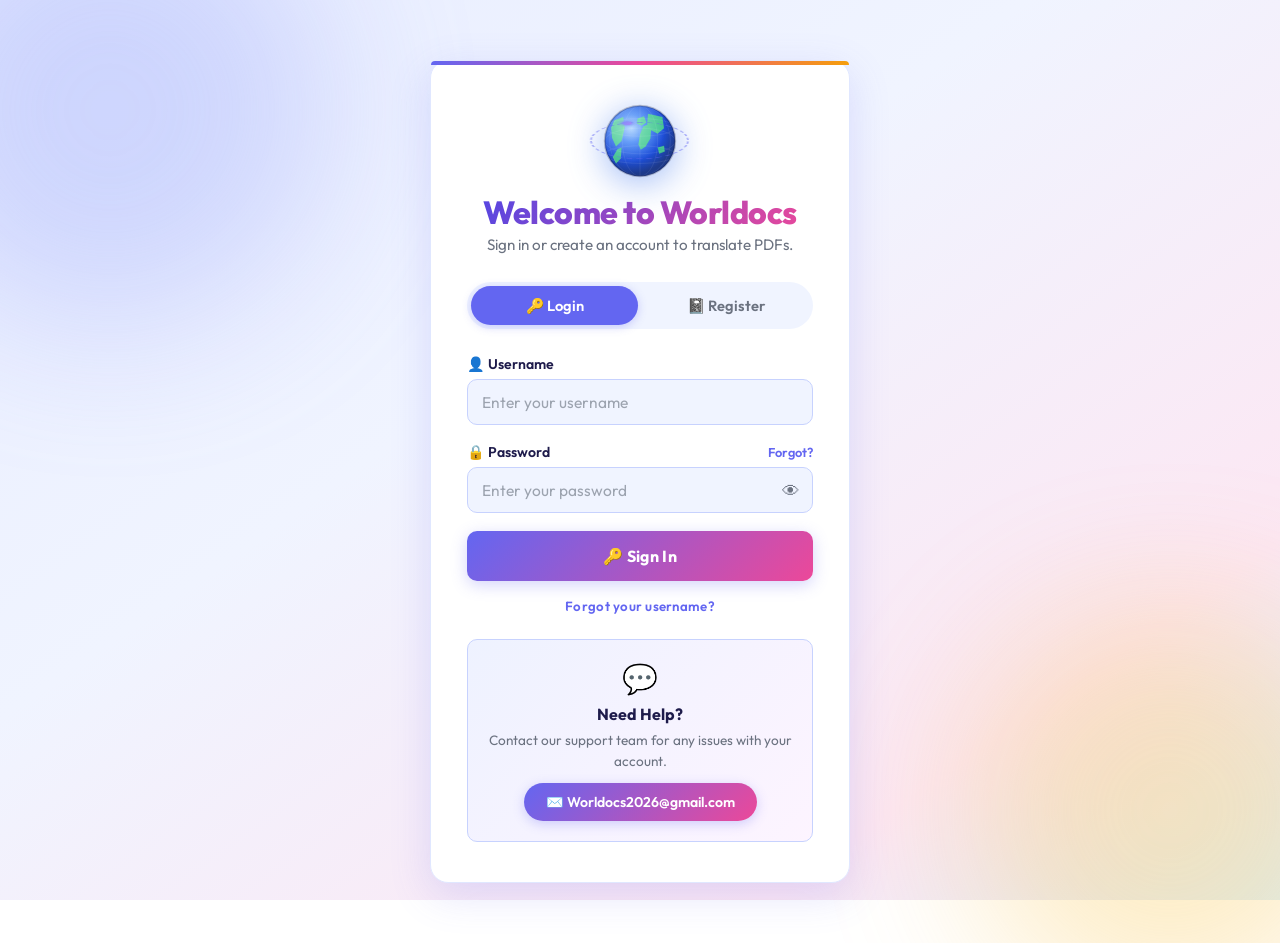
<file: index.html>
<!DOCTYPE html>
<html lang="en">
<head>
  <meta charset="UTF-8">
  <meta name="viewport" content="width=device-width, initial-scale=1.0">
  <title>Worldocs – PDF Translator</title>
  <meta name="description" content="Translate your PDF documents to 20+ languages instantly with Worldocs.">
  <link rel="preconnect" href="https://fonts.googleapis.com">
  <link rel="preconnect" href="https://fonts.gstatic.com" crossorigin>
  <link href="https://fonts.googleapis.com/css2?family=Outfit:wght@300;400;500;600;700;800&display=swap" rel="stylesheet">
  <link rel="stylesheet" href="style.css?v=1.2">
  <script src="config.js"></script>
  <script>
    if (!localStorage.getItem('access_token')) {
      window.location.href = 'login.html';
    }
  </script>
  <style>
    .lang-row {
      display: flex;
      align-items: flex-end;
      gap: 12px;
      margin-bottom: 6px;
    }
    .lang-row .select-wrapper { flex: 1; margin: 0; }
    .file-chip {
      display: inline-flex;
      align-items: center;
      gap: 8px;
      background: #eef2ff;
      color: var(--primary-dark);
      border-radius: 50px;
      padding: 6px 14px;
      font-size: 0.85rem;
      font-weight: 600;
      max-width: 100%;
      overflow: hidden;
      text-overflow: ellipsis;
      white-space: nowrap;
    }
    .file-chip .remove-file {
      cursor: pointer;
      font-size: 1rem;
      line-height: 1;
      opacity: 0.7;
      transition: opacity 0.2s;
    }
    .file-chip .remove-file:hover { opacity: 1; }

    /* Session timeout banner */
    #session-warning {
      display: none;
      position: fixed;
      top: 0; left: 0; right: 0;
      z-index: 9999;
      background: linear-gradient(90deg,#f97316,#ef4444);
      color: #fff;
      text-align: center;
      padding: 12px 20px;
      font-size: 0.93rem;
      font-weight: 600;
      animation: slideDown 0.3s ease;
      box-shadow: 0 4px 20px rgba(239,68,68,0.35);
    }
    #session-warning.show { display: block; }
    #session-warning button {
      margin-left: 14px;
      background: rgba(255,255,255,0.25);
      border: 1.5px solid rgba(255,255,255,0.6);
      color: #fff;
      font-weight: 700;
      padding: 4px 14px;
      border-radius: 20px;
      cursor: pointer;
      font-size: 0.85rem;
      width: auto;
      display: inline-block;
      transition: background 0.2s;
    }
    #session-warning button:hover { background: rgba(255,255,255,0.4); }
    @keyframes slideDown { from{transform:translateY(-100%)} to{transform:none} }

    /* File-type error */
    .file-type-error {
      display: none;
      margin-bottom: 14px;
      padding: 12px 16px;
      background: #fff1f2;
      border: 1.5px solid #fecdd3;
      border-radius: 10px;
      color: #9f1239;
      font-weight: 600;
      font-size: 0.9rem;
      animation: shake 0.4s ease;
    }
    /* Failed translation card */
    .fail-card {
      display: none;
      margin-top: 18px;
      padding: 18px 20px;
      background: #fff1f2;
      border: 1.5px solid #fecdd3;
      border-radius: var(--radius-sm);
      color: #9f1239;
    }
    .fail-card h4 { margin: 0 0 6px; font-size: 1rem; }
    .fail-card p  { margin: 0; font-size: 0.87rem; color: #be123c; }
    .fail-card .retry-btn {
      margin-top: 12px;
      background: linear-gradient(135deg,#ef4444,#dc2626);
      color:#fff; border:none; border-radius:8px;
      padding:8px 20px; font-weight:700; font-size:0.88rem;
      cursor:pointer; width:auto;
    }
  </style>
</head>
<body>
  <div class="container wide">
    <!-- Header -->
    <div class="page-header">
      <div style="display:flex; align-items:center; gap:14px;">
        <!-- 3D Earth Globe -->
        <div class="earth-wrap" style="width:56px; height:56px; flex-shrink:0;">
          <svg class="globe-svg" style="width:56px;height:56px;" viewBox="0 0 100 100" xmlns="http://www.w3.org/2000/svg">
            <defs>
              <radialGradient id="idx-ocean" cx="38%" cy="32%" r="65%">
                <stop offset="0%"   stop-color="#93c5fd"/>
                <stop offset="30%"  stop-color="#3b82f6"/>
                <stop offset="70%"  stop-color="#1d4ed8"/>
                <stop offset="100%" stop-color="#1e3a8a"/>
              </radialGradient>
              <radialGradient id="idx-shine" cx="32%" cy="28%" r="55%">
                <stop offset="0%"   stop-color="rgba(255,255,255,0.38)"/>
                <stop offset="100%" stop-color="rgba(255,255,255,0)"/>
              </radialGradient>
              <clipPath id="idx-clip"><circle cx="50" cy="50" r="44"/></clipPath>
            </defs>
            <circle cx="50" cy="50" r="44" fill="url(#idx-ocean)"/>
            <g class="globe-rotate" clip-path="url(#idx-clip)">
              <path d="M54,32 L60,29 L64,36 L63,47 L57,57 L51,61 L48,54 L50,42 Z" fill="#4ade80" opacity="0.82"/>
              <path d="M47,22 L55,19 L58,27 L52,31 L46,28 Z" fill="#4ade80" opacity="0.82"/>
              <path d="M60,16 L78,20 L80,34 L72,41 L63,36 L59,28 Z" fill="#4ade80" opacity="0.82"/>
              <path d="M18,24 L29,20 L31,33 L27,50 L20,57 L15,46 L14,33 Z" fill="#4ade80" opacity="0.82"/>
              <path d="M22,60 L27,58 L26,72 L20,78 L16,70 Z" fill="#4ade80" opacity="0.8"/>
              <path d="M72,58 L80,56 L81,63 L74,66 Z" fill="#4ade80" opacity="0.78"/>
              <ellipse cx="50" cy="33" rx="44" ry="11" fill="none" stroke="rgba(255,255,255,0.18)" stroke-width="0.6"/>
              <ellipse cx="50" cy="50" rx="44" ry="16" fill="none" stroke="rgba(255,255,255,0.18)" stroke-width="0.6"/>
              <ellipse cx="50" cy="67" rx="44" ry="11" fill="none" stroke="rgba(255,255,255,0.18)" stroke-width="0.6"/>
              <line x1="50" y1="6" x2="50" y2="94" stroke="rgba(255,255,255,0.18)" stroke-width="0.6"/>
              <ellipse cx="50" cy="50" rx="22" ry="44" fill="none" stroke="rgba(255,255,255,0.15)" stroke-width="0.6"/>
              <ellipse cx="50" cy="50" rx="38" ry="44" fill="none" stroke="rgba(255,255,255,0.15)" stroke-width="0.6"/>
            </g>
            <circle cx="50" cy="50" r="44" fill="url(#idx-shine)"/>
            <circle cx="50" cy="50" r="44" fill="none" stroke="rgba(0,0,30,0.22)" stroke-width="2.5"/>
          </svg>
          <div class="globe-orbit">
            <div class="orbit-dot"></div>
            <div class="orbit-dot"></div>
            <div class="orbit-dot"></div>
          </div>
        </div>
        <div>
          <h1 style="margin:0;">Worldocs</h1>
          <p class="subtitle" style="margin:0; font-size:0.82rem;">PDF Translation Platform</p>
        </div>
      </div>
      <div class="nav-links">
        <a href="dashboard.html" class="nav-btn" data-tooltip="View history">
          &#128202; Dashboard
        </a>
        <a href="#" onclick="logout()" class="nav-btn danger" data-tooltip="Sign out">
          &#128682; Logout
        </a>
      </div>
    </div>

    <!-- Session Timeout Warning Banner -->
    <div id="session-warning">
      ⏰ Your session expires in <strong id="session-countdown">5:00</strong> due to inactivity.
      <button onclick="resetSessionTimer()">Stay Logged In</button>
      <button onclick="logout()" style="background:rgba(0,0,0,0.2);">Logout Now</button>
    </div>

    <!-- Drop Zone -->
    <div class="drop-area" id="dropArea">
      <div class="drop-icon">&#128196;</div>
      <div class="drop-label" id="dropLabel">Drag &amp; Drop your PDF or DOCX here</div>
      <div class="drop-sub">or click to browse files &nbsp;·&nbsp; PDF &amp; DOCX supported</div>
    </div>
    <input type="file" id="pdfFile" accept=".pdf,.docx" hidden>

    <!-- File-type error -->
    <div class="file-type-error" id="fileTypeError">
      ⛔ Only PDF (.pdf) and Word (.docx) files are supported. Please select a valid file.
    </div>

    <!-- File chosen chip -->
    <div id="fileChip" style="display:none; margin-bottom: 16px;">
      <span class="file-chip">
        &#128206; <span id="fileChipName"></span>
        <span class="remove-file" onclick="removeFile()" title="Remove file">&#10005;</span>
      </span>
    </div>

    <!-- Language Selector -->
    <div class="select-wrapper">
      <label class="select-label">&#127760; Translate To</label>
      <select id="language">
        <optgroup label="Indo-Aryan / Dravidian">
          <option value="en">🇬🇧 English</option>
          <option value="hi">🇮🇳 Hindi</option>
          <option value="mr">🇮🇳 Marathi</option>
          <option value="bn">🇧🇩 Bengali</option>
          <option value="gu">🇮🇳 Gujarati</option>
          <option value="pa">🇮🇳 Punjabi</option>
          <option value="ta">🇮🇳 Tamil</option>
          <option value="te">🇮🇳 Telugu</option>
          <option value="kn">🇮🇳 Kannada</option>
          <option value="ml">🇮🇳 Malayalam</option>
          <option value="ur">🇵🇰 Urdu</option>
        </optgroup>
        <optgroup label="European">
          <option value="fr">🇫🇷 French</option>
          <option value="es">🇪🇸 Spanish</option>
          <option value="de">🇩🇪 German</option>
          <option value="pt">🇵🇹 Portuguese</option>
          <option value="it">🇮🇹 Italian</option>
          <option value="nl">🇳🇱 Dutch</option>
          <option value="ru">🇷🇺 Russian</option>
        </optgroup>
        <optgroup label="Middle East">
          <option value="ar">🇸🇦 Arabic</option>
        </optgroup>
        <optgroup label="East Asian">
          <option value="zh-CN">🇨🇳 Chinese (Simplified)</option>
          <option value="ja">🇯🇵 Japanese</option>
          <option value="ko">🇰🇷 Korean</option>
        </optgroup>
      </select>
    </div>

    <!-- Translate Button -->
    <button id="translateBtn" onclick="uploadPDF()">
      &#10024; Translate Document
    </button>

    <!-- File Warning -->
    <div id="fileWarning" style="display:none; margin-top:14px; padding:12px 16px; background:#fff7ed; border:1.5px solid #fed7aa; border-radius:10px; color:#9a3412; font-weight:500; font-size:0.92rem; align-items:center; gap:10px; animation: shake 0.4s ease;">
      &#9888;&#65039; Please select a PDF or DOCX file before clicking Translate.
    </div>

    <!-- Progress Loader -->
    <div id="loader" style="display:none; margin-top:22px; padding:20px; background:var(--bg); border-radius:var(--radius-sm); border:1.5px solid var(--border);">
      <p style="font-weight:700; color:var(--primary-dark); margin-bottom:12px; font-size:0.95rem;">
        <span style="animation: pulse 1s ease-in-out infinite; display:inline-block;">&#9203;</span> Translating your document&hellip;
      </p>
      <div class="progress-track">
        <div id="progressBar"></div>
      </div>
      <p id="percent" style="color:var(--primary); font-weight:700; font-size:1rem; margin-top:8px;">0%</p>
    </div>

    <!-- Failure Card -->
    <div class="fail-card" id="failCard">
      <h4>❌ Translation Failed</h4>
      <p id="failMsg">An error occurred while translating your document. Please check the file and try again.</p>
      <button class="retry-btn" onclick="resetForRetry()">🔄 Try Again</button>
    </div>

    <!-- Status -->
    <p id="status"></p>

    <!-- Help & Feedback -->
    <div class="help-section">
      <div class="help-icon">&#128172;</div>
      <h3>Help &amp; Feedback</h3>
      <p>Having trouble or want to share feedback? We'd love to hear from you!</p>
      <a href="mailto:Worldocs2026@gmail.com?subject=Worldocs%20Feedback" class="help-email-btn">
        &#9993; Worldocs2026@gmail.com
      </a>
    </div>
  </div>

  <script>
    const API = window.API_CONFIG.API_URL;
    const userToken = localStorage.getItem('access_token');

    // ── Session Idle Timeout (30 min) ──────────────────────────────────────
    const SESSION_TIMEOUT_MS  = 30 * 60 * 1000;  // 30 minutes
    const SESSION_WARN_BEFORE = 5  * 60 * 1000;  // warn 5 mins before
    let _sessionTimer, _warnTimer, _warnCountdown;

    function resetSessionTimer() {
      clearTimeout(_sessionTimer);
      clearTimeout(_warnTimer);
      clearInterval(_warnCountdown);
      document.getElementById('session-warning').classList.remove('show');

      // Schedule warning at 25 min
      _warnTimer = setTimeout(() => showSessionWarning(), SESSION_TIMEOUT_MS - SESSION_WARN_BEFORE);
      // Schedule logout at 30 min
      _sessionTimer = setTimeout(() => { logout(); }, SESSION_TIMEOUT_MS);
    }

    function showSessionWarning() {
      const banner = document.getElementById('session-warning');
      banner.classList.add('show');
      let secs = (SESSION_WARN_BEFORE / 1000);
      const el = document.getElementById('session-countdown');
      el.textContent = fmt(secs);
      _warnCountdown = setInterval(() => {
        secs--;
        el.textContent = fmt(secs);
        if (secs <= 0) { clearInterval(_warnCountdown); logout(); }
      }, 1000);
    }

    function fmt(s) {
      const m = Math.floor(s / 60), r = Math.floor(s % 60);
      return `${m}:${String(r).padStart(2,'0')}`;
    }

    // Reset timer on any user activity
    ['mousemove','keydown','click','scroll','touchstart'].forEach(ev =>
      document.addEventListener(ev, resetSessionTimer, { passive: true })
    );
    resetSessionTimer(); // kick off on load

    function logout() {
      localStorage.removeItem('access_token');
      window.location.href = 'login.html';
    }

    // ── File handling ──────────────────────────────────────────────────────
    const ALLOWED_EXTS = ['.pdf', '.docx'];

    const dropArea     = document.getElementById('dropArea');
    const fileInput    = document.getElementById('pdfFile');
    const dropLabel    = document.getElementById('dropLabel');
    const fileChip     = document.getElementById('fileChip');
    const fileChipName = document.getElementById('fileChipName');

    dropArea.addEventListener('click', () => fileInput.click());
    dropArea.addEventListener('dragover', (e) => { e.preventDefault(); dropArea.classList.add('dragging'); });
    dropArea.addEventListener('dragleave', () => dropArea.classList.remove('dragging'));
    dropArea.addEventListener('drop', (e) => {
      e.preventDefault();
      dropArea.classList.remove('dragging');
      fileInput.files = e.dataTransfer.files;
      handleFileSelected();
    });
    fileInput.addEventListener('change', handleFileSelected);

    function isAllowedFile(file) {
      if (!file) return false;
      const name = (file.name || '').toLowerCase();
      return ALLOWED_EXTS.some(ext => name.endsWith(ext));
    }

    function handleFileSelected() {
      const file = fileInput.files[0];
      const typeErr = document.getElementById('fileTypeError');
      if (!file) return;

      if (!isAllowedFile(file)) {
        typeErr.style.display = 'block';
        fileInput.value = '';
        dropArea.classList.remove('has-file');
        dropLabel.textContent = 'Drag & Drop your PDF or DOCX here';
        fileChip.style.display = 'none';
        return;
      }
      typeErr.style.display = 'none';
      dropArea.classList.add('has-file');
      const icon = file.name.endsWith('.docx') ? '📝' : '📄';
      dropLabel.textContent = '✅ File ready!';
      fileChipName.textContent = file.name;
      fileChip.style.display = 'block';
      document.getElementById('fileWarning').style.display = 'none';
      document.getElementById('failCard').style.display = 'none';
    }

    function removeFile() {
      fileInput.value = '';
      dropArea.classList.remove('has-file');
      dropLabel.textContent = 'Drag & Drop your PDF or DOCX here';
      fileChip.style.display = 'none';
      document.getElementById('fileTypeError').style.display = 'none';
    }

    function resetForRetry() {
      document.getElementById('failCard').style.display = 'none';
      document.getElementById('status').textContent = '';
      const btn = document.getElementById('translateBtn');
      btn.disabled = false;
      btn.innerHTML = '&#10024; Translate Document';
      removeFile();
    }

    // ── Upload & Translate ─────────────────────────────────────────────────
    async function uploadPDF() {
      const statusEl = document.getElementById('status');
      const loader   = document.getElementById('loader');
      const bar      = document.getElementById('progressBar');
      const percent  = document.getElementById('percent');
      const warning  = document.getElementById('fileWarning');
      const failCard = document.getElementById('failCard');
      const failMsg  = document.getElementById('failMsg');
      const btn      = document.getElementById('translateBtn');

      failCard.style.display = 'none';
      statusEl.textContent   = '';

      if (fileInput.files.length === 0) {
        warning.style.display = 'flex';
        dropArea.style.borderColor = '#f97316';
        setTimeout(() => { dropArea.style.borderColor = ''; }, 1600);
        return;
      }

      const chosenFile = fileInput.files[0];
      if (!isAllowedFile(chosenFile)) {
        document.getElementById('fileTypeError').style.display = 'block';
        return;
      }

      warning.style.display   = 'none';
      loader.style.display    = 'block';
      btn.disabled            = true;
      btn.textContent         = '⏳ Uploading…';

      const formData = new FormData();
      formData.append('file', chosenFile);
      formData.append('language', document.getElementById('language').value);

      function showFail(msg) {
        loader.style.display = 'none';
        btn.disabled = false;
        btn.innerHTML = '&#10024; Translate Document';
        failMsg.textContent = msg || 'An unexpected error occurred. Please try again.';
        failCard.style.display = 'block';
      }

      try {
        const response = await fetch(`${API}/translate`, {
          method: 'POST',
          headers: { 'Authorization': `Bearer ${userToken}` },
          body: formData
        });
        if (response.status === 401) { logout(); return; }
        if (!response.ok) {
          const errData = await response.json().catch(() => ({}));
          showFail('❌ ' + (errData.detail || 'Upload rejected by server.'));
          return;
        }

        const data        = await response.json();
        const taskId      = data.task_id;
        const downloadUrl = data.download_url;

        btn.textContent = '🔄 Translating…';

        const socket = new WebSocket(`${window.API_CONFIG.WS_URL}/progress/${taskId}`);
        socket.onmessage = function (event) {
          const msg = JSON.parse(event.data);
          if (msg.progress < 0) {
            socket.close();
            showFail('❌ Translation failed on the server. The document may be corrupted, password-protected, or too complex. Please try a different file.');
            return;
          }
          bar.style.width    = msg.progress + '%';
          percent.textContent = msg.progress + '%';
          if (msg.progress >= 100) {
            statusEl.textContent = '🎉 Translation complete! Download starting…';
            statusEl.className   = 'success';
            btn.innerHTML = '✅ Done!';
            window.location.href = downloadUrl;
            socket.close();
          }
        };
        socket.onerror = function() {
          showFail('❌ Lost connection to server. Please refresh the page and try again.');
        };
      } catch (err) {
        showFail('❌ Network error. Please check your connection and try again.');
      }
    }
  </script>
</body>
</html>
</file>
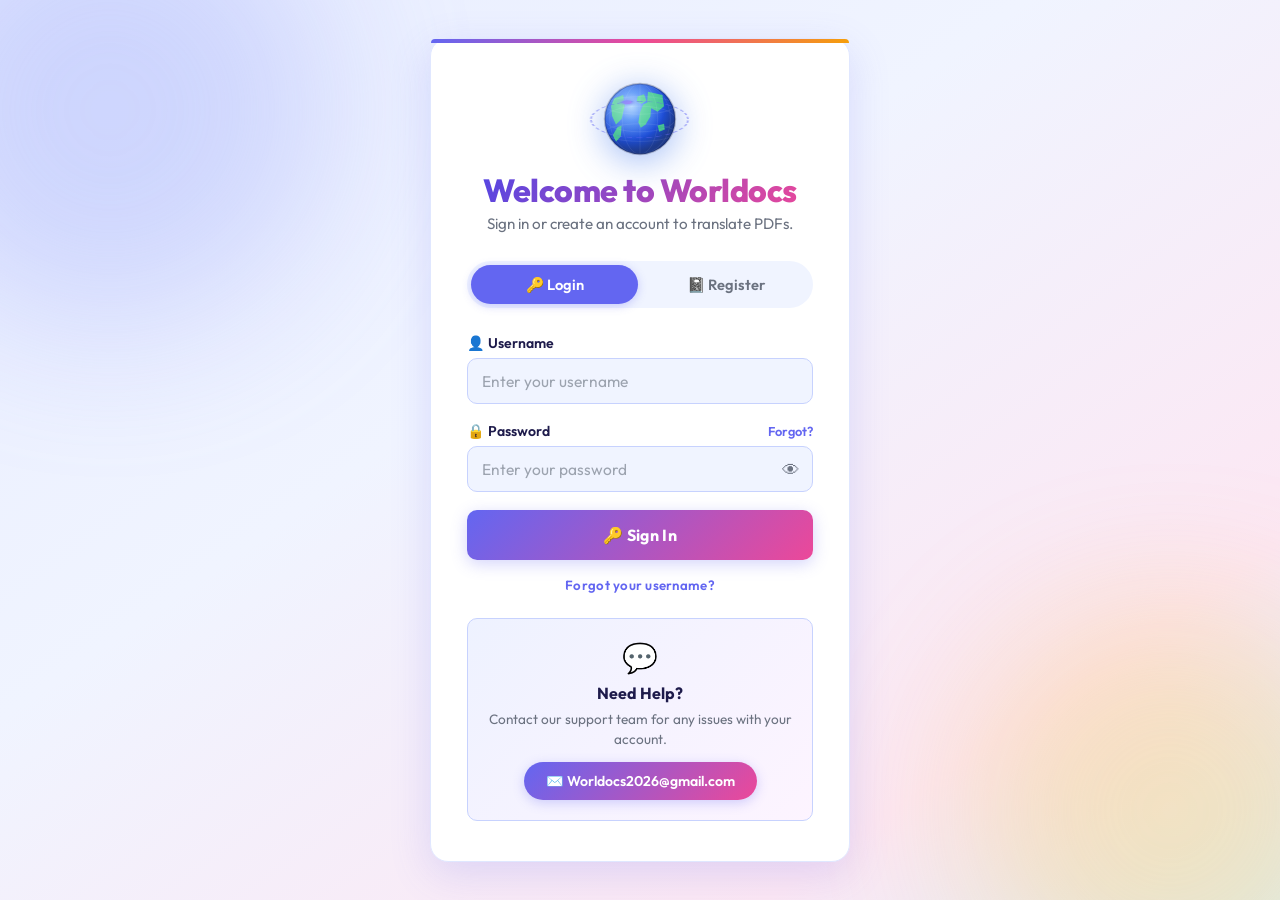
<file: frontend/index.html>
<!DOCTYPE html>
<html lang="en">
<head>
  <meta charset="UTF-8">
  <meta name="viewport" content="width=device-width, initial-scale=1.0">
  <title>Worldocs – PDF Translator</title>
  <meta name="description" content="Translate your PDF documents to 20+ languages instantly with Worldocs.">
  <link rel="preconnect" href="https://fonts.googleapis.com">
  <link rel="preconnect" href="https://fonts.gstatic.com" crossorigin>
  <link href="https://fonts.googleapis.com/css2?family=Outfit:wght@300;400;500;600;700;800&display=swap" rel="stylesheet">
  <link rel="stylesheet" href="style.css">
  <style>
    .lang-row {
      display: flex;
      align-items: flex-end;
      gap: 12px;
      margin-bottom: 6px;
    }
    .lang-row .select-wrapper { flex: 1; margin: 0; }
    .file-chip {
      display: inline-flex;
      align-items: center;
      gap: 8px;
      background: #eef2ff;
      color: var(--primary-dark);
      border-radius: 50px;
      padding: 6px 14px;
      font-size: 0.85rem;
      font-weight: 600;
      max-width: 100%;
      overflow: hidden;
      text-overflow: ellipsis;
      white-space: nowrap;
    }
    .file-chip .remove-file {
      cursor: pointer;
      font-size: 1rem;
      line-height: 1;
      opacity: 0.7;
      transition: opacity 0.2s;
    }
    .file-chip .remove-file:hover { opacity: 1; }
  </style>
</head>
<body>
  <div class="container wide">
    <!-- Header -->
    <div class="page-header">
      <div style="display:flex; align-items:center; gap:14px;">
        <!-- 3D Earth Globe -->
        <div class="earth-wrap" style="width:56px; height:56px; flex-shrink:0;">
          <svg class="globe-svg" style="width:56px;height:56px;" viewBox="0 0 100 100" xmlns="http://www.w3.org/2000/svg">
            <defs>
              <radialGradient id="idx-ocean" cx="38%" cy="32%" r="65%">
                <stop offset="0%"   stop-color="#93c5fd"/>
                <stop offset="30%"  stop-color="#3b82f6"/>
                <stop offset="70%"  stop-color="#1d4ed8"/>
                <stop offset="100%" stop-color="#1e3a8a"/>
              </radialGradient>
              <radialGradient id="idx-shine" cx="32%" cy="28%" r="55%">
                <stop offset="0%"   stop-color="rgba(255,255,255,0.38)"/>
                <stop offset="100%" stop-color="rgba(255,255,255,0)"/>
              </radialGradient>
              <clipPath id="idx-clip"><circle cx="50" cy="50" r="44"/></clipPath>
            </defs>
            <circle cx="50" cy="50" r="44" fill="url(#idx-ocean)"/>
            <g class="globe-rotate" clip-path="url(#idx-clip)">
              <path d="M54,32 L60,29 L64,36 L63,47 L57,57 L51,61 L48,54 L50,42 Z" fill="#4ade80" opacity="0.82"/>
              <path d="M47,22 L55,19 L58,27 L52,31 L46,28 Z" fill="#4ade80" opacity="0.82"/>
              <path d="M60,16 L78,20 L80,34 L72,41 L63,36 L59,28 Z" fill="#4ade80" opacity="0.82"/>
              <path d="M18,24 L29,20 L31,33 L27,50 L20,57 L15,46 L14,33 Z" fill="#4ade80" opacity="0.82"/>
              <path d="M22,60 L27,58 L26,72 L20,78 L16,70 Z" fill="#4ade80" opacity="0.8"/>
              <path d="M72,58 L80,56 L81,63 L74,66 Z" fill="#4ade80" opacity="0.78"/>
              <ellipse cx="50" cy="33" rx="44" ry="11" fill="none" stroke="rgba(255,255,255,0.18)" stroke-width="0.6"/>
              <ellipse cx="50" cy="50" rx="44" ry="16" fill="none" stroke="rgba(255,255,255,0.18)" stroke-width="0.6"/>
              <ellipse cx="50" cy="67" rx="44" ry="11" fill="none" stroke="rgba(255,255,255,0.18)" stroke-width="0.6"/>
              <line x1="50" y1="6" x2="50" y2="94" stroke="rgba(255,255,255,0.18)" stroke-width="0.6"/>
              <ellipse cx="50" cy="50" rx="22" ry="44" fill="none" stroke="rgba(255,255,255,0.15)" stroke-width="0.6"/>
              <ellipse cx="50" cy="50" rx="38" ry="44" fill="none" stroke="rgba(255,255,255,0.15)" stroke-width="0.6"/>
            </g>
            <circle cx="50" cy="50" r="44" fill="url(#idx-shine)"/>
            <circle cx="50" cy="50" r="44" fill="none" stroke="rgba(0,0,30,0.22)" stroke-width="2.5"/>
          </svg>
          <div class="globe-orbit">
            <div class="orbit-dot"></div>
            <div class="orbit-dot"></div>
            <div class="orbit-dot"></div>
          </div>
        </div>
        <div>
          <h1 style="margin:0;">Worldocs</h1>
          <p class="subtitle" style="margin:0; font-size:0.82rem;">PDF Translation Platform</p>
        </div>
      </div>
      <div class="nav-links">
        <a href="dashboard.html" class="nav-btn" data-tooltip="View history">
          &#128202; Dashboard
        </a>
        <a href="#" onclick="logout()" class="nav-btn danger" data-tooltip="Sign out">
          &#128682; Logout
        </a>
      </div>
    </div>

    <!-- Drop Zone -->
    <div class="drop-area" id="dropArea">
      <div class="drop-icon">&#128196;</div>
      <div class="drop-label" id="dropLabel">Drag &amp; Drop your PDF here</div>
      <div class="drop-sub">or click to browse files</div>
    </div>
    <input type="file" id="pdfFile" accept=".pdf" hidden>

    <!-- File chosen chip -->
    <div id="fileChip" style="display:none; margin-bottom: 16px;">
      <span class="file-chip">
        &#128206; <span id="fileChipName"></span>
        <span class="remove-file" onclick="removeFile()" title="Remove file">&#10005;</span>
      </span>
    </div>

    <!-- Language Selector -->
    <div class="select-wrapper">
      <label class="select-label">&#127760; Translate To</label>
      <select id="language">
        <optgroup label="Indo-Aryan / Dravidian">
          <option value="en">🇬🇧 English</option>
          <option value="hi">🇮🇳 Hindi</option>
          <option value="mr">🇮🇳 Marathi</option>
          <option value="bn">🇧🇩 Bengali</option>
          <option value="gu">🇮🇳 Gujarati</option>
          <option value="pa">🇮🇳 Punjabi</option>
          <option value="ta">🇮🇳 Tamil</option>
          <option value="te">🇮🇳 Telugu</option>
          <option value="kn">🇮🇳 Kannada</option>
          <option value="ml">🇮🇳 Malayalam</option>
          <option value="ur">🇵🇰 Urdu</option>
        </optgroup>
        <optgroup label="European">
          <option value="fr">🇫🇷 French</option>
          <option value="es">🇪🇸 Spanish</option>
          <option value="de">🇩🇪 German</option>
          <option value="pt">🇵🇹 Portuguese</option>
          <option value="it">🇮🇹 Italian</option>
          <option value="nl">🇳🇱 Dutch</option>
          <option value="ru">🇷🇺 Russian</option>
        </optgroup>
        <optgroup label="Middle East">
          <option value="ar">🇸🇦 Arabic</option>
        </optgroup>
        <optgroup label="East Asian">
          <option value="zh-CN">🇨🇳 Chinese (Simplified)</option>
          <option value="ja">🇯🇵 Japanese</option>
          <option value="ko">🇰🇷 Korean</option>
        </optgroup>
      </select>
    </div>

    <!-- Translate Button -->
    <button id="translateBtn" onclick="uploadPDF()">
      &#10024; Translate PDF
    </button>

    <!-- File Warning -->
    <div id="fileWarning" style="display:none; margin-top:14px; padding:12px 16px; background:#fff7ed; border:1.5px solid #fed7aa; border-radius:10px; color:#9a3412; font-weight:500; font-size:0.92rem; align-items:center; gap:10px; animation: shake 0.4s ease;">
      &#9888;&#65039; Please select a PDF file before clicking Translate.
    </div>

    <!-- Progress Loader -->
    <div id="loader" style="display:none; margin-top:22px; padding:20px; background:var(--bg); border-radius:var(--radius-sm); border:1.5px solid var(--border);">
      <p style="font-weight:700; color:var(--primary-dark); margin-bottom:12px; font-size:0.95rem;">
        <span style="animation: pulse 1s ease-in-out infinite; display:inline-block;">&#9203;</span> Translating your PDF&hellip;
      </p>
      <div class="progress-track">
        <div id="progressBar"></div>
      </div>
      <p id="percent" style="color:var(--primary); font-weight:700; font-size:1rem; margin-top:8px;">0%</p>
    </div>

    <!-- Status -->
    <p id="status"></p>

    <!-- Help & Feedback -->
    <div class="help-section">
      <div class="help-icon">&#128172;</div>
      <h3>Help &amp; Feedback</h3>
      <p>Having trouble or want to share feedback? We'd love to hear from you!</p>
      <a href="mailto:Worldocs2026@gmail.com?subject=Worldocs%20Feedback" class="help-email-btn">
        &#9993; Worldocs2026@gmail.com
      </a>
    </div>
  </div>

  <script>
    const API = (window.location.origin && window.location.origin !== 'null')
      ? window.location.origin
      : 'http://127.0.0.1:8000';
    function checkAuth() {
      const token = localStorage.getItem('access_token');
      if (!token) window.location.href = 'login.html';
      return token;
    }
    function logout() {
      localStorage.removeItem('access_token');
      window.location.href = 'login.html';
    }
    const userToken = checkAuth();

    const dropArea     = document.getElementById('dropArea');
    const fileInput    = document.getElementById('pdfFile');
    const dropLabel    = document.getElementById('dropLabel');
    const fileChip     = document.getElementById('fileChip');
    const fileChipName = document.getElementById('fileChipName');

    dropArea.addEventListener('click', () => fileInput.click());
    dropArea.addEventListener('dragover', (e) => { e.preventDefault(); dropArea.classList.add('dragging'); });
    dropArea.addEventListener('dragleave', () => dropArea.classList.remove('dragging'));
    dropArea.addEventListener('drop', (e) => {
      e.preventDefault();
      dropArea.classList.remove('dragging');
      fileInput.files = e.dataTransfer.files;
      handleFileSelected();
    });
    fileInput.addEventListener('change', handleFileSelected);

    function handleFileSelected() {
      const file = fileInput.files[0];
      if (file) {
        dropArea.classList.add('has-file');
        dropLabel.textContent = '\u2705 File ready!';
        fileChipName.textContent = file.name;
        fileChip.style.display = 'block';
        document.getElementById('fileWarning').style.display = 'none';
      }
    }

    function removeFile() {
      fileInput.value = '';
      dropArea.classList.remove('has-file');
      dropLabel.textContent = 'Drag & Drop your PDF here';
      fileChip.style.display = 'none';
    }

    async function uploadPDF() {
      const status  = document.getElementById('status');
      const loader  = document.getElementById('loader');
      const bar     = document.getElementById('progressBar');
      const percent = document.getElementById('percent');
      const warning = document.getElementById('fileWarning');
      const btn     = document.getElementById('translateBtn');

      if (fileInput.files.length === 0) {
        warning.style.display = 'flex';
        dropArea.style.borderColor = '#f97316';
        setTimeout(() => { dropArea.style.borderColor = ''; }, 1600);
        return;
      }
      warning.style.display = 'none';
      loader.style.display  = 'block';
      btn.disabled = true;
      btn.textContent = '\u23f3 Uploading\u2026';

      const formData = new FormData();
      formData.append('file', fileInput.files[0]);
      formData.append('language', document.getElementById('language').value);

      try {
        const response = await fetch(`${API}/translate`, {
          method: 'POST',
          headers: { 'Authorization': `Bearer ${userToken}` },
          body: formData
        });
        if (response.status === 401) { logout(); return; }

        const data        = await response.json();
        const taskId      = data.task_id;
        const downloadUrl = data.download_url;

        btn.textContent = '\ud83d\udd04 Translating\u2026';

        const wsProto = window.location.protocol === 'https:' ? 'wss:' : 'ws:';
        const socket = new WebSocket(`${wsProto}//${window.location.host}/progress/${taskId}`);
        socket.onmessage = function (event) {
          const msg = JSON.parse(event.data);
          if (msg.progress < 0) {
            status.textContent = '\u274c An error occurred. Please try again.';
            status.className = 'error';
            loader.style.display = 'none';
            btn.disabled = false;
            btn.innerHTML = '&#10024; Translate PDF';
            socket.close(); return;
          }
          bar.style.width = msg.progress + '%';
          percent.textContent = msg.progress + '%';
          if (msg.progress >= 100) {
            status.textContent = '\ud83c\udf89 Translation complete! Download starting\u2026';
            status.className = 'success';
            btn.innerHTML = '\u2705 Done!';
            window.location.href = downloadUrl;
            socket.close();
          }
        };
      } catch (err) {
        status.textContent = '\u274c Connection error. Is the server running?';
        status.className = 'error';
        btn.disabled = false;
        btn.innerHTML = '&#10024; Translate PDF';
        loader.style.display = 'none';
      }
    }
  </script>
</body>
</html>
</file>
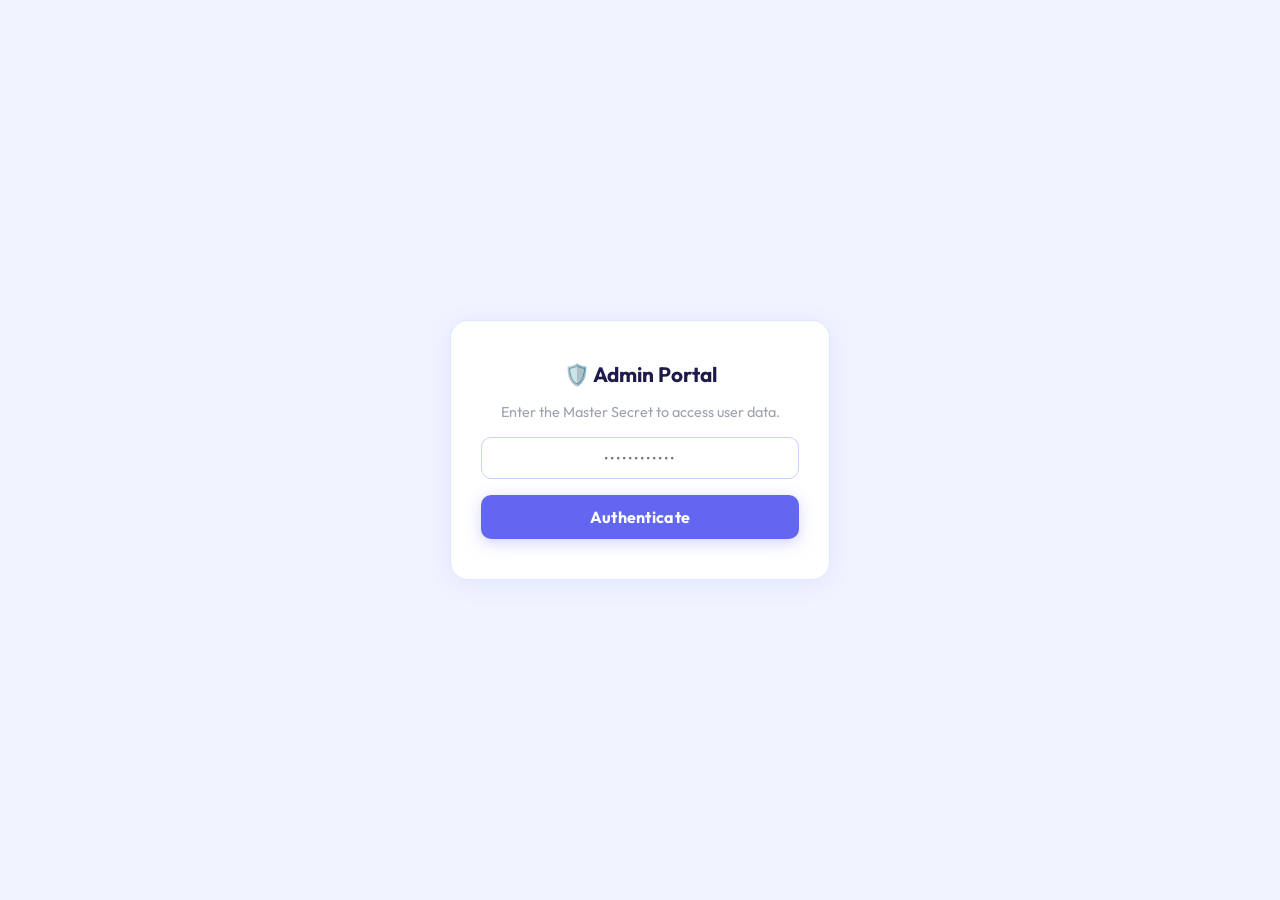
<file: admin.html>
<!DOCTYPE html>
<html lang="en">
<head>
  <meta charset="UTF-8">
  <meta name="viewport" content="width=device-width, initial-scale=1.0">
  <title>Admin Panel – Worldocs</title>
  <link rel="preconnect" href="https://fonts.googleapis.com">
  <link href="https://fonts.googleapis.com/css2?family=Outfit:wght@300;400;500;600;700;800&display=swap" rel="stylesheet">
  <link rel="stylesheet" href="style.css?v=1.2">
  <style>
    body { padding-top: 5vh; }
    .page-header h1 { color: #1e1b4b; display: flex; align-items: center; gap: 8px; }
    
    /* Login Modal Overlay */
    #admin-login-overlay {
      position: fixed; inset: 0; background: var(--bg);
      display: flex; align-items: center; justify-content: center;
      z-index: 9999;
    }
    .login-box {
      max-width: 380px; width: 100%;
      background: #fff; padding: 40px 30px;
      border-radius: var(--radius);
      box-shadow: var(--shadow);
      border: 1px solid var(--border);
      text-align: center;
    }
    .login-box input {
      width: 100%; padding: 12px; margin: 16px 0;
      border: 1.5px solid var(--border-strong);
      border-radius: 10px; font-family: 'Outfit';
      outline: none; box-sizing: border-box; text-align: center;
      letter-spacing: 2px;
    }
    .login-box input:focus { border-color: var(--primary); }
    .login-box button {
      width: 100%; padding: 12px;
      background: var(--primary); color: #fff;
      font-weight: 700; border: none; border-radius: 10px;
      cursor: pointer;
    }

    /* Admin UI */
    #admin-content { display: none; width: 100%; max-width: 1000px; margin: 0 auto; }
    
    .stats-row {
      display: grid; grid-template-columns: repeat(4, 1fr);
      gap: 16px; margin-bottom: 24px;
    }
    .stat-card {
      background: #fff; padding: 20px;
      border-radius: var(--radius-sm); border: 1.5px solid var(--border);
      text-align: center; box-shadow: var(--shadow-sm);
    }
    .stat-val { font-size: 2rem; font-weight: 800; color: var(--primary); line-height: 1; margin-bottom: 4px; }
    .stat-label { font-size: 0.85rem; color: var(--text-muted); font-weight: 600; text-transform: uppercase; letter-spacing: 1px; }

    .table-wrap {
      overflow-x: auto; border-radius: var(--radius-sm);
      border: 1.5px solid var(--border); box-shadow: var(--shadow);
      background: #fff;
    }
    table { width: 100%; border-collapse: collapse; text-align: left; }
    th, td { padding: 14px 20px; border-bottom: 1px solid var(--border); }
    th { background: #f8fafc; font-size: 0.8rem; text-transform: uppercase; color: var(--text-muted); font-weight: 700; }
    tbody tr:hover { background: #f1f5f9; }
    
    .search-input {
      width: 100%; padding: 12px 18px; margin-bottom: 16px;
      border: 1.5px solid var(--border-strong); border-radius: 50px;
      font-family: 'Outfit'; font-size: 0.95rem; box-sizing: border-box;
      outline: none;
    }
    .search-input:focus { border-color: var(--primary); }
  </style>
</head>
<body>

  <!-- Secret Login -->
  <div id="admin-login-overlay">
    <div class="login-box">
      <h2>🛡️ Admin Portal</h2>
      <p style="font-size:0.9rem; color:var(--text-soft); margin-top:8px;">Enter the Master Secret to access user data.</p>
      <input type="password" id="admin-secret" placeholder="••••••••••••" onkeydown="if(event.key==='Enter')loginAdmin()">
      <button onclick="loginAdmin()" id="login-btn">Authenticate</button>
      <div id="login-err" style="color:#ef4444; font-size:0.85rem; margin-top:12px; display:none;"></div>
    </div>
  </div>

  <!-- Dashboard -->
  <div id="admin-content">
    <div class="page-header" style="margin-bottom:24px;">
      <div>
        <h1>🛡️ Master Admin</h1>
        <p class="subtitle" style="margin:0; font-size:0.85rem;">System overview and user data</p>
      </div>
      <div>
        <a href="dashboard.html" class="nav-btn" style="background:#fff; color:var(--text); border:1.5px solid var(--border-strong);">← Back to App</a>
        <button onclick="logoutAdmin()" class="nav-btn danger" style="margin-left:8px;">Lock 🔒</button>
      </div>
    </div>

    <!-- Stats -->
    <div class="stats-row" id="stats">
      <div class="stat-card"><div class="stat-val" id="s-users">-</div><div class="stat-label">Total Users</div></div>
      <div class="stat-card"><div class="stat-val" id="s-total">-</div><div class="stat-label">Total Jobs</div></div>
      <div class="stat-card"><div class="stat-val" style="color:#10b981;" id="s-done">-</div><div class="stat-label">Completed</div></div>
      <div class="stat-card"><div class="stat-val" style="color:#ef4444;" id="s-fail">-</div><div class="stat-label">Failed</div></div>
    </div>

    <!-- Users Table -->
    <h3 style="margin-bottom:12px; font-weight:600; color:var(--text);">Registered Users</h3>
    <input type="text" class="search-input" id="search" placeholder="🔍 Search users by name or email..." oninput="renderUsers()">
    
    <div class="table-wrap">
      <table>
        <thead>
          <tr>
            <th>ID</th>
            <th>Username</th>
            <th>Email</th>
            <th>Translations</th>
          </tr>
        </thead>
        <tbody id="users-tbody">
          <!-- Populated by JS -->
        </tbody>
      </table>
    </div>
  </div>

  <script>
    const API = (window.location.origin && window.location.origin !== 'null') ? window.location.origin : 'http://127.0.0.1:8000';
    let adminSecret = sessionStorage.getItem('admin_secret');
    let allUsers = [];

    // Init
    if (adminSecret) { showDashboard(); }

    async function loginAdmin() {
      const secret = document.getElementById('admin-secret').value.trim();
      const errEl = document.getElementById('login-err');
      const btn = document.getElementById('login-btn');
      
      if (!secret) return;
      btn.textContent = 'Verifying...';
      
      try {
        const res = await fetch(`${API}/admin/stats`, { headers: { 'x-admin-secret': secret } });
        if (!res.ok) throw new Error('Invalid Secret');
        
        sessionStorage.setItem('admin_secret', secret);
        adminSecret = secret;
        errEl.style.display = 'none';
        showDashboard();
      } catch (err) {
        errEl.textContent = '❌ Invalid Master Secret';
        errEl.style.display = 'block';
        btn.textContent = 'Authenticate';
      }
    }

    function logoutAdmin() {
      sessionStorage.removeItem('admin_secret');
      window.location.reload();
    }

    async function showDashboard() {
      document.getElementById('admin-login-overlay').style.display = 'none';
      document.getElementById('admin-content').style.display = 'block';
      await loadData();
    }

    async function loadData() {
      try {
        const headers = { 'x-admin-secret': adminSecret };
        const [resStats, resUsers] = await Promise.all([
          fetch(`${API}/admin/stats`, { headers }),
          fetch(`${API}/admin/users`, { headers })
        ]);
        
        if (resStats.status === 403) return logoutAdmin();

        const stats = await resStats.json();
        allUsers = await resUsers.json();

        // Update Stats
        document.getElementById('s-users').textContent = stats.users;
        document.getElementById('s-total').textContent = stats.translations_total;
        document.getElementById('s-done').textContent  = stats.translations_completed;
        document.getElementById('s-fail').textContent  = stats.translations_failed;

        renderUsers();
      } catch (e) {
        console.error("Failed to load admin data", e);
      }
    }

    function renderUsers() {
      const q = document.getElementById('search').value.toLowerCase();
      const tbody = document.getElementById('users-tbody');
      
      const filtered = allUsers.filter(u => 
        (u.username && u.username.toLowerCase().includes(q)) || 
        (u.email && u.email.toLowerCase().includes(q))
      );

      if (filtered.length === 0) {
        tbody.innerHTML = '<tr><td colspan="4" style="text-align:center; color:var(--text-muted); padding:30px;">No users found matching your search.</td></tr>';
        return;
      }

      tbody.innerHTML = filtered.map(u => `
        <tr>
          <td style="color:var(--text-muted); font-weight:600;">#${u.id}</td>
          <td style="font-weight:700;">${u.username}</td>
          <td>${u.email || '<span style="color:#9ca3af; font-style:italic;">None</span>'}</td>
          <td><strong style="color:var(--primary);">${u.task_count}</strong> files</td>
        </tr>
      `).join('');
    }
  </script>
</body>
</html>
</file>
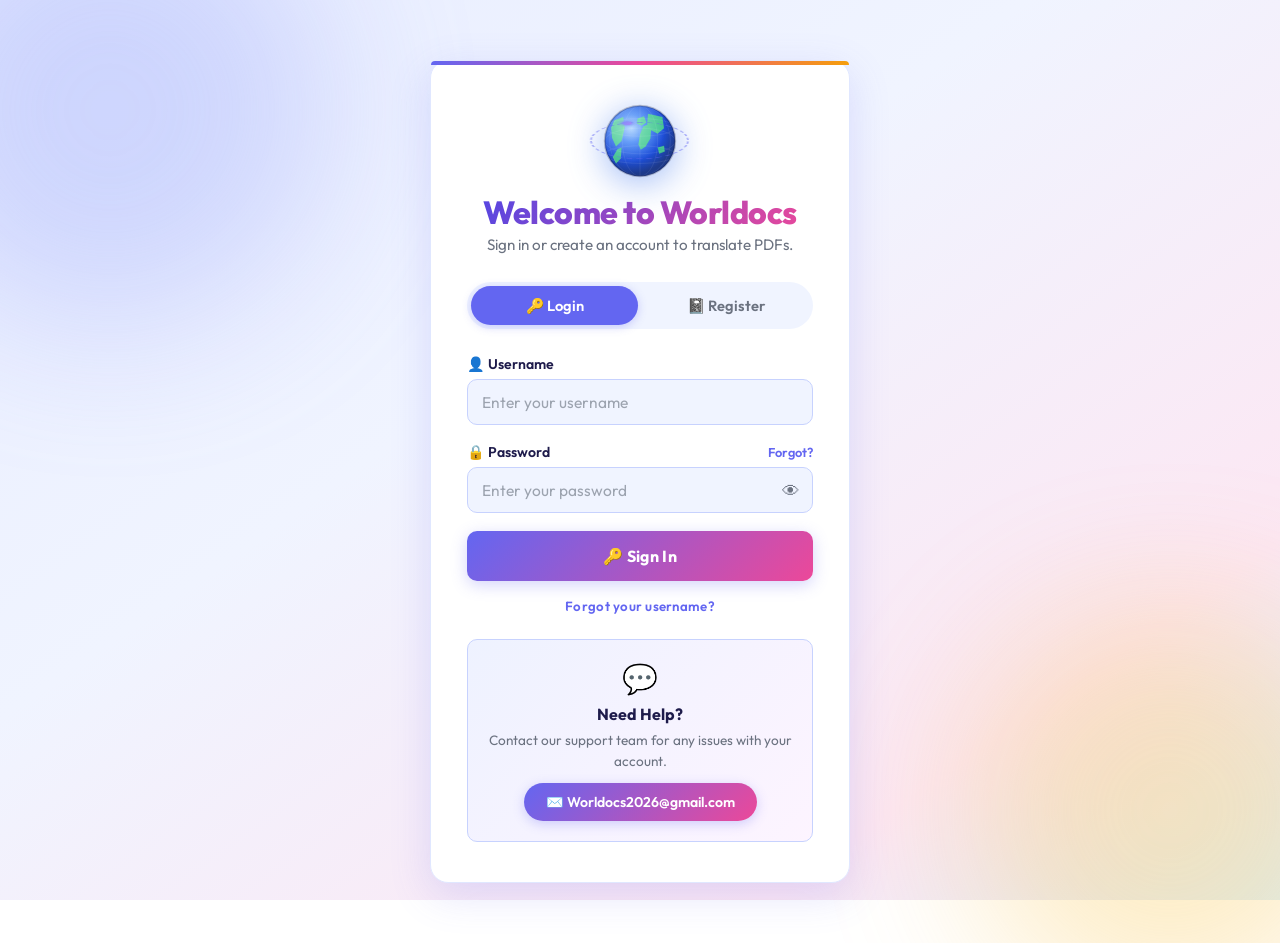
<file: dashboard.html>
<!DOCTYPE html>
<html lang="en">
<head>
  <meta charset="UTF-8">
  <meta name="viewport" content="width=device-width, initial-scale=1.0">
  <title>Dashboard – Worldocs</title>
  <link rel="preconnect" href="https://fonts.googleapis.com">
  <link rel="preconnect" href="https://fonts.gstatic.com" crossorigin>
  <link href="https://fonts.googleapis.com/css2?family=Outfit:wght@300;400;500;600;700;800&display=swap" rel="stylesheet">
  <link rel="stylesheet" href="style.css?v=1.2">
  <script src="config.js"></script>
  <style>
    body { padding-top: 5vh; }
    .search-row {
      display: flex;
      align-items: center;
      gap: 10px;
      margin-bottom: 18px;
    }
    .search-input {
      flex: 1;
      padding: 10px 16px;
      border: 1.5px solid var(--border-strong);
      border-radius: 50px;
      font-family: 'Outfit', sans-serif;
      font-size: 0.92rem;
      color: var(--text);
      background: var(--bg);
      outline: none;
      transition: all 0.22s;
    }
    .search-input:focus {
      border-color: var(--primary);
      background: #fff;
      box-shadow: 0 0 0 3px rgba(99,102,241,0.12);
    }
    .filter-btn {
      padding: 9px 16px;
      border-radius: 50px;
      font-size: 0.82rem;
      font-weight: 600;
      border: 1.5px solid var(--border-strong);
      background: var(--bg);
      color: var(--text-muted);
      cursor: pointer;
      transition: all 0.2s;
      width: auto;
      box-shadow: none;
    }
    .filter-btn.active, .filter-btn:hover {
      background: var(--primary);
      color: #fff;
      border-color: var(--primary);
    }
    .table-wrap {
      overflow-x: auto;
      border-radius: var(--radius-sm);
      border: 1.5px solid var(--border);
      box-shadow: var(--shadow);
    }
    .loading-spinner {
      display: flex;
      flex-direction: column;
      align-items: center;
      padding: 48px;
      gap: 14px;
      color: var(--text-muted);
      font-weight: 500;
    }
    .spinner {
      width: 40px; height: 40px;
      border: 3px solid var(--border-strong);
      border-top-color: var(--primary);
      border-radius: 50%;
      animation: spin 0.8s linear infinite;
    }
    @keyframes spin { to { transform: rotate(360deg); } }

    /* Share modal */
    .modal-overlay {
      display: none;
      position: fixed; inset: 0;
      background: rgba(15,15,35,0.55);
      backdrop-filter: blur(4px);
      z-index: 1000;
      align-items: center; justify-content: center;
    }
    .modal-overlay.open { display: flex; }
    .modal-box {
      background: var(--bg);
      border: 1.5px solid var(--border);
      border-radius: var(--radius);
      box-shadow: 0 20px 60px rgba(99,102,241,0.18);
      padding: 32px 28px 24px;
      width: 100%; max-width: 420px;
      animation: modalIn 0.22s cubic-bezier(.4,0,.2,1);
    }
    @keyframes modalIn {
      from { opacity:0; transform: translateY(20px) scale(0.97); }
      to   { opacity:1; transform: none; }
    }
    .modal-title {
      font-size: 1.15rem; font-weight: 700;
      color: var(--text); margin-bottom: 4px;
    }
    .modal-sub {
      font-size: 0.84rem; color: var(--text-muted); margin-bottom: 20px;
    }
    .modal-input {
      width: 100%; padding: 10px 14px;
      border: 1.5px solid var(--border-strong);
      border-radius: 10px;
      font-family: 'Outfit', sans-serif; font-size: 0.95rem;
      color: var(--text); background: var(--bg);
      outline: none; box-sizing: border-box;
      transition: all 0.2s; margin-bottom: 14px;
    }
    .modal-input:focus {
      border-color: var(--primary);
      box-shadow: 0 0 0 3px rgba(99,102,241,0.12);
    }
    .modal-actions { display: flex; gap: 10px; }
    .modal-send-btn {
      flex: 1; padding: 11px;
      background: linear-gradient(135deg, #6366f1, #4f46e5);
      color: #fff; font-weight: 700; font-size: 0.95rem;
      border: none; border-radius: 10px; cursor: pointer;
      transition: opacity 0.2s; width: auto;
    }
    .modal-send-btn:disabled { opacity: 0.6; cursor: not-allowed; }
    .modal-cancel-btn {
      padding: 11px 18px;
      background: var(--bg);
      border: 1.5px solid var(--border-strong);
      color: var(--text-muted); font-weight: 600; font-size: 0.9rem;
      border-radius: 10px; cursor: pointer;
      transition: all 0.2s; width: auto;
    }
    .modal-cancel-btn:hover { border-color: var(--primary); color: var(--primary); }
    #modal-msg { font-size: 0.84rem; margin-top: 10px; min-height: 18px; }
    .share-btn {
      display: inline-block;
      padding: 5px 12px;
      background: linear-gradient(135deg,#6366f1,#4f46e5);
      color: #fff; font-size: 0.8rem; font-weight: 600;
      border-radius: 8px; border: none; cursor: pointer;
      text-decoration: none; margin-left: 36px;
      transition: opacity 0.18s; width: auto;
    }
    .share-btn:hover { opacity: 0.85; }

    /* Share modal — multi-platform */
    .platform-grid {
      display: grid;
      grid-template-columns: repeat(4, 1fr);
      gap: 12px;
      margin-bottom: 18px;
    }
    .platform-btn {
      display: flex; flex-direction: column;
      align-items: center; gap: 6px;
      padding: 14px 6px;
      border-radius: 14px;
      border: 1.5px solid var(--border);
      background: var(--bg);
      cursor: pointer; font-size: 0.72rem; font-weight: 600;
      color: var(--text-muted); transition: all 0.2s;
      width: auto; box-shadow: none;
    }
    .platform-btn .p-icon { font-size: 1.7rem; line-height: 1; }
    .platform-btn:hover   { border-color: var(--primary); color: var(--primary);
                            background: #eef2ff; transform: translateY(-2px);
                            box-shadow: 0 4px 14px rgba(99,102,241,0.14); }
    .platform-btn.whatsapp:hover { border-color:#25d366; color:#25d366; background:#f0fdf4; }
    .platform-btn.sms:hover      { border-color:#34aadc; color:#34aadc; background:#eff8ff; }
    .platform-btn.copy:hover     { border-color:#f59e0b; color:#f59e0b; background:#fffbeb; }
    .platform-btn.nativeshare:hover { border-color:#8b5cf6;color:#8b5cf6;background:#f5f3ff; }
    .email-section {
      display: none;
      border-top: 1px solid var(--border);
      padding-top: 16px;
      margin-top: 4px;
      animation: fadeIn .18s ease;
    }
    .email-section.open { display: block; }
    @keyframes fadeIn { from { opacity:0; transform:translateY(6px); } to { opacity:1; } }

    /* Session timeout banner */
    #session-warning {
      display: none;
      position: fixed;
      top: 0; left: 0; right: 0;
      z-index: 9999;
      background: linear-gradient(90deg,#f97316,#ef4444);
      color: #fff;
      text-align: center;
      padding: 12px 20px;
      font-size: 0.93rem;
      font-weight: 600;
      box-shadow: 0 4px 20px rgba(239,68,68,0.35);
      animation: slideDown 0.3s ease;
    }
    #session-warning.show { display: block; }
    #session-warning button {
      margin-left: 14px;
      background: rgba(255,255,255,0.25);
      border: 1.5px solid rgba(255,255,255,0.6);
      color: #fff;
      font-weight: 700;
      padding: 4px 14px;
      border-radius: 20px;
      cursor: pointer;
      font-size: 0.85rem;
      width: auto;
      display: inline-block;
      transition: background 0.2s;
    }
    #session-warning button:hover { background: rgba(255,255,255,0.4); }
    @keyframes slideDown { from{transform:translateY(-100%)} to{transform:none} }
  </style>
</head>
<body>
  <!-- Session Timeout Warning Banner -->
  <div id="session-warning">
    ⏰ Your session expires in <strong id="session-countdown">5:00</strong> due to inactivity.
    <button onclick="resetSessionTimer()">Stay Logged In</button>
    <button onclick="logout()" style="background:rgba(0,0,0,0.2);">Logout Now</button>
  </div>

  <div class="container wide">
    <div class="page-header">
      <div>
        <h1>📊 Dashboard</h1>
        <p class="subtitle" style="margin:0; font-size:0.85rem;">Your translation history</p>
      </div>
      <div class="nav-links">
        <a href="index.html" class="nav-btn" data-tooltip="Start a new translation">
          ✨ New Translation
        </a>
        <a href="#" onclick="logout()" class="nav-btn danger" data-tooltip="Sign out">
          🚪 Logout
        </a>
      </div>
    </div>

    <!-- Stats Row -->
    <div class="stats-row" id="statsRow" style="display:none;">
      <div class="stat-card">
        <div class="stat-val" id="statTotal">–</div>
        <div class="stat-label">Total</div>
      </div>
      <div class="stat-card">
        <div class="stat-val" id="statDone">–</div>
        <div class="stat-label">Completed</div>
      </div>
      <div class="stat-card">
        <div class="stat-val" id="statFailed">–</div>
        <div class="stat-label">Failed</div>
      </div>
    </div>

    <!-- Search + Filter -->
    <div class="search-row" id="searchRow" style="display:none;">
      <input type="text" class="search-input" id="searchInput" placeholder="🔍 Search by filename or language…" oninput="renderHistory()">
      <button class="filter-btn active" id="filter-all" onclick="setFilter('all')">All</button>
      <button class="filter-btn" id="filter-completed" onclick="setFilter('completed')">✅ Done</button>
      <button class="filter-btn" id="filter-processing" onclick="setFilter('processing')">⏳ Working</button>
      <button class="filter-btn" id="filter-failed" onclick="setFilter('failed')">❌ Failed</button>
    </div>

    <!-- Loading -->
    <div id="loading">
      <div class="loading-spinner">
        <div class="spinner"></div>
        <span>Loading your history…</span>
      </div>
    </div>

    <!-- History -->
    <div id="history-content" style="display:none;"></div>

    <!-- Help Section -->
    <div class="help-section" style="margin-top:28px;">
      <div class="help-icon">💬</div>
      <h3>Help & Feedback</h3>
      <p>Questions about your translations? Reach out to us anytime.</p>
      <a href="mailto:Worldocs2026@gmail.com?subject=Worldocs%20Feedback"
         class="help-email-btn">✉️ Worldocs2026@gmail.com</a>
    </div>
  </div>

  <script>
    let allTasks = [];
    let currentFilter = 'all';

    // ── Session Idle Timeout (30 min) ──────────────────────────────────
    const SESSION_TIMEOUT_MS  = 30 * 60 * 1000;
    const SESSION_WARN_BEFORE = 5  * 60 * 1000;
    let _sessionTimer, _warnTimer, _warnCountdown;

    function resetSessionTimer() {
      clearTimeout(_sessionTimer);
      clearTimeout(_warnTimer);
      clearInterval(_warnCountdown);
      document.getElementById('session-warning').classList.remove('show');
      _warnTimer    = setTimeout(() => showSessionWarning(), SESSION_TIMEOUT_MS - SESSION_WARN_BEFORE);
      _sessionTimer = setTimeout(() => logout(), SESSION_TIMEOUT_MS);
    }

    function showSessionWarning() {
      document.getElementById('session-warning').classList.add('show');
      let secs = SESSION_WARN_BEFORE / 1000;
      const el = document.getElementById('session-countdown');
      el.textContent = fmt(secs);
      _warnCountdown = setInterval(() => {
        secs--;
        el.textContent = fmt(secs);
        if (secs <= 0) { clearInterval(_warnCountdown); logout(); }
      }, 1000);
    }

    function fmt(s) {
      const m = Math.floor(s / 60), r = Math.floor(s % 60);
      return `${m}:${String(r).padStart(2,'0')}`;
    }

    ['mousemove','keydown','click','scroll','touchstart'].forEach(ev =>
      document.addEventListener(ev, resetSessionTimer, { passive: true })
    );
    resetSessionTimer();
    // ─────────────────────────────────────────────────────────────────

    const langMap = {
      'en':'English','hi':'Hindi','mr':'Marathi','bn':'Bengali','gu':'Gujarati',
      'pa':'Punjabi','ta':'Tamil','te':'Telugu','kn':'Kannada','ml':'Malayalam',
      'ur':'Urdu','ar':'Arabic','fr':'French','es':'Spanish','de':'German',
      'pt':'Portuguese','it':'Italian','nl':'Dutch','ru':'Russian',
      'zh-CN':'Chinese (Simplified)','ja':'Japanese','ko':'Korean'
    };
    const flagMap = {
      'en':'🇬🇧','hi':'🇮🇳','mr':'🇮🇳','bn':'🇧🇩','gu':'🇮🇳','pa':'🇮🇳',
      'ta':'🇮🇳','te':'🇮🇳','kn':'🇮🇳','ml':'🇮🇳','ur':'🇵🇰','ar':'🇸🇦',
      'fr':'🇫🇷','es':'🇪🇸','de':'🇩🇪','pt':'🇵🇹','it':'🇮🇹','nl':'🇳🇱',
      'ru':'🇷🇺','zh-CN':'🇨🇳','ja':'🇯🇵','ko':'🇰🇷'
    };

    const API = window.API_CONFIG.API_URL;

    function checkAuth() {
      const token = localStorage.getItem('access_token');
      if (!token) window.location.href = 'login.html';
      return token;
    }
    function logout() {
      localStorage.removeItem('access_token');
      window.location.href = 'login.html';
    }

    function setFilter(f) {
      currentFilter = f;
      ['all','completed','processing','failed'].forEach(id => {
        document.getElementById(`filter-${id}`).classList.toggle('active', id === f);
      });
      renderHistory();
    }

    function renderHistory() {
      const q = (document.getElementById('searchInput')?.value || '').toLowerCase();
      const content = document.getElementById('history-content');

      let tasks = allTasks;
      if (currentFilter !== 'all') tasks = tasks.filter(t => t.status === currentFilter);
      if (q) tasks = tasks.filter(t =>
        (t.original_filename||'').toLowerCase().includes(q) ||
        (langMap[t.target_language]||t.target_language||'').toLowerCase().includes(q)
      );

      if (tasks.length === 0) {
        content.innerHTML = `
          <div class="empty-state">
            <div class="empty-icon">📭</div>
            <p style="font-size:1rem; font-weight:600; margin-bottom:8px;">No translations found</p>
            <a href="index.html">Start your first translation →</a>
          </div>`;
        return;
      }

      let html = `<div class="table-wrap"><table>
        <thead><tr>
          <th>📄 File</th><th>🌍 Language</th><th>🕒 Date</th><th>Status</th><th>Action</th>
        </tr></thead>
        <tbody>`;

      tasks.forEach(task => {
        const date = new Date(task.created_at).toLocaleDateString('en-IN', {day:'2-digit',month:'short',year:'numeric'});
        const time = new Date(task.created_at).toLocaleTimeString([], {hour:'2-digit', minute:'2-digit'});
        const lang = (flagMap[task.target_language]||'') + ' ' + (langMap[task.target_language]||task.target_language);
        let action = '<span style="color:var(--text-soft);">–</span>';
        if (task.status === 'completed' && task.download_url) {
          const escapedUrl  = encodeURIComponent(task.download_url);
          const escapedName = encodeURIComponent(task.original_filename || 'translated.pdf');
          action = `
            <div style="display:flex; gap:8px; align-items:center;">
              <a href="${task.download_url}" class="download-btn" target="_blank">⬇ Download</a>
              <button class="share-btn" style="margin:0;" onclick="openShareModal('${escapedUrl}','${escapedName}')">✉️ Share</button>
            </div>
          `;
        }
        html += `<tr>
          <td style="font-weight:600; max-width:200px; overflow:hidden; text-overflow:ellipsis; white-space:nowrap;">${task.original_filename}</td>
          <td>${lang}</td>
          <td style="color:var(--text-muted);">${date} <span style="font-size:0.78rem;">${time}</span></td>
          <td><span class="status ${task.status}">${task.status.charAt(0).toUpperCase()+task.status.slice(1)}</span></td>
          <td>${action}</td>
        </tr>`;
      });

      html += '</tbody></table></div>';
      content.innerHTML = html;
    }

    async function loadHistory() {
      const token = checkAuth();
      try {
        const res = await fetch(`${API}/history`, {
          headers: { 'Authorization': `Bearer ${token}` }
        });
        if (res.status === 401) { logout(); return; }
        allTasks = await res.json();

        // Stats
        document.getElementById('statTotal').textContent  = allTasks.length;
        document.getElementById('statDone').textContent   = allTasks.filter(t=>t.status==='completed').length;
        document.getElementById('statFailed').textContent = allTasks.filter(t=>t.status==='failed').length;
        document.getElementById('statsRow').style.display = 'grid';
        document.getElementById('searchRow').style.display = 'flex';

        document.getElementById('loading').style.display = 'none';
        document.getElementById('history-content').style.display = 'block';
        renderHistory();
      } catch (err) {
        document.getElementById('loading').innerHTML =
          '<div class="loading-spinner"><p>❌ Failed to load history.</p></div>';
      }
    }

    loadHistory();

    /* ── Share modal logic ───────────────────────────────── */
    let _shareUrl = '', _shareFilename = '';

    function openShareModal(encodedUrl, encodedName) {
      _shareUrl      = decodeURIComponent(encodedUrl);
      _shareFilename = decodeURIComponent(encodedName);
      document.getElementById('modal-filename').textContent = _shareFilename;
      document.getElementById('modal-email').value = '';
      document.getElementById('modal-msg').textContent = '';
      document.getElementById('modal-send-btn').textContent = '✉️ Send PDF';
      document.getElementById('modal-send-btn').disabled = false;
      document.getElementById('share-modal').classList.add('open');
      setTimeout(() => document.getElementById('modal-email').focus(), 80);
    }

    function closeShareModal() {
      document.getElementById('share-modal').classList.remove('open');
    }

    async function sendPdf() {
      const email  = document.getElementById('modal-email').value.trim();
      const msgEl  = document.getElementById('modal-msg');
      const btn    = document.getElementById('modal-send-btn');
      if (!email || !email.includes('@')) {
        msgEl.style.color = '#ef4444';
        msgEl.textContent = '❌ Please enter a valid email address.';
        return;
      }
      btn.textContent = '⏳ Sending…'; btn.disabled = true;
      msgEl.textContent = '';
      try {
        const token = localStorage.getItem('access_token');
        const res = await fetch(`${API}/send-pdf`, {
          method: 'POST',
          headers: {
            'Content-Type': 'application/json',
            'Authorization': `Bearer ${token}`
          },
          body: JSON.stringify({
            recipient_email: email,
            download_url: _shareUrl,
            filename: _shareFilename
          })
        });
        const data = await res.json();
        if (!res.ok) throw new Error(data.detail || 'Failed');
        msgEl.style.color = '#10b981';
        msgEl.textContent = '✅ ' + data.message;
        btn.textContent = '✅ Sent!';
        setTimeout(closeShareModal, 2500);
      } catch (err) {
        msgEl.style.color = '#ef4444';
        msgEl.textContent = '❌ ' + err.message;
        btn.textContent = '✉️ Send Email'; btn.disabled = false;
      }
    }

    /* ── Platform share handlers ───────────────── */
    function shareWhatsApp() {
      const text = encodeURIComponent(`📄 ${_shareFilename}\nDownload your translated PDF: ${_shareUrl}`);
      window.open(`https://wa.me/?text=${text}`, '_blank');
    }

    function shareSMS() {
      const body = encodeURIComponent(`📄 ${_shareFilename} - Download: ${_shareUrl}`);
      window.location.href = `sms:?body=${body}`;
    }

    async function shareNative() {
      if (navigator.share) {
        try {
          await navigator.share({
            title: `Worldocs – ${_shareFilename}`,
            text: `Here is your translated document: ${_shareFilename}`,
            url: _shareUrl
          });
        } catch (e) { /* user cancelled */ }
      } else {
        // Fallback: copy link
        copyLink();
      }
    }

    function copyLink() {
      navigator.clipboard.writeText(_shareUrl).then(() => {
        const btn = document.getElementById('copy-btn');
        btn.innerHTML = '<span class="p-icon">✅</span><span>Copied!</span>';
        btn.style.borderColor = '#10b981'; btn.style.color = '#10b981';
        setTimeout(() => {
          btn.innerHTML = '<span class="p-icon">🔗</span><span>Copy Link</span>';
          btn.style.cssText = '';
        }, 2000);
      });
    }

    function toggleEmail() {
      const sec = document.getElementById('email-section');
      sec.classList.toggle('open');
      if (sec.classList.contains('open')) {
        document.getElementById('modal-email').focus();
      }
    }
  </script>

  <!-- Share Modal -->
  <div class="modal-overlay" id="share-modal" onclick="if(event.target===this)closeShareModal()">
    <div class="modal-box">
      <div class="modal-title">📤 Share Translated PDF</div>
      <div class="modal-sub" id="modal-sub">Choose how to share <strong id="modal-filename"></strong></div>

      <!-- Platform grid -->
      <div class="platform-grid">
        <button class="platform-btn nativeshare" onclick="shareNative()" title="Share via device">
          <span class="p-icon">📱</span><span>Share</span>
        </button>
        <button class="platform-btn whatsapp" onclick="shareWhatsApp()" title="Share on WhatsApp">
          <span class="p-icon">💬</span><span>WhatsApp</span>
        </button>
        <button class="platform-btn sms" onclick="shareSMS()" title="Send via SMS / iMessage">
          <span class="p-icon">✉️</span><span>iMessage</span>
        </button>
        <button class="platform-btn copy" id="copy-btn" onclick="copyLink()" title="Copy download link">
          <span class="p-icon">🔗</span><span>Copy Link</span>
        </button>
      </div>

      <!-- Email section (toggleable) -->
      <button class="platform-btn" onclick="toggleEmail()"
        style="width:100%;flex-direction:row;gap:10px;justify-content:center;margin-bottom:4px;">
        <span class="p-icon" style="font-size:1.2rem;">📧</span>
        <span style="font-size:0.88rem;">Send as Email Attachment</span>
      </button>

      <div class="email-section" id="email-section">
        <input type="email" class="modal-input" id="modal-email"
               placeholder="recipient@example.com"
               onkeydown="if(event.key==='Enter')sendPdf()">
        <div class="modal-actions">
          <button class="modal-send-btn" id="modal-send-btn" onclick="sendPdf()">📧 Send Email</button>
          <button class="modal-cancel-btn" onclick="closeShareModal()">Cancel</button>
        </div>
        <div id="modal-msg"></div>
      </div>
    </div>
  </div>
</body>
</html>
</file>
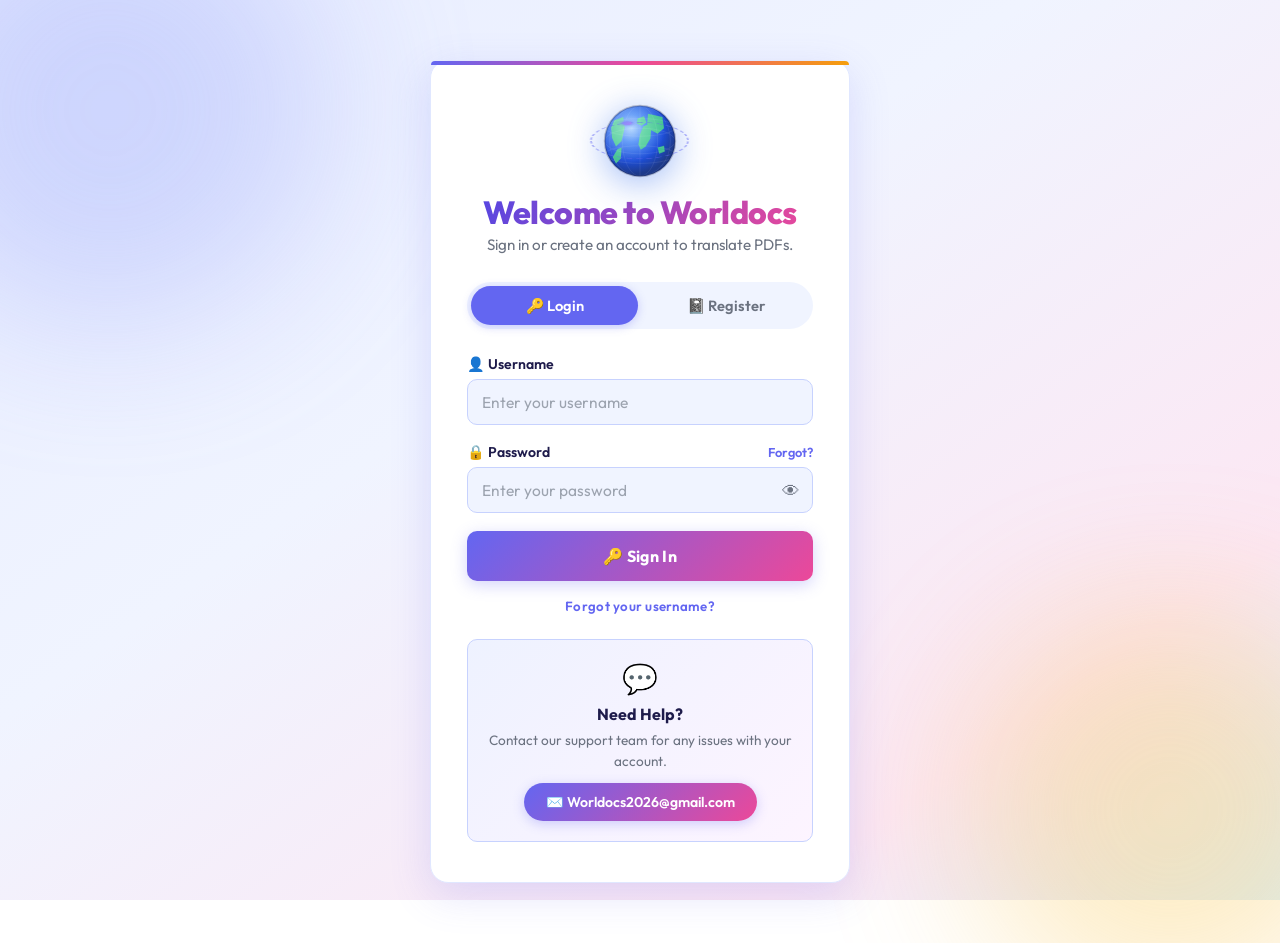
<file: login.html>
<!DOCTYPE html>
<html lang="en">

<head>
  <meta charset="UTF-8">
  <meta name="viewport" content="width=device-width, initial-scale=1.0">
  <title>Login – Worldocs</title>
  <meta name="description" content="Sign in or register to Worldocs PDF Translation Platform.">
  <link rel="preconnect" href="https://fonts.googleapis.com">
  <link rel="preconnect" href="https://fonts.gstatic.com" crossorigin>
  <link href="https://fonts.googleapis.com/css2?family=Outfit:wght@300;400;500;600;700;800&display=swap"
    rel="stylesheet">
  <link rel="stylesheet" href="style.css?v=1.2">
  <script src="config.js"></script>
  <style>
    .pw-toggle {
      position: relative;
    }

    .pw-toggle input {
      padding-right: 44px;
    }

    .pw-eye {
      position: absolute;
      right: 13px;
      top: 50%;
      transform: translateY(-50%);
      cursor: pointer;
      font-size: 1.1rem;
      color: var(--text-muted);
      transition: color 0.2s;
      user-select: none;
    }

    .pw-eye:hover {
      color: var(--primary);
    }

    .strength-bar {
      height: 4px;
      border-radius: 2px;
      margin-top: 6px;
      background: var(--border);
      overflow: hidden;
    }

    .strength-fill {
      height: 100%;
      border-radius: 2px;
      width: 0%;
      transition: width 0.3s, background 0.3s;
    }

    .logo-area {
      text-align: center;
      margin-bottom: 28px;
    }

    .logo-area .logo-icon {
      font-size: 2.8rem;
      display: block;
      animation: bounceIn 0.6s cubic-bezier(0.34, 1.56, 0.64, 1) both;
    }

    @keyframes bounceIn {
      from {
        transform: scale(0.5);
        opacity: 0;
      }

      to {
        transform: scale(1);
        opacity: 1;
      }
    }

    .divider {
      text-align: center;
      margin: 18px 0 14px;
      color: var(--text-soft);
      font-size: 0.82rem;
      position: relative;
    }

    .divider::before,
    .divider::after {
      content: '';
      position: absolute;
      top: 50%;
      width: 38%;
      height: 1px;
      background: var(--border-strong);
    }

    .divider::before {
      left: 0;
    }

    .divider::after {
      right: 0;
    }
  </style>
</head>

<body>
  <div class="container" style="max-width:420px;">
    <div class="logo-area">
      <!-- 3D Earth Globe Icon -->
      <div class="earth-wrap" style="margin: 0 auto 12px;">
        <svg class="globe-svg" viewBox="0 0 100 100" xmlns="http://www.w3.org/2000/svg">
          <defs>
            <radialGradient id="lg-ocean" cx="38%" cy="32%" r="65%">
              <stop offset="0%" stop-color="#93c5fd" />
              <stop offset="30%" stop-color="#3b82f6" />
              <stop offset="70%" stop-color="#1d4ed8" />
              <stop offset="100%" stop-color="#1e3a8a" />
            </radialGradient>
            <radialGradient id="lg-shine" cx="32%" cy="28%" r="55%">
              <stop offset="0%" stop-color="rgba(255,255,255,0.38)" />
              <stop offset="100%" stop-color="rgba(255,255,255,0)" />
            </radialGradient>
            <clipPath id="lg-clip">
              <circle cx="50" cy="50" r="44" />
            </clipPath>
          </defs>
          <!-- Ocean base -->
          <circle cx="50" cy="50" r="44" fill="url(#lg-ocean)" />
          <!-- Spinning continents + grid -->
          <g class="globe-rotate" clip-path="url(#lg-clip)">
            <!-- Africa -->
            <path d="M54,32 L60,29 L64,36 L63,47 L57,57 L51,61 L48,54 L50,42 Z" fill="#4ade80" opacity="0.82" />
            <!-- Europe -->
            <path d="M47,22 L55,19 L58,27 L52,31 L46,28 Z" fill="#4ade80" opacity="0.82" />
            <!-- Asia -->
            <path d="M60,16 L78,20 L80,34 L72,41 L63,36 L59,28 Z" fill="#4ade80" opacity="0.82" />
            <!-- America (N+S) -->
            <path d="M18,24 L29,20 L31,33 L27,50 L20,57 L15,46 L14,33 Z" fill="#4ade80" opacity="0.82" />
            <path d="M22,60 L27,58 L26,72 L20,78 L16,70 Z" fill="#4ade80" opacity="0.8" />
            <!-- Oceania -->
            <path d="M72,58 L80,56 L81,63 L74,66 Z" fill="#4ade80" opacity="0.78" />
            <!-- Latitude lines -->
            <ellipse cx="50" cy="33" rx="44" ry="11" fill="none" stroke="rgba(255,255,255,0.18)" stroke-width="0.6" />
            <ellipse cx="50" cy="50" rx="44" ry="16" fill="none" stroke="rgba(255,255,255,0.18)" stroke-width="0.6" />
            <ellipse cx="50" cy="67" rx="44" ry="11" fill="none" stroke="rgba(255,255,255,0.18)" stroke-width="0.6" />
            <!-- Longitude lines -->
            <line x1="50" y1="6" x2="50" y2="94" stroke="rgba(255,255,255,0.18)" stroke-width="0.6" />
            <ellipse cx="50" cy="50" rx="22" ry="44" fill="none" stroke="rgba(255,255,255,0.15)" stroke-width="0.6" />
            <ellipse cx="50" cy="50" rx="38" ry="44" fill="none" stroke="rgba(255,255,255,0.15)" stroke-width="0.6" />
          </g>
          <!-- Shine / specular highlight -->
          <circle cx="50" cy="50" r="44" fill="url(#lg-shine)" />
          <!-- Rim shadow -->
          <circle cx="50" cy="50" r="44" fill="none" stroke="rgba(0,0,30,0.22)" stroke-width="2.5" />
        </svg>
        <!-- Cloud-computing orbit ring with dots -->
        <div class="globe-orbit">
          <div class="orbit-dot"></div>
          <div class="orbit-dot"></div>
          <div class="orbit-dot"></div>
        </div>
      </div>
      <h1 style="margin-bottom: 4px;">Welcome to Worldocs</h1>
      <p class="subtitle">Sign in or create an account to translate PDFs.</p>
    </div>

    <!-- Tabs -->
    <div class="tabs">
      <div class="tab active" id="tab-login" onclick="switchTab('login')">🔑 Login</div>
      <div class="tab" id="tab-register" onclick="switchTab('register')">📓 Register</div>
    </div>

    <!-- ── LOGIN FORM ── -->
    <div id="form-login">
      <div class="form-group">
        <label>👤 Username</label>
        <input type="text" id="login-username" placeholder="Enter your username" autocomplete="username">
      </div>
      <div class="form-group">
        <div style="display:flex; justify-content:space-between; align-items:center; margin-bottom:6px;">
          <label style="margin:0;">🔒 Password</label>
          <a href="reset-password.html"
            style="font-size:0.8rem; color:var(--primary); text-decoration:none; font-weight:600;">Forgot?</a>
        </div>
        <div class="pw-toggle">
          <input type="password" id="login-password" placeholder="Enter your password" autocomplete="current-password">
          <span class="pw-eye" onclick="togglePw('login-password', this)">👁</span>
        </div>
      </div>
      <button onclick="handleLogin()" id="loginBtn">🔑 Sign In</button>
      <div id="login-error" class="error"></div>

      <!-- Forgot Username -->
      <div style="margin-top:14px; text-align:center;">
        <button type="button" onclick="toggleForgotUser()"
          style="background:none; border:none; box-shadow:none; color:var(--primary); font-size:0.83rem; font-weight:600; cursor:pointer; padding:0; width:auto; text-decoration:underline; text-underline-offset:3px;">
          Forgot your username?
        </button>
      </div>

      <!-- Collapsible panel -->
      <div id="forgot-user-panel"
        style="max-height:0; overflow:hidden; transition:max-height 0.35s ease; margin-top:0;">
        <div style="margin-top:14px; padding:16px; background:#eef2ff; border-radius:10px; border:1.5px solid #c7d2fe;">
          <p style="font-size:0.83rem; color:var(--text-muted); margin-bottom:10px; font-weight:500;">
            Enter the email address linked to your account and we'll remind you of your username.
          </p>
          <div class="form-group" style="margin-bottom:10px;">
            <input type="email" id="fu-email" placeholder="Your account email">
          </div>
          <button onclick="handleForgotUsername()" id="fu-btn"
            style="background:linear-gradient(135deg,#6366f1,#818cf8); font-size:0.88rem; padding:10px 18px; width:100%;">
            📤 Send Username
          </button>
          <div id="fu-error" class="error" style="margin-top:8px;"></div>
          <div id="fu-success" class="success" style="margin-top:8px;"></div>
        </div>
      </div>
    </div>

    <!-- ── REGISTER FORM ── -->
    <div id="form-register" style="display:none;">
      <div class="form-group">
        <label>👤 Username</label>
        <input type="text" id="reg-username" placeholder="Choose a username" autocomplete="username">
      </div>
      <div class="form-group">
        <label>✉️ Email</label>
        <input type="email" id="reg-email" placeholder="Enter your email" autocomplete="email">
      </div>
      <div class="form-group">
        <label>🔒 Password</label>
        <div class="pw-toggle">
          <input type="password" id="reg-password" placeholder="Choose a strong password" autocomplete="new-password"
            oninput="updateStrength(this.value)">
          <span class="pw-eye" onclick="togglePw('reg-password', this)">👁</span>
        </div>
        <div class="strength-bar">
          <div class="strength-fill" id="strength-fill"></div>
        </div>
        <p id="strength-label" style="font-size:0.75rem; color:var(--text-soft); margin-top:3px;"></p>
      </div>
      <button onclick="handleRegister()" id="registerBtn">🚀 Create Account</button>
      <div id="reg-error" class="error"></div>
      <div id="reg-success" class="success"></div>
    </div>

    <!-- Help -->
    <div class="help-section" style="margin-top:24px;">
      <div class="help-icon">💬</div>
      <h3>Need Help?</h3>
      <p>Contact our support team for any issues with your account.</p>
      <a href="mailto:Worldocs2026@gmail.com?subject=Worldocs%20Support" class="help-email-btn">✉️
        Worldocs2026@gmail.com</a>
    </div>
  </div>

  <script>
    if (localStorage.getItem('access_token')) {
      window.location.href = 'index.html';
    }
    const API = window.API_CONFIG.API_URL;
    /* ── Tab switch ── */
    function switchTab(tab) {
      ['login', 'register'].forEach(t => {
        document.getElementById(`tab-${t}`).classList.toggle('active', t === tab);
        document.getElementById(`form-${t}`).style.display = t === tab ? 'block' : 'none';
      });
    }

    /* ── Password toggle ── */
    function togglePw(id, icon) {
      const inp = document.getElementById(id);
      if (inp.type === 'password') {
        inp.type = 'text'; icon.textContent = '🙈';
      } else {
        inp.type = 'password'; icon.textContent = '👁';
      }
    }

    /* ── Password strength ── */
    function updateStrength(val) {
      const fill = document.getElementById('strength-fill');
      const label = document.getElementById('strength-label');
      let score = 0;
      if (val.length >= 8) score++;
      if (/[A-Z]/.test(val)) score++;
      if (/[0-9]/.test(val)) score++;
      if (/[^A-Za-z0-9]/.test(val)) score++;
      const configs = [
        { w: '0%', bg: '#e5e7eb', lbl: '' },
        { w: '25%', bg: '#ef4444', lbl: '🔴 Weak' },
        { w: '50%', bg: '#f97316', lbl: '🟠 Fair' },
        { w: '75%', bg: '#f59e0b', lbl: '🟡 Good' },
        { w: '100%', bg: '#10b981', lbl: '🟢 Strong' },
      ];
      fill.style.width = configs[score].w;
      fill.style.background = configs[score].bg;
      label.textContent = configs[score].lbl;
    }

    /* ── Login ── */
    async function handleLogin() {
      const user = document.getElementById('login-username').value.trim();
      const pass = document.getElementById('login-password').value;
      const errDiv = document.getElementById('login-error');
      const btn = document.getElementById('loginBtn');
      errDiv.style.display = 'none';
      if (!user || !pass) {
        errDiv.textContent = 'Please fill in all fields.';
        errDiv.style.display = 'block'; return;
      }
      btn.textContent = '⏳ Signing in…'; btn.disabled = true;
      try {
        const res = await fetch(`${API}/login`, {
          method: 'POST',
          headers: { 'Content-Type': 'application/x-www-form-urlencoded' },
          body: `username=${encodeURIComponent(user)}&password=${encodeURIComponent(pass)}`
        });
        const data = await res.json();
        if (!res.ok) throw new Error(data.detail || 'Invalid credentials');
        localStorage.setItem('access_token', data.access_token);
        btn.textContent = '✅ Logged in!';
        setTimeout(() => window.location.href = 'index.html', 500);
      } catch (err) {
        errDiv.textContent = '❌ ' + err.message;
        errDiv.style.display = 'block';
        btn.textContent = '🔑 Sign In'; btn.disabled = false;
      }
    }

    /* ── Register ── */
    async function handleRegister() {
      const user = document.getElementById('reg-username').value.trim();
      const email = document.getElementById('reg-email').value.trim();
      const pass = document.getElementById('reg-password').value;
      const errDiv = document.getElementById('reg-error');
      const sucDiv = document.getElementById('reg-success');
      const btn = document.getElementById('registerBtn');
      errDiv.style.display = sucDiv.style.display = 'none';
      if (!user || !email || !pass) {
        errDiv.textContent = 'Please fill in all fields.';
        errDiv.style.display = 'block'; return;
      }
      btn.textContent = '⏳ Creating account…'; btn.disabled = true;
      try {
        const res = await fetch(`${API}/register`, {
          method: 'POST',
          headers: { 'Content-Type': 'application/json' },
          body: JSON.stringify({ username: user, email, password: pass })
        });
        const data = await res.json();
        if (!res.ok) throw new Error(data.detail || 'Registration failed');
        sucDiv.textContent = '🎉 Account created! Redirecting to login…';
        sucDiv.style.display = 'block';
        btn.textContent = '✅ Done!';
        setTimeout(() => switchTab('login'), 1600);
      } catch (err) {
        errDiv.textContent = '❌ ' + err.message;
        errDiv.style.display = 'block';
        btn.textContent = '🚀 Create Account'; btn.disabled = false;
      }
    }

    /* Enter key support */
    document.addEventListener('keydown', (e) => {
      if (e.key === 'Enter') {
        if (document.getElementById('form-login').style.display !== 'none') handleLogin();
        else handleRegister();
      }
    });

    /* ── Forgot Username ── */
    let fuOpen = false;
    function toggleForgotUser() {
      const panel = document.getElementById('forgot-user-panel');
      fuOpen = !fuOpen;
      panel.style.maxHeight = fuOpen ? panel.scrollHeight + 400 + 'px' : '0';
    }

    async function handleForgotUsername() {
      const email = document.getElementById('fu-email').value.trim();
      const errDiv = document.getElementById('fu-error');
      const sucDiv = document.getElementById('fu-success');
      const btn = document.getElementById('fu-btn');
      errDiv.style.display = sucDiv.style.display = 'none';

      if (!email) {
        errDiv.textContent = 'Please enter your email.';
        errDiv.style.display = 'block'; return;
      }
      btn.textContent = '⏳ Sending…'; btn.disabled = true;
      try {
        const res = await fetch(`${API}/forgot-username`, {
          method: 'POST',
          headers: { 'Content-Type': 'application/json' },
          body: JSON.stringify({ email })
        });
        const data = await res.json();
        sucDiv.textContent = '✅ ' + data.message;
        sucDiv.style.display = 'block';
        btn.textContent = '📤 Sent!';
        btn.disabled = false;
      } catch (err) {
        errDiv.textContent = '❌ Connection error. Is the server running?';
        errDiv.style.display = 'block';
        btn.textContent = '📤 Send Username'; btn.disabled = false;
      }
    }
  </script>
</body>

</html>
</file>
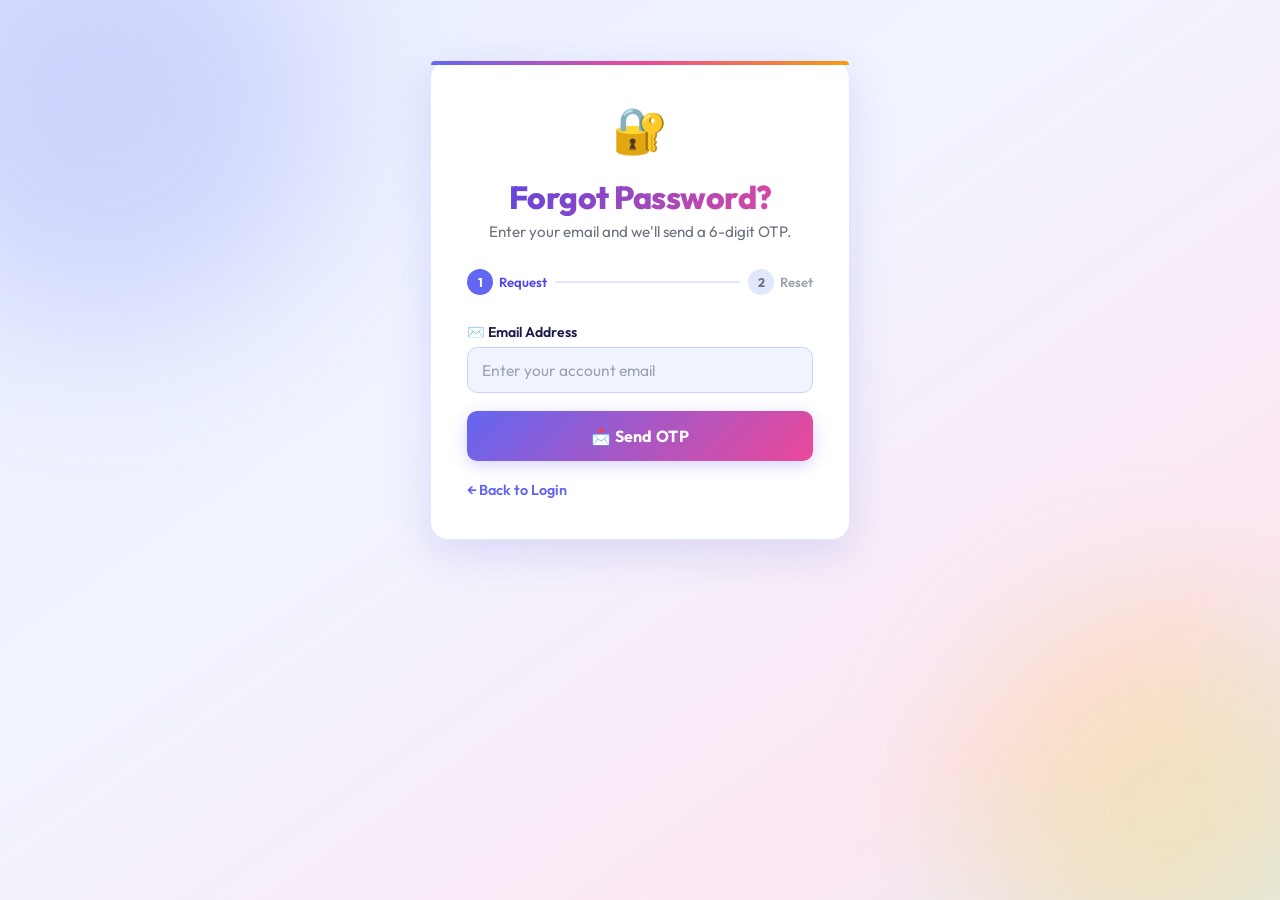
<file: reset-password.html>
<!DOCTYPE html>
<html lang="en">
<head>
  <meta charset="UTF-8">
  <meta name="viewport" content="width=device-width, initial-scale=1.0">
  <title>Reset Password – Worldocs</title>
  <link rel="preconnect" href="https://fonts.googleapis.com">
  <link rel="preconnect" href="https://fonts.gstatic.com" crossorigin>
  <link href="https://fonts.googleapis.com/css2?family=Outfit:wght@300;400;500;600;700;800&display=swap" rel="stylesheet">
  <link rel="stylesheet" href="style.css?v=1.2">
  <script src="config.js"></script>
  <style>
    .step-indicator {
      display: flex;
      align-items: center;
      margin-bottom: 28px;
      gap: 0;
    }
    .step {
      display: flex;
      align-items: center;
      gap: 6px;
      font-size: 0.82rem;
      font-weight: 600;
      color: var(--text-soft);
    }
    .step .num {
      width: 26px; height: 26px;
      border-radius: 50%;
      background: var(--border);
      display: flex; align-items: center; justify-content: center;
      font-size: 0.78rem;
      font-weight: 700;
      color: var(--text-muted);
      transition: all 0.3s;
    }
    .step.active .num   { background: var(--primary); color: #fff; }
    .step.done .num     { background: var(--success);  color: #fff; }
    .step.active        { color: var(--primary-dark); }
    .step-line {
      flex: 1;
      height: 2px;
      background: var(--border);
      margin: 0 8px;
    }
    .pw-toggle { position: relative; }
    .pw-toggle input { padding-right: 44px; }
    .pw-eye {
      position: absolute; right: 13px; top: 50%;
      transform: translateY(-50%);
      cursor: pointer; font-size: 1.1rem;
      color: var(--text-muted); transition: color 0.2s;
      user-select: none;
    }
    .pw-eye:hover { color: var(--primary); }
    .resend-row {
      display: flex;
      align-items: center;
      gap: 10px;
      margin-top: 6px;
    }
    .resend-btn {
      background: none;
      border: 1.5px solid var(--primary);
      color: var(--primary);
      font-size: 0.82rem;
      font-weight: 600;
      padding: 5px 14px;
      border-radius: 8px;
      cursor: pointer;
      transition: all 0.2s;
      width: auto;
      min-width: unset;
    }
    .resend-btn:hover:not(:disabled) {
      background: var(--primary);
      color: #fff;
    }
    .resend-btn:disabled {
      opacity: 0.5;
      cursor: not-allowed;
    }
    .resend-timer {
      font-size: 0.82rem;
      color: var(--text-muted);
    }
    #resend-msg {
      font-size: 0.82rem;
      margin-top: 4px;
      min-height: 18px;
    }

    /* OTP expiry countdown */
    .otp-expiry-bar {
      display: flex;
      align-items: center;
      gap: 10px;
      margin-bottom: 6px;
      padding: 10px 14px;
      background: #f0fdf4;
      border: 1.5px solid #bbf7d0;
      border-radius: 10px;
      font-size: 0.85rem;
      font-weight: 600;
      color: #16a34a;
      transition: background 0.4s, border-color 0.4s;
    }
    .otp-expiry-bar.warn {
      background: #fff7ed;
      border-color: #fed7aa;
      color: #c2410c;
    }
    .otp-expiry-bar.expired {
      background: #fff1f2;
      border-color: #fecdd3;
      color: #b91c1c;
    }
    .otp-expiry-clock {
      font-size: 1.1rem;
      line-height: 1;
    }
  </style>
</head>
<body>
  <!-- Step 1: Request reset -->
  <div class="container" style="max-width:420px;" id="request-container">
    <div style="text-align:center; margin-bottom:20px;">
      <span style="font-size:2.8rem;">🔐</span>
    </div>
    <h1 style="text-align:center; margin-bottom:6px;">Forgot Password?</h1>
    <p class="subtitle" style="text-align:center;">Enter your email and we'll send a 6-digit OTP.</p>

    <!-- Step indicator -->
    <div class="step-indicator">
      <div class="step active" id="si-1"><div class="num">1</div> Request</div>
      <div class="step-line"></div>
      <div class="step" id="si-2"><div class="num">2</div> Reset</div>
    </div>

    <div class="form-group">
      <label>✉️ Email Address</label>
      <input type="email" id="req-email" placeholder="Enter your account email" autocomplete="email">
    </div>

    <button onclick="requestReset()" id="req-btn">&#128233; Send OTP</button>
    <div id="req-error" class="error"></div>
    <div id="req-success" class="success"></div>

    <button id="proceed-btn" onclick="goToResetForm()"
      style="display:none; margin-top:2px; background:linear-gradient(135deg,#10b981,#059669);">
      &#128274; Enter OTP &rarr;
    </button>

    <a href="login.html" class="back-link">&larr; Back to Login</a>
  </div>

  <!-- Step 2: New password -->
  <div class="container" style="max-width:420px; display:none;" id="reset-container">
    <div style="text-align:center; margin-bottom:20px;">
      <span style="font-size:2.8rem;">🔑</span>
    </div>
    <h1 style="text-align:center; margin-bottom:6px;">Create New Password</h1>
    <p class="subtitle" style="text-align:center;">Almost there! Enter your new secure password.</p>

    <!-- Step indicator -->
    <div class="step-indicator">
      <div class="step done" id="si2-1"><div class="num">✓</div> Request</div>
      <div class="step-line" style="background:var(--primary);"></div>
      <div class="step active" id="si2-2"><div class="num">2</div> Reset</div>
    </div>

    <div class="form-group">
      <label>✉️ Email Address</label>
      <input type="email" id="reset-email" placeholder="Confirm your email">
    </div>
    <div class="form-group">
      <label>&#128274; Enter OTP</label>
      <!-- OTP Expiry Countdown -->
      <div class="otp-expiry-bar" id="otp-expiry-bar">
        <span class="otp-expiry-clock">&#9203;</span>
        OTP expires in <strong id="otp-expiry-countdown">10:00</strong>
      </div>
      <input type="text" id="reset-token" placeholder="Enter 6-digit OTP from email"
        maxlength="6" inputmode="numeric" pattern="[0-9]{6}"
        style="font-size:1.6rem; letter-spacing:10px; text-align:center; font-family:monospace; font-weight:700;">
      <div class="resend-row">
        <button class="resend-btn" id="resend-btn" onclick="resendOtp()" disabled>🔁 Resend OTP</button>
        <span class="resend-timer" id="resend-timer">Resend in <strong id="resend-countdown">30</strong>s</span>
      </div>
      <div id="resend-msg"></div>
    </div>
    <div class="form-group">
      <label>🔒 New Password</label>
      <div class="pw-toggle">
        <input type="password" id="reset-password" placeholder="Enter new password">
        <span class="pw-eye" onclick="togglePw('reset-password', this)">👁</span>
      </div>
    </div>

    <button onclick="submitReset()" id="reset-btn">🔓 Update Password</button>
    <div id="reset-error" class="error"></div>
    <div id="reset-success" class="success"></div>

    <a href="login.html" class="back-link">← Back to Login</a>
  </div>

  <script>
    // Works when served via HTTP server AND when opened directly as a file
    const API = window.API_CONFIG.API_URL;
    function togglePw(id, icon) {
      const inp = document.getElementById(id);
      inp.type = (inp.type === 'password') ? 'text' : 'password';
      icon.textContent = (inp.type === 'text') ? '🙈' : '👁';
    }

    async function requestReset() {
      const email   = document.getElementById('req-email').value.trim();
      const errDiv  = document.getElementById('req-error');
      const sucDiv  = document.getElementById('req-success');
      const btn     = document.getElementById('req-btn');

      errDiv.style.display = sucDiv.style.display = 'none';
      if (!email) {
        errDiv.textContent = 'Please enter your email.';
        errDiv.style.display = 'block'; return;
      }
      btn.textContent = '⏳ Sending…'; btn.disabled = true;
      try {
        const res = await fetch(`${API}/forgot-password`, {
          method: 'POST',
          headers: { 'Content-Type': 'application/json' },
          body: JSON.stringify({ email })
        });
        const data = await res.json();
        sucDiv.textContent = '✅ ' + data.message;
        sucDiv.style.display = 'block';
        btn.textContent = '📩 Sent!';

        // Pre-fill step 2 email and show the proceed button
        document.getElementById('reset-email').value = email;
        document.getElementById('proceed-btn').style.display = 'block';
      } catch (err) {
        errDiv.textContent = '❌ Failed to connect to the server.';
        errDiv.style.display = 'block';
        btn.textContent = '📩 Send OTP'; btn.disabled = false;
      }
    }

    function goToResetForm() {
      document.getElementById('request-container').style.display = 'none';
      document.getElementById('reset-container').style.display = 'block';
      startResendCooldown();
      startOtpExpiryCountdown(10 * 60); // 10-minute OTP validity
    }

    // ── OTP Expiry Countdown ──────────────────────────────────────────
    let _otpExpiryTimer = null;
    function startOtpExpiryCountdown(totalSeconds) {
      clearInterval(_otpExpiryTimer);
      const countEl = document.getElementById('otp-expiry-countdown');
      const bar     = document.getElementById('otp-expiry-bar');
      let remaining = totalSeconds;

      function tick() {
        const m = Math.floor(remaining / 60);
        const s = remaining % 60;
        countEl.textContent = `${m}:${String(s).padStart(2,'0')}`;

        if (remaining <= 0) {
          clearInterval(_otpExpiryTimer);
          bar.className = 'otp-expiry-bar expired';
          countEl.closest('.otp-expiry-bar').querySelector('span').textContent ='❌';
          countEl.textContent = 'Expired';
          // Disable the submit button
          document.getElementById('reset-btn').disabled = true;
          document.getElementById('reset-btn').textContent = '❌ OTP Expired — Request a New One';
          return;
        }
        // Turn orange-warning when under 2 minutes
        bar.className = remaining <= 2 * 60
          ? 'otp-expiry-bar warn'
          : 'otp-expiry-bar';
        remaining--;
      }

      tick();
      _otpExpiryTimer = setInterval(tick, 1000);
    }

    let _resendTimer = null;
    function startResendCooldown(seconds = 30) {
      const btn = document.getElementById('resend-btn');
      const timerEl = document.getElementById('resend-timer');
      const countEl = document.getElementById('resend-countdown');
      btn.disabled = true;
      timerEl.style.display = 'inline';
      let remaining = seconds;
      countEl.textContent = remaining;
      clearInterval(_resendTimer);
      _resendTimer = setInterval(() => {
        remaining--;
        countEl.textContent = remaining;
        if (remaining <= 0) {
          clearInterval(_resendTimer);
          btn.disabled = false;
          timerEl.style.display = 'none';
        }
      }, 1000);
    }

    async function resendOtp() {
      const email = document.getElementById('reset-email').value.trim();
      const msgEl = document.getElementById('resend-msg');
      const btn   = document.getElementById('resend-btn');
      if (!email) {
        msgEl.style.color = 'var(--danger, #ef4444)';
        msgEl.textContent = '❌ Email not found. Go back and re-enter it.';
        return;
      }
      btn.disabled = true;
      msgEl.style.color = 'var(--text-muted)';
      msgEl.textContent = '⏳ Resending…';
      try {
        const res = await fetch(`${API}/forgot-password`, {
          method: 'POST',
          headers: { 'Content-Type': 'application/json' },
          body: JSON.stringify({ email })
        });
        await res.json();
        msgEl.style.color = '#10b981';
        msgEl.textContent = '✅ A new OTP has been sent!';
      } catch (err) {
        msgEl.style.color = 'var(--danger, #ef4444)';
        msgEl.textContent = '❌ Failed to resend. Check your connection.';
      }
      startResendCooldown(30);
      setTimeout(() => { msgEl.textContent = ''; }, 5000);
    }

    async function submitReset() {
      const email = document.getElementById('reset-email').value.trim();
      const token = document.getElementById('reset-token').value.trim();
      const pass  = document.getElementById('reset-password').value;
      const errDiv = document.getElementById('reset-error');
      const sucDiv = document.getElementById('reset-success');
      const btn    = document.getElementById('reset-btn');

      errDiv.style.display = sucDiv.style.display = 'none';
      if (!email || !token || !pass) {
        errDiv.textContent = 'Please fill in all fields.';
        errDiv.style.display = 'block'; return;
      }
      btn.textContent = '⏳ Updating…'; btn.disabled = true;
      try {
        const res = await fetch(`${API}/reset-password`, {
          method: 'POST',
          headers: { 'Content-Type': 'application/json' },
          body: JSON.stringify({ email, reset_token: token, new_password: pass })
        });
        const data = await res.json();
        if (!res.ok) throw new Error(data.detail || 'Reset failed');
        sucDiv.textContent = '🎉 ' + data.message + ' Redirecting…';
        sucDiv.style.display = 'block';
        btn.textContent = '✅ Password Updated!';
        setTimeout(() => window.location.href = 'login.html', 2000);
      } catch (err) {
        errDiv.textContent = '❌ ' + err.message;
        errDiv.style.display = 'block';
        btn.textContent = '🔓 Update Password'; btn.disabled = false;
      }
    }
  </script>
</body>
</html>
</file>
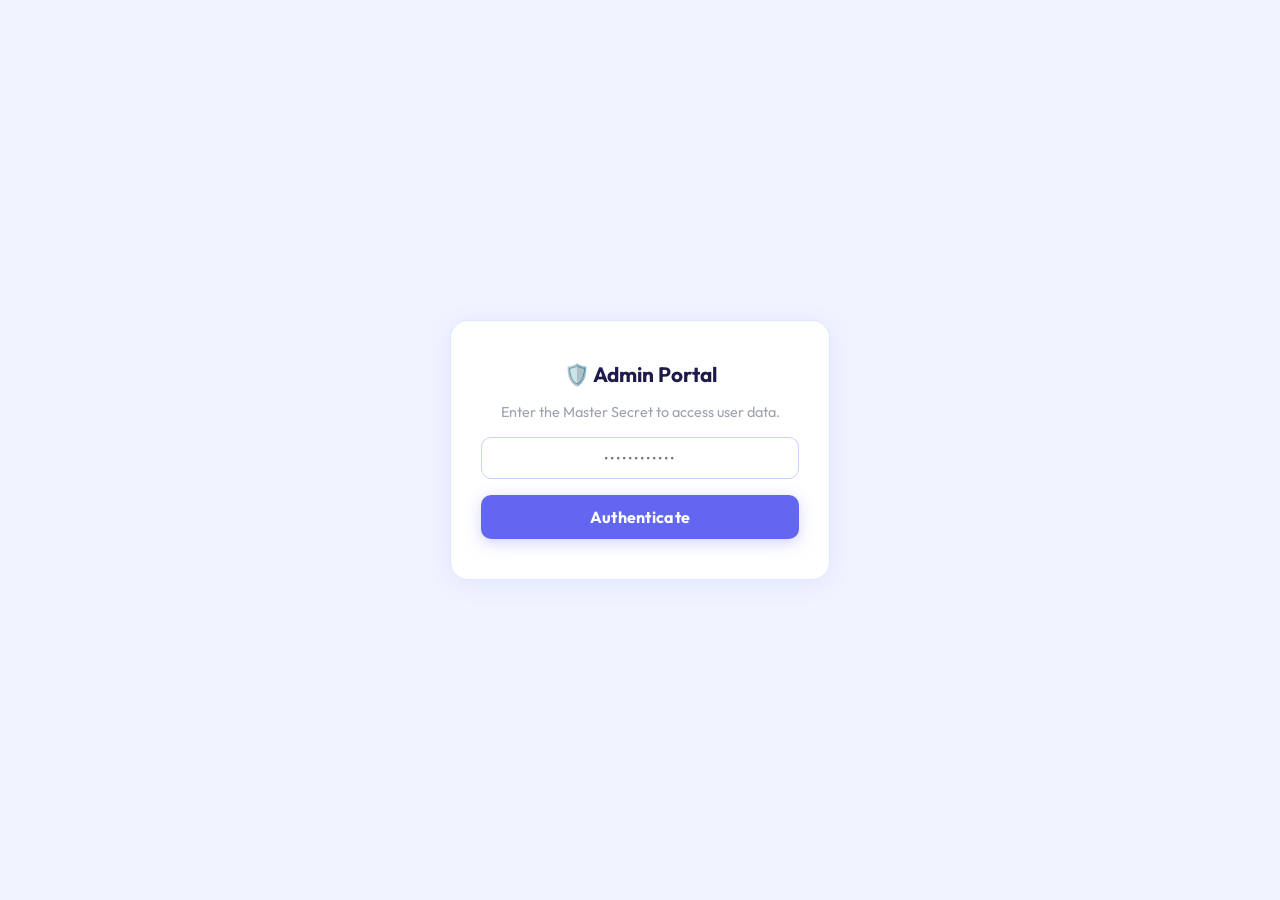
<file: frontend/admin.html>
<!DOCTYPE html>
<html lang="en">
<head>
  <meta charset="UTF-8">
  <meta name="viewport" content="width=device-width, initial-scale=1.0">
  <title>Admin Panel – Worldocs</title>
  <link rel="preconnect" href="https://fonts.googleapis.com">
  <link href="https://fonts.googleapis.com/css2?family=Outfit:wght@300;400;500;600;700;800&display=swap" rel="stylesheet">
  <link rel="stylesheet" href="style.css">
  <style>
    body { padding: 24px; justify-content: center; align-items: center; }
    .page-header h1 { color: #1e1b4b; display: flex; align-items: center; gap: 8px; }
    
    /* Login Modal Overlay */
    #admin-login-overlay {
      position: fixed; inset: 0; background: var(--bg);
      display: flex; align-items: center; justify-content: center;
      z-index: 9999;
    }
    .login-box {
      max-width: 380px; width: 100%;
      background: #fff; padding: 40px 30px;
      border-radius: var(--radius);
      box-shadow: var(--shadow);
      border: 1px solid var(--border);
      text-align: center;
    }
    .login-box input {
      width: 100%; padding: 12px; margin: 16px 0;
      border: 1.5px solid var(--border-strong);
      border-radius: 10px; font-family: 'Outfit';
      outline: none; box-sizing: border-box; text-align: center;
      letter-spacing: 2px;
    }
    .login-box input:focus { border-color: var(--primary); }
    .login-box button {
      width: 100%; padding: 12px;
      background: var(--primary); color: #fff;
      font-weight: 700; border: none; border-radius: 10px;
      cursor: pointer;
    }

    /* Admin UI */
    #admin-content { display: none; width: 100%; max-width: 1000px; margin: 0 auto; }
    
    .stats-row {
      display: grid; grid-template-columns: repeat(4, 1fr);
      gap: 16px; margin-bottom: 24px;
    }
    .stat-card {
      background: #fff; padding: 20px;
      border-radius: var(--radius-sm); border: 1.5px solid var(--border);
      text-align: center; box-shadow: var(--shadow-sm);
    }
    .stat-val { font-size: 2rem; font-weight: 800; color: var(--primary); line-height: 1; margin-bottom: 4px; }
    .stat-label { font-size: 0.85rem; color: var(--text-muted); font-weight: 600; text-transform: uppercase; letter-spacing: 1px; }

    .table-wrap {
      overflow-x: auto; border-radius: var(--radius-sm);
      border: 1.5px solid var(--border); box-shadow: var(--shadow);
      background: #fff;
    }
    table { width: 100%; border-collapse: collapse; text-align: left; }
    th, td { padding: 14px 20px; border-bottom: 1px solid var(--border); }
    th { background: #f8fafc; font-size: 0.8rem; text-transform: uppercase; color: var(--text-muted); font-weight: 700; }
    tbody tr:hover { background: #f1f5f9; }
    
    .search-input {
      width: 100%; padding: 12px 18px; margin-bottom: 16px;
      border: 1.5px solid var(--border-strong); border-radius: 50px;
      font-family: 'Outfit'; font-size: 0.95rem; box-sizing: border-box;
      outline: none;
    }
    .search-input:focus { border-color: var(--primary); }
  </style>
</head>
<body>

  <!-- Secret Login -->
  <div id="admin-login-overlay">
    <div class="login-box">
      <h2>🛡️ Admin Portal</h2>
      <p style="font-size:0.9rem; color:var(--text-soft); margin-top:8px;">Enter the Master Secret to access user data.</p>
      <input type="password" id="admin-secret" placeholder="••••••••••••" onkeydown="if(event.key==='Enter')loginAdmin()">
      <button onclick="loginAdmin()" id="login-btn">Authenticate</button>
      <div id="login-err" style="color:#ef4444; font-size:0.85rem; margin-top:12px; display:none;"></div>
    </div>
  </div>

  <!-- Dashboard -->
  <div id="admin-content">
    <div class="page-header" style="margin-bottom:24px;">
      <div>
        <h1>🛡️ Master Admin</h1>
        <p class="subtitle" style="margin:0; font-size:0.85rem;">System overview and user data</p>
      </div>
      <div>
        <a href="dashboard.html" class="nav-btn" style="background:#fff; color:var(--text); border:1.5px solid var(--border-strong);">← Back to App</a>
        <button onclick="logoutAdmin()" class="nav-btn danger" style="margin-left:8px;">Lock 🔒</button>
      </div>
    </div>

    <!-- Stats -->
    <div class="stats-row" id="stats">
      <div class="stat-card"><div class="stat-val" id="s-users">-</div><div class="stat-label">Total Users</div></div>
      <div class="stat-card"><div class="stat-val" id="s-total">-</div><div class="stat-label">Total Jobs</div></div>
      <div class="stat-card"><div class="stat-val" style="color:#10b981;" id="s-done">-</div><div class="stat-label">Completed</div></div>
      <div class="stat-card"><div class="stat-val" style="color:#ef4444;" id="s-fail">-</div><div class="stat-label">Failed</div></div>
    </div>

    <!-- Users Table -->
    <h3 style="margin-bottom:12px; font-weight:600; color:var(--text);">Registered Users</h3>
    <input type="text" class="search-input" id="search" placeholder="🔍 Search users by name or email..." oninput="renderUsers()">
    
    <div class="table-wrap">
      <table>
        <thead>
          <tr>
            <th>ID</th>
            <th>Username</th>
            <th>Email</th>
            <th>Translations</th>
          </tr>
        </thead>
        <tbody id="users-tbody">
          <!-- Populated by JS -->
        </tbody>
      </table>
    </div>
  </div>

  <script>
    const API = (window.location.origin && window.location.origin !== 'null') ? window.location.origin : 'http://127.0.0.1:8000';
    let adminSecret = sessionStorage.getItem('admin_secret');
    let allUsers = [];

    // Init
    if (adminSecret) { showDashboard(); }

    async function loginAdmin() {
      const secret = document.getElementById('admin-secret').value.trim();
      const errEl = document.getElementById('login-err');
      const btn = document.getElementById('login-btn');
      
      if (!secret) return;
      btn.textContent = 'Verifying...';
      
      try {
        const res = await fetch(`${API}/admin/stats`, { headers: { 'x-admin-secret': secret } });
        if (!res.ok) throw new Error('Invalid Secret');
        
        sessionStorage.setItem('admin_secret', secret);
        adminSecret = secret;
        errEl.style.display = 'none';
        showDashboard();
      } catch (err) {
        errEl.textContent = '❌ Invalid Master Secret';
        errEl.style.display = 'block';
        btn.textContent = 'Authenticate';
      }
    }

    function logoutAdmin() {
      sessionStorage.removeItem('admin_secret');
      window.location.reload();
    }

    async function showDashboard() {
      document.getElementById('admin-login-overlay').style.display = 'none';
      document.getElementById('admin-content').style.display = 'block';
      await loadData();
    }

    async function loadData() {
      try {
        const headers = { 'x-admin-secret': adminSecret };
        const [resStats, resUsers] = await Promise.all([
          fetch(`${API}/admin/stats`, { headers }),
          fetch(`${API}/admin/users`, { headers })
        ]);
        
        if (resStats.status === 403) return logoutAdmin();

        const stats = await resStats.json();
        allUsers = await resUsers.json();

        // Update Stats
        document.getElementById('s-users').textContent = stats.users;
        document.getElementById('s-total').textContent = stats.translations_total;
        document.getElementById('s-done').textContent  = stats.translations_completed;
        document.getElementById('s-fail').textContent  = stats.translations_failed;

        renderUsers();
      } catch (e) {
        console.error("Failed to load admin data", e);
      }
    }

    function renderUsers() {
      const q = document.getElementById('search').value.toLowerCase();
      const tbody = document.getElementById('users-tbody');
      
      const filtered = allUsers.filter(u => 
        (u.username && u.username.toLowerCase().includes(q)) || 
        (u.email && u.email.toLowerCase().includes(q))
      );

      if (filtered.length === 0) {
        tbody.innerHTML = '<tr><td colspan="4" style="text-align:center; color:var(--text-muted); padding:30px;">No users found matching your search.</td></tr>';
        return;
      }

      tbody.innerHTML = filtered.map(u => `
        <tr>
          <td style="color:var(--text-muted); font-weight:600;">#${u.id}</td>
          <td style="font-weight:700;">${u.username}</td>
          <td>${u.email || '<span style="color:#9ca3af; font-style:italic;">None</span>'}</td>
          <td><strong style="color:var(--primary);">${u.task_count}</strong> files</td>
        </tr>
      `).join('');
    }
  </script>
</body>
</html>
</file>
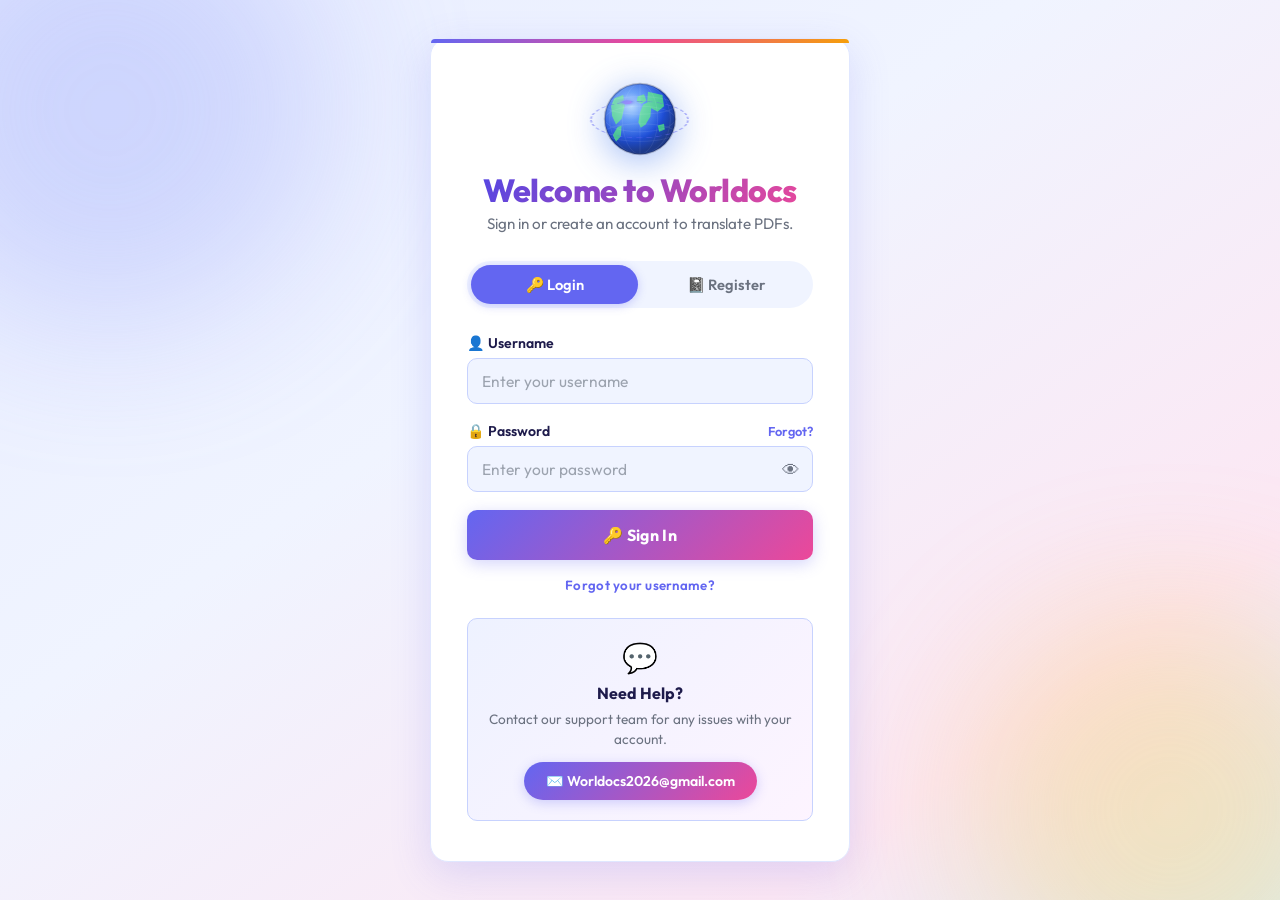
<file: frontend/dashboard.html>
<!DOCTYPE html>
<html lang="en">
<head>
  <meta charset="UTF-8">
  <meta name="viewport" content="width=device-width, initial-scale=1.0">
  <title>Dashboard – Worldocs</title>
  <link rel="preconnect" href="https://fonts.googleapis.com">
  <link rel="preconnect" href="https://fonts.gstatic.com" crossorigin>
  <link href="https://fonts.googleapis.com/css2?family=Outfit:wght@300;400;500;600;700;800&display=swap" rel="stylesheet">
  <link rel="stylesheet" href="style.css">
  <style>
    body { padding: 24px; justify-content: center; align-items: center; }
    .search-row {
      display: flex;
      align-items: center;
      gap: 10px;
      margin-bottom: 18px;
    }
    .search-input {
      flex: 1;
      padding: 10px 16px;
      border: 1.5px solid var(--border-strong);
      border-radius: 50px;
      font-family: 'Outfit', sans-serif;
      font-size: 0.92rem;
      color: var(--text);
      background: var(--bg);
      outline: none;
      transition: all 0.22s;
    }
    .search-input:focus {
      border-color: var(--primary);
      background: #fff;
      box-shadow: 0 0 0 3px rgba(99,102,241,0.12);
    }
    .filter-btn {
      padding: 9px 16px;
      border-radius: 50px;
      font-size: 0.82rem;
      font-weight: 600;
      border: 1.5px solid var(--border-strong);
      background: var(--bg);
      color: var(--text-muted);
      cursor: pointer;
      transition: all 0.2s;
      width: auto;
      box-shadow: none;
    }
    .filter-btn.active, .filter-btn:hover {
      background: var(--primary);
      color: #fff;
      border-color: var(--primary);
    }
    .table-wrap {
      overflow-x: auto;
      border-radius: var(--radius-sm);
      border: 1.5px solid var(--border);
      box-shadow: var(--shadow);
    }
    .loading-spinner {
      display: flex;
      flex-direction: column;
      align-items: center;
      padding: 48px;
      gap: 14px;
      color: var(--text-muted);
      font-weight: 500;
    }
    .spinner {
      width: 40px; height: 40px;
      border: 3px solid var(--border-strong);
      border-top-color: var(--primary);
      border-radius: 50%;
      animation: spin 0.8s linear infinite;
    }
    @keyframes spin { to { transform: rotate(360deg); } }

    /* Share modal */
    .modal-overlay {
      display: none;
      position: fixed; inset: 0;
      background: rgba(15,15,35,0.55);
      backdrop-filter: blur(4px);
      z-index: 1000;
      align-items: center; justify-content: center;
    }
    .modal-overlay.open { display: flex; }
    .modal-box {
      background: var(--bg);
      border: 1.5px solid var(--border);
      border-radius: var(--radius);
      box-shadow: 0 20px 60px rgba(99,102,241,0.18);
      padding: 32px 28px 24px;
      width: 100%; max-width: 420px;
      animation: modalIn 0.22s cubic-bezier(.4,0,.2,1);
    }
    @keyframes modalIn {
      from { opacity:0; transform: translateY(20px) scale(0.97); }
      to   { opacity:1; transform: none; }
    }
    .modal-title {
      font-size: 1.15rem; font-weight: 700;
      color: var(--text); margin-bottom: 4px;
    }
    .modal-sub {
      font-size: 0.84rem; color: var(--text-muted); margin-bottom: 20px;
    }
    .modal-input {
      width: 100%; padding: 10px 14px;
      border: 1.5px solid var(--border-strong);
      border-radius: 10px;
      font-family: 'Outfit', sans-serif; font-size: 0.95rem;
      color: var(--text); background: var(--bg);
      outline: none; box-sizing: border-box;
      transition: all 0.2s; margin-bottom: 14px;
    }
    .modal-input:focus {
      border-color: var(--primary);
      box-shadow: 0 0 0 3px rgba(99,102,241,0.12);
    }
    .modal-actions { display: flex; gap: 10px; }
    .modal-send-btn {
      flex: 1; padding: 11px;
      background: linear-gradient(135deg, #6366f1, #4f46e5);
      color: #fff; font-weight: 700; font-size: 0.95rem;
      border: none; border-radius: 10px; cursor: pointer;
      transition: opacity 0.2s; width: auto;
    }
    .modal-send-btn:disabled { opacity: 0.6; cursor: not-allowed; }
    .modal-cancel-btn {
      padding: 11px 18px;
      background: var(--bg);
      border: 1.5px solid var(--border-strong);
      color: var(--text-muted); font-weight: 600; font-size: 0.9rem;
      border-radius: 10px; cursor: pointer;
      transition: all 0.2s; width: auto;
    }
    .modal-cancel-btn:hover { border-color: var(--primary); color: var(--primary); }
    #modal-msg { font-size: 0.84rem; margin-top: 10px; min-height: 18px; }
    .share-btn {
      display: inline-block;
      padding: 5px 12px;
      background: linear-gradient(135deg,#6366f1,#4f46e5);
      color: #fff; font-size: 0.8rem; font-weight: 600;
      border-radius: 8px; border: none; cursor: pointer;
      text-decoration: none; margin-left: 36px;
      transition: opacity 0.18s; width: auto;
    }
    .share-btn:hover { opacity: 0.85; }

    /* Share modal — multi-platform */
    .platform-grid {
      display: grid;
      grid-template-columns: repeat(4, 1fr);
      gap: 12px;
      margin-bottom: 18px;
    }
    .platform-btn {
      display: flex; flex-direction: column;
      align-items: center; gap: 6px;
      padding: 14px 6px;
      border-radius: 14px;
      border: 1.5px solid var(--border);
      background: var(--bg);
      cursor: pointer; font-size: 0.72rem; font-weight: 600;
      color: var(--text-muted); transition: all 0.2s;
      width: auto; box-shadow: none;
    }
    .platform-btn .p-icon { font-size: 1.7rem; line-height: 1; }
    .platform-btn:hover   { border-color: var(--primary); color: var(--primary);
                            background: #eef2ff; transform: translateY(-2px);
                            box-shadow: 0 4px 14px rgba(99,102,241,0.14); }
    .platform-btn.whatsapp:hover { border-color:#25d366; color:#25d366; background:#f0fdf4; }
    .platform-btn.sms:hover      { border-color:#34aadc; color:#34aadc; background:#eff8ff; }
    .platform-btn.copy:hover     { border-color:#f59e0b; color:#f59e0b; background:#fffbeb; }
    .platform-btn.nativeshare:hover { border-color:#8b5cf6;color:#8b5cf6;background:#f5f3ff; }
    .email-section {
      display: none;
      border-top: 1px solid var(--border);
      padding-top: 16px;
      margin-top: 4px;
      animation: fadeIn .18s ease;
    }
    .email-section.open { display: block; }
    @keyframes fadeIn { from { opacity:0; transform:translateY(6px); } to { opacity:1; } }
  </style>
</head>
<body>
  <div class="container wide">
    <div class="page-header">
      <div>
        <h1>📊 Dashboard</h1>
        <p class="subtitle" style="margin:0; font-size:0.85rem;">Your translation history</p>
      </div>
      <div class="nav-links">
        <a href="index.html" class="nav-btn" data-tooltip="Start a new translation">
          ✨ New Translation
        </a>
        <a href="#" onclick="logout()" class="nav-btn danger" data-tooltip="Sign out">
          🚪 Logout
        </a>
      </div>
    </div>

    <!-- Stats Row -->
    <div class="stats-row" id="statsRow" style="display:none;">
      <div class="stat-card">
        <div class="stat-val" id="statTotal">–</div>
        <div class="stat-label">Total</div>
      </div>
      <div class="stat-card">
        <div class="stat-val" id="statDone">–</div>
        <div class="stat-label">Completed</div>
      </div>
      <div class="stat-card">
        <div class="stat-val" id="statFailed">–</div>
        <div class="stat-label">Failed</div>
      </div>
    </div>

    <!-- Search + Filter -->
    <div class="search-row" id="searchRow" style="display:none;">
      <input type="text" class="search-input" id="searchInput" placeholder="🔍 Search by filename or language…" oninput="renderHistory()">
      <button class="filter-btn active" id="filter-all" onclick="setFilter('all')">All</button>
      <button class="filter-btn" id="filter-completed" onclick="setFilter('completed')">✅ Done</button>
      <button class="filter-btn" id="filter-processing" onclick="setFilter('processing')">⏳ Working</button>
      <button class="filter-btn" id="filter-failed" onclick="setFilter('failed')">❌ Failed</button>
    </div>

    <!-- Loading -->
    <div id="loading">
      <div class="loading-spinner">
        <div class="spinner"></div>
        <span>Loading your history…</span>
      </div>
    </div>

    <!-- History -->
    <div id="history-content" style="display:none;"></div>

    <!-- Help Section -->
    <div class="help-section" style="margin-top:28px;">
      <div class="help-icon">💬</div>
      <h3>Help & Feedback</h3>
      <p>Questions about your translations? Reach out to us anytime.</p>
      <a href="mailto:Worldocs2026@gmail.com?subject=Worldocs%20Feedback"
         class="help-email-btn">✉️ Worldocs2026@gmail.com</a>
    </div>
  </div>

  <script>
    let allTasks = [];
    let currentFilter = 'all';

    const langMap = {
      'en':'English','hi':'Hindi','mr':'Marathi','bn':'Bengali','gu':'Gujarati',
      'pa':'Punjabi','ta':'Tamil','te':'Telugu','kn':'Kannada','ml':'Malayalam',
      'ur':'Urdu','ar':'Arabic','fr':'French','es':'Spanish','de':'German',
      'pt':'Portuguese','it':'Italian','nl':'Dutch','ru':'Russian',
      'zh-CN':'Chinese (Simplified)','ja':'Japanese','ko':'Korean'
    };
    const flagMap = {
      'en':'🇬🇧','hi':'🇮🇳','mr':'🇮🇳','bn':'🇧🇩','gu':'🇮🇳','pa':'🇮🇳',
      'ta':'🇮🇳','te':'🇮🇳','kn':'🇮🇳','ml':'🇮🇳','ur':'🇵🇰','ar':'🇸🇦',
      'fr':'🇫🇷','es':'🇪🇸','de':'🇩🇪','pt':'🇵🇹','it':'🇮🇹','nl':'🇳🇱',
      'ru':'🇷🇺','zh-CN':'🇨🇳','ja':'🇯🇵','ko':'🇰🇷'
    };

    const API = (window.location.origin && window.location.origin !== 'null')
      ? window.location.origin
      : 'http://127.0.0.1:8000';

    function checkAuth() {
      const token = localStorage.getItem('access_token');
      if (!token) window.location.href = 'login.html';
      return token;
    }
    function logout() {
      localStorage.removeItem('access_token');
      window.location.href = 'login.html';
    }

    function setFilter(f) {
      currentFilter = f;
      ['all','completed','processing','failed'].forEach(id => {
        document.getElementById(`filter-${id}`).classList.toggle('active', id === f);
      });
      renderHistory();
    }

    function renderHistory() {
      const q = (document.getElementById('searchInput')?.value || '').toLowerCase();
      const content = document.getElementById('history-content');

      let tasks = allTasks;
      if (currentFilter !== 'all') tasks = tasks.filter(t => t.status === currentFilter);
      if (q) tasks = tasks.filter(t =>
        (t.original_filename||'').toLowerCase().includes(q) ||
        (langMap[t.target_language]||t.target_language||'').toLowerCase().includes(q)
      );

      if (tasks.length === 0) {
        content.innerHTML = `
          <div class="empty-state">
            <div class="empty-icon">📭</div>
            <p style="font-size:1rem; font-weight:600; margin-bottom:8px;">No translations found</p>
            <a href="index.html">Start your first translation →</a>
          </div>`;
        return;
      }

      let html = `<div class="table-wrap"><table>
        <thead><tr>
          <th>📄 File</th><th>🌍 Language</th><th>🕒 Date</th><th>Status</th><th>Action</th>
        </tr></thead>
        <tbody>`;

      tasks.forEach(task => {
        const date = new Date(task.created_at).toLocaleDateString('en-IN', {day:'2-digit',month:'short',year:'numeric'});
        const time = new Date(task.created_at).toLocaleTimeString([], {hour:'2-digit', minute:'2-digit'});
        const lang = (flagMap[task.target_language]||'') + ' ' + (langMap[task.target_language]||task.target_language);
        let action = '<span style="color:var(--text-soft);">–</span>';
        if (task.status === 'completed' && task.download_url) {
          const escapedUrl  = encodeURIComponent(task.download_url);
          const escapedName = encodeURIComponent(task.original_filename || 'translated.pdf');
          action = `
            <div style="display:flex; gap:8px; align-items:center;">
              <a href="${task.download_url}" class="download-btn" target="_blank">⬇ Download</a>
              <button class="share-btn" style="margin:0;" onclick="openShareModal('${escapedUrl}','${escapedName}')">✉️ Share</button>
            </div>
          `;
        }
        html += `<tr>
          <td style="font-weight:600; max-width:200px; overflow:hidden; text-overflow:ellipsis; white-space:nowrap;">${task.original_filename}</td>
          <td>${lang}</td>
          <td style="color:var(--text-muted);">${date} <span style="font-size:0.78rem;">${time}</span></td>
          <td><span class="status ${task.status}">${task.status.charAt(0).toUpperCase()+task.status.slice(1)}</span></td>
          <td>${action}</td>
        </tr>`;
      });

      html += '</tbody></table></div>';
      content.innerHTML = html;
    }

    async function loadHistory() {
      const token = checkAuth();
      try {
        const res = await fetch(`${API}/history`, {
          headers: { 'Authorization': `Bearer ${token}` }
        });
        if (res.status === 401) { logout(); return; }
        allTasks = await res.json();

        // Stats
        document.getElementById('statTotal').textContent  = allTasks.length;
        document.getElementById('statDone').textContent   = allTasks.filter(t=>t.status==='completed').length;
        document.getElementById('statFailed').textContent = allTasks.filter(t=>t.status==='failed').length;
        document.getElementById('statsRow').style.display = 'grid';
        document.getElementById('searchRow').style.display = 'flex';

        document.getElementById('loading').style.display = 'none';
        document.getElementById('history-content').style.display = 'block';
        renderHistory();
      } catch (err) {
        document.getElementById('loading').innerHTML =
          '<div class="loading-spinner"><p>❌ Failed to load history.</p></div>';
      }
    }

    loadHistory();

    /* ── Share modal logic ───────────────────────────────── */
    let _shareUrl = '', _shareFilename = '';

    function openShareModal(encodedUrl, encodedName) {
      _shareUrl      = decodeURIComponent(encodedUrl);
      _shareFilename = decodeURIComponent(encodedName);
      document.getElementById('modal-filename').textContent = _shareFilename;
      document.getElementById('modal-email').value = '';
      document.getElementById('modal-msg').textContent = '';
      document.getElementById('modal-send-btn').textContent = '✉️ Send PDF';
      document.getElementById('modal-send-btn').disabled = false;
      document.getElementById('share-modal').classList.add('open');
      setTimeout(() => document.getElementById('modal-email').focus(), 80);
    }

    function closeShareModal() {
      document.getElementById('share-modal').classList.remove('open');
    }

    async function sendPdf() {
      const email  = document.getElementById('modal-email').value.trim();
      const msgEl  = document.getElementById('modal-msg');
      const btn    = document.getElementById('modal-send-btn');
      if (!email || !email.includes('@')) {
        msgEl.style.color = '#ef4444';
        msgEl.textContent = '❌ Please enter a valid email address.';
        return;
      }
      btn.textContent = '⏳ Sending…'; btn.disabled = true;
      msgEl.textContent = '';
      try {
        const token = localStorage.getItem('access_token');
        const res = await fetch(`${API}/send-pdf`, {
          method: 'POST',
          headers: {
            'Content-Type': 'application/json',
            'Authorization': `Bearer ${token}`
          },
          body: JSON.stringify({
            recipient_email: email,
            download_url: _shareUrl,
            filename: _shareFilename
          })
        });
        const data = await res.json();
        if (!res.ok) throw new Error(data.detail || 'Failed');
        msgEl.style.color = '#10b981';
        msgEl.textContent = '✅ ' + data.message;
        btn.textContent = '✅ Sent!';
        setTimeout(closeShareModal, 2500);
      } catch (err) {
        msgEl.style.color = '#ef4444';
        msgEl.textContent = '❌ ' + err.message;
        btn.textContent = '✉️ Send Email'; btn.disabled = false;
      }
    }

    /* ── Platform share handlers ───────────────── */
    function shareWhatsApp() {
      const text = encodeURIComponent(`📄 ${_shareFilename}\nDownload your translated PDF: ${_shareUrl}`);
      window.open(`https://wa.me/?text=${text}`, '_blank');
    }

    function shareSMS() {
      const body = encodeURIComponent(`📄 ${_shareFilename} - Download: ${_shareUrl}`);
      window.location.href = `sms:?body=${body}`;
    }

    async function shareNative() {
      if (navigator.share) {
        try {
          await navigator.share({
            title: `Worldocs – ${_shareFilename}`,
            text: `Here is your translated document: ${_shareFilename}`,
            url: _shareUrl
          });
        } catch (e) { /* user cancelled */ }
      } else {
        // Fallback: copy link
        copyLink();
      }
    }

    function copyLink() {
      navigator.clipboard.writeText(_shareUrl).then(() => {
        const btn = document.getElementById('copy-btn');
        btn.innerHTML = '<span class="p-icon">✅</span><span>Copied!</span>';
        btn.style.borderColor = '#10b981'; btn.style.color = '#10b981';
        setTimeout(() => {
          btn.innerHTML = '<span class="p-icon">🔗</span><span>Copy Link</span>';
          btn.style.cssText = '';
        }, 2000);
      });
    }

    function toggleEmail() {
      const sec = document.getElementById('email-section');
      sec.classList.toggle('open');
      if (sec.classList.contains('open')) {
        document.getElementById('modal-email').focus();
      }
    }
  </script>

  <!-- Share Modal -->
  <div class="modal-overlay" id="share-modal" onclick="if(event.target===this)closeShareModal()">
    <div class="modal-box">
      <div class="modal-title">📤 Share Translated PDF</div>
      <div class="modal-sub" id="modal-sub">Choose how to share <strong id="modal-filename"></strong></div>

      <!-- Platform grid -->
      <div class="platform-grid">
        <button class="platform-btn nativeshare" onclick="shareNative()" title="Share via device">
          <span class="p-icon">📱</span><span>Share</span>
        </button>
        <button class="platform-btn whatsapp" onclick="shareWhatsApp()" title="Share on WhatsApp">
          <span class="p-icon">💬</span><span>WhatsApp</span>
        </button>
        <button class="platform-btn sms" onclick="shareSMS()" title="Send via SMS / iMessage">
          <span class="p-icon">✉️</span><span>iMessage</span>
        </button>
        <button class="platform-btn copy" id="copy-btn" onclick="copyLink()" title="Copy download link">
          <span class="p-icon">🔗</span><span>Copy Link</span>
        </button>
      </div>

      <!-- Email section (toggleable) -->
      <button class="platform-btn" onclick="toggleEmail()"
        style="width:100%;flex-direction:row;gap:10px;justify-content:center;margin-bottom:4px;">
        <span class="p-icon" style="font-size:1.2rem;">📧</span>
        <span style="font-size:0.88rem;">Send as Email Attachment</span>
      </button>

      <div class="email-section" id="email-section">
        <input type="email" class="modal-input" id="modal-email"
               placeholder="recipient@example.com"
               onkeydown="if(event.key==='Enter')sendPdf()">
        <div class="modal-actions">
          <button class="modal-send-btn" id="modal-send-btn" onclick="sendPdf()">📧 Send Email</button>
          <button class="modal-cancel-btn" onclick="closeShareModal()">Cancel</button>
        </div>
        <div id="modal-msg"></div>
      </div>
    </div>
  </div>
</body>
</html>
</file>
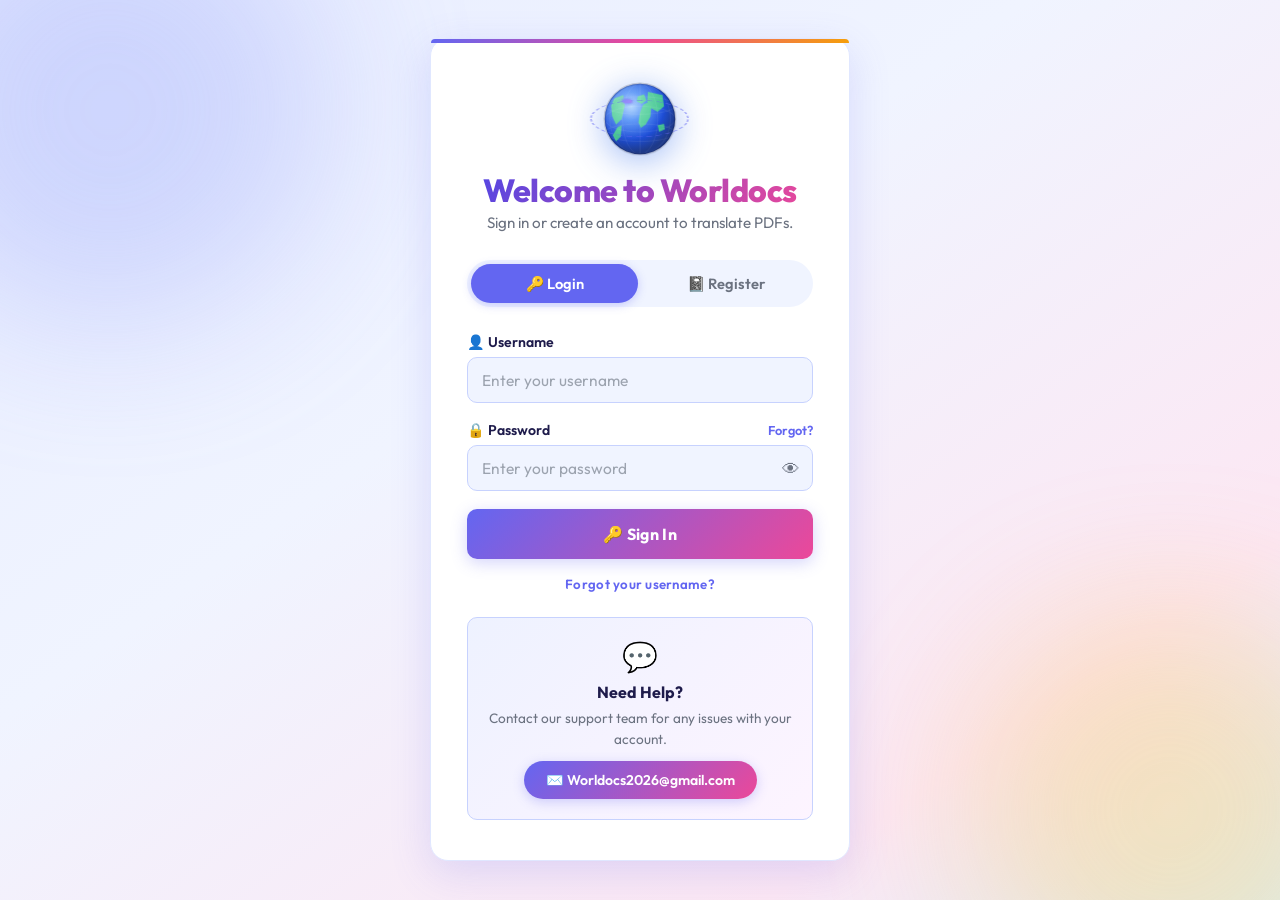
<file: frontend/login.html>
<!DOCTYPE html>
<html lang="en">

<head>
  <meta charset="UTF-8">
  <meta name="viewport" content="width=device-width, initial-scale=1.0">
  <title>Login – Worldocs</title>
  <meta name="description" content="Sign in or register to Worldocs PDF Translation Platform.">
  <link rel="preconnect" href="https://fonts.googleapis.com">
  <link rel="preconnect" href="https://fonts.gstatic.com" crossorigin>
  <link href="https://fonts.googleapis.com/css2?family=Outfit:wght@300;400;500;600;700;800&display=swap"
    rel="stylesheet">
  <link rel="stylesheet" href="style.css">
  <style>
    .pw-toggle {
      position: relative;
    }

    .pw-toggle input {
      padding-right: 44px;
    }

    .pw-eye {
      position: absolute;
      right: 13px;
      top: 50%;
      transform: translateY(-50%);
      cursor: pointer;
      font-size: 1.1rem;
      color: var(--text-muted);
      transition: color 0.2s;
      user-select: none;
    }

    .pw-eye:hover {
      color: var(--primary);
    }

    .strength-bar {
      height: 4px;
      border-radius: 2px;
      margin-top: 6px;
      background: var(--border);
      overflow: hidden;
    }

    .strength-fill {
      height: 100%;
      border-radius: 2px;
      width: 0%;
      transition: width 0.3s, background 0.3s;
    }

    .logo-area {
      text-align: center;
      margin-bottom: 28px;
    }

    .logo-area .logo-icon {
      font-size: 2.8rem;
      display: block;
      animation: bounceIn 0.6s cubic-bezier(0.34, 1.56, 0.64, 1) both;
    }

    @keyframes bounceIn {
      from {
        transform: scale(0.5);
        opacity: 0;
      }

      to {
        transform: scale(1);
        opacity: 1;
      }
    }

    .divider {
      text-align: center;
      margin: 18px 0 14px;
      color: var(--text-soft);
      font-size: 0.82rem;
      position: relative;
    }

    .divider::before,
    .divider::after {
      content: '';
      position: absolute;
      top: 50%;
      width: 38%;
      height: 1px;
      background: var(--border-strong);
    }

    .divider::before {
      left: 0;
    }

    .divider::after {
      right: 0;
    }
  </style>
</head>

<body>
  <div class="container" style="max-width:420px;">
    <div class="logo-area">
      <!-- 3D Earth Globe Icon -->
      <div class="earth-wrap" style="margin: 0 auto 12px;">
        <svg class="globe-svg" viewBox="0 0 100 100" xmlns="http://www.w3.org/2000/svg">
          <defs>
            <radialGradient id="lg-ocean" cx="38%" cy="32%" r="65%">
              <stop offset="0%" stop-color="#93c5fd" />
              <stop offset="30%" stop-color="#3b82f6" />
              <stop offset="70%" stop-color="#1d4ed8" />
              <stop offset="100%" stop-color="#1e3a8a" />
            </radialGradient>
            <radialGradient id="lg-shine" cx="32%" cy="28%" r="55%">
              <stop offset="0%" stop-color="rgba(255,255,255,0.38)" />
              <stop offset="100%" stop-color="rgba(255,255,255,0)" />
            </radialGradient>
            <clipPath id="lg-clip">
              <circle cx="50" cy="50" r="44" />
            </clipPath>
          </defs>
          <!-- Ocean base -->
          <circle cx="50" cy="50" r="44" fill="url(#lg-ocean)" />
          <!-- Spinning continents + grid -->
          <g class="globe-rotate" clip-path="url(#lg-clip)">
            <!-- Africa -->
            <path d="M54,32 L60,29 L64,36 L63,47 L57,57 L51,61 L48,54 L50,42 Z" fill="#4ade80" opacity="0.82" />
            <!-- Europe -->
            <path d="M47,22 L55,19 L58,27 L52,31 L46,28 Z" fill="#4ade80" opacity="0.82" />
            <!-- Asia -->
            <path d="M60,16 L78,20 L80,34 L72,41 L63,36 L59,28 Z" fill="#4ade80" opacity="0.82" />
            <!-- America (N+S) -->
            <path d="M18,24 L29,20 L31,33 L27,50 L20,57 L15,46 L14,33 Z" fill="#4ade80" opacity="0.82" />
            <path d="M22,60 L27,58 L26,72 L20,78 L16,70 Z" fill="#4ade80" opacity="0.8" />
            <!-- Oceania -->
            <path d="M72,58 L80,56 L81,63 L74,66 Z" fill="#4ade80" opacity="0.78" />
            <!-- Latitude lines -->
            <ellipse cx="50" cy="33" rx="44" ry="11" fill="none" stroke="rgba(255,255,255,0.18)" stroke-width="0.6" />
            <ellipse cx="50" cy="50" rx="44" ry="16" fill="none" stroke="rgba(255,255,255,0.18)" stroke-width="0.6" />
            <ellipse cx="50" cy="67" rx="44" ry="11" fill="none" stroke="rgba(255,255,255,0.18)" stroke-width="0.6" />
            <!-- Longitude lines -->
            <line x1="50" y1="6" x2="50" y2="94" stroke="rgba(255,255,255,0.18)" stroke-width="0.6" />
            <ellipse cx="50" cy="50" rx="22" ry="44" fill="none" stroke="rgba(255,255,255,0.15)" stroke-width="0.6" />
            <ellipse cx="50" cy="50" rx="38" ry="44" fill="none" stroke="rgba(255,255,255,0.15)" stroke-width="0.6" />
          </g>
          <!-- Shine / specular highlight -->
          <circle cx="50" cy="50" r="44" fill="url(#lg-shine)" />
          <!-- Rim shadow -->
          <circle cx="50" cy="50" r="44" fill="none" stroke="rgba(0,0,30,0.22)" stroke-width="2.5" />
        </svg>
        <!-- Cloud-computing orbit ring with dots -->
        <div class="globe-orbit">
          <div class="orbit-dot"></div>
          <div class="orbit-dot"></div>
          <div class="orbit-dot"></div>
        </div>
      </div>
      <h1 style="margin-bottom: 4px;">Welcome to Worldocs</h1>
      <p class="subtitle">Sign in or create an account to translate PDFs.</p>
    </div>

    <!-- Tabs -->
    <div class="tabs">
      <div class="tab active" id="tab-login" onclick="switchTab('login')">🔑 Login</div>
      <div class="tab" id="tab-register" onclick="switchTab('register')">📓 Register</div>
    </div>

    <!-- ── LOGIN FORM ── -->
    <div id="form-login">
      <div class="form-group">
        <label>👤 Username</label>
        <input type="text" id="login-username" placeholder="Enter your username" autocomplete="username">
      </div>
      <div class="form-group">
        <div style="display:flex; justify-content:space-between; align-items:center; margin-bottom:6px;">
          <label style="margin:0;">🔒 Password</label>
          <a href="reset-password.html"
            style="font-size:0.8rem; color:var(--primary); text-decoration:none; font-weight:600;">Forgot?</a>
        </div>
        <div class="pw-toggle">
          <input type="password" id="login-password" placeholder="Enter your password" autocomplete="current-password">
          <span class="pw-eye" onclick="togglePw('login-password', this)">👁</span>
        </div>
      </div>
      <button onclick="handleLogin()" id="loginBtn">🔑 Sign In</button>
      <div id="login-error" class="error"></div>

      <!-- Forgot Username -->
      <div style="margin-top:14px; text-align:center;">
        <button type="button" onclick="toggleForgotUser()"
          style="background:none; border:none; box-shadow:none; color:var(--primary); font-size:0.83rem; font-weight:600; cursor:pointer; padding:0; width:auto; text-decoration:underline; text-underline-offset:3px;">
          Forgot your username?
        </button>
      </div>

      <!-- Collapsible panel -->
      <div id="forgot-user-panel"
        style="max-height:0; overflow:hidden; transition:max-height 0.35s ease; margin-top:0;">
        <div style="margin-top:14px; padding:16px; background:#eef2ff; border-radius:10px; border:1.5px solid #c7d2fe;">
          <p style="font-size:0.83rem; color:var(--text-muted); margin-bottom:10px; font-weight:500;">
            Enter the email address linked to your account and we'll remind you of your username.
          </p>
          <div class="form-group" style="margin-bottom:10px;">
            <input type="email" id="fu-email" placeholder="Your account email">
          </div>
          <button onclick="handleForgotUsername()" id="fu-btn"
            style="background:linear-gradient(135deg,#6366f1,#818cf8); font-size:0.88rem; padding:10px 18px; width:100%;">
            📤 Send Username
          </button>
          <div id="fu-error" class="error" style="margin-top:8px;"></div>
          <div id="fu-success" class="success" style="margin-top:8px;"></div>
        </div>
      </div>
    </div>

    <!-- ── REGISTER FORM ── -->
    <div id="form-register" style="display:none;">
      <div class="form-group">
        <label>👤 Username</label>
        <input type="text" id="reg-username" placeholder="Choose a username" autocomplete="username">
      </div>
      <div class="form-group">
        <label>✉️ Email</label>
        <input type="email" id="reg-email" placeholder="Enter your email" autocomplete="email">
      </div>
      <div class="form-group">
        <label>🔒 Password</label>
        <div class="pw-toggle">
          <input type="password" id="reg-password" placeholder="Choose a strong password" autocomplete="new-password"
            oninput="updateStrength(this.value)">
          <span class="pw-eye" onclick="togglePw('reg-password', this)">👁</span>
        </div>
        <div class="strength-bar">
          <div class="strength-fill" id="strength-fill"></div>
        </div>
        <p id="strength-label" style="font-size:0.75rem; color:var(--text-soft); margin-top:3px;"></p>
      </div>
      <button onclick="handleRegister()" id="registerBtn">🚀 Create Account</button>
      <div id="reg-error" class="error"></div>
      <div id="reg-success" class="success"></div>
    </div>

    <!-- Help -->
    <div class="help-section" style="margin-top:24px;">
      <div class="help-icon">💬</div>
      <h3>Need Help?</h3>
      <p>Contact our support team for any issues with your account.</p>
      <a href="mailto:Worldocs2026@gmail.com?subject=Worldocs%20Support" class="help-email-btn">✉️
        Worldocs2026@gmail.com</a>
    </div>
  </div>

  <script>
    const API = (window.location.origin && window.location.origin !== 'null')
      ? window.location.origin
      : 'http://127.0.0.1:8000';
    /* ── Tab switch ── */
    function switchTab(tab) {
      ['login', 'register'].forEach(t => {
        document.getElementById(`tab-${t}`).classList.toggle('active', t === tab);
        document.getElementById(`form-${t}`).style.display = t === tab ? 'block' : 'none';
      });
    }

    /* ── Password toggle ── */
    function togglePw(id, icon) {
      const inp = document.getElementById(id);
      if (inp.type === 'password') {
        inp.type = 'text'; icon.textContent = '🙈';
      } else {
        inp.type = 'password'; icon.textContent = '👁';
      }
    }

    /* ── Password strength ── */
    function updateStrength(val) {
      const fill = document.getElementById('strength-fill');
      const label = document.getElementById('strength-label');
      let score = 0;
      if (val.length >= 8) score++;
      if (/[A-Z]/.test(val)) score++;
      if (/[0-9]/.test(val)) score++;
      if (/[^A-Za-z0-9]/.test(val)) score++;
      const configs = [
        { w: '0%', bg: '#e5e7eb', lbl: '' },
        { w: '25%', bg: '#ef4444', lbl: '🔴 Weak' },
        { w: '50%', bg: '#f97316', lbl: '🟠 Fair' },
        { w: '75%', bg: '#f59e0b', lbl: '🟡 Good' },
        { w: '100%', bg: '#10b981', lbl: '🟢 Strong' },
      ];
      fill.style.width = configs[score].w;
      fill.style.background = configs[score].bg;
      label.textContent = configs[score].lbl;
    }

    /* ── Login ── */
    async function handleLogin() {
      const user = document.getElementById('login-username').value.trim();
      const pass = document.getElementById('login-password').value;
      const errDiv = document.getElementById('login-error');
      const btn = document.getElementById('loginBtn');
      errDiv.style.display = 'none';
      if (!user || !pass) {
        errDiv.textContent = 'Please fill in all fields.';
        errDiv.style.display = 'block'; return;
      }
      btn.textContent = '⏳ Signing in…'; btn.disabled = true;
      try {
        const res = await fetch(`${API}/login`, {
          method: 'POST',
          headers: { 'Content-Type': 'application/x-www-form-urlencoded' },
          body: `username=${encodeURIComponent(user)}&password=${encodeURIComponent(pass)}`
        });
        const data = await res.json();
        if (!res.ok) throw new Error(data.detail || 'Invalid credentials');
        localStorage.setItem('access_token', data.access_token);
        btn.textContent = '✅ Logged in!';
        setTimeout(() => window.location.href = 'index.html', 500);
      } catch (err) {
        errDiv.textContent = '❌ ' + err.message;
        errDiv.style.display = 'block';
        btn.textContent = '🔑 Sign In'; btn.disabled = false;
      }
    }

    /* ── Register ── */
    async function handleRegister() {
      const user = document.getElementById('reg-username').value.trim();
      const email = document.getElementById('reg-email').value.trim();
      const pass = document.getElementById('reg-password').value;
      const errDiv = document.getElementById('reg-error');
      const sucDiv = document.getElementById('reg-success');
      const btn = document.getElementById('registerBtn');
      errDiv.style.display = sucDiv.style.display = 'none';
      if (!user || !email || !pass) {
        errDiv.textContent = 'Please fill in all fields.';
        errDiv.style.display = 'block'; return;
      }
      btn.textContent = '⏳ Creating account…'; btn.disabled = true;
      try {
        const res = await fetch(`${API}/register`, {
          method: 'POST',
          headers: { 'Content-Type': 'application/json' },
          body: JSON.stringify({ username: user, email, password: pass })
        });
        const data = await res.json();
        if (!res.ok) throw new Error(data.detail || 'Registration failed');
        sucDiv.textContent = '🎉 Account created! Redirecting to login…';
        sucDiv.style.display = 'block';
        btn.textContent = '✅ Done!';
        setTimeout(() => switchTab('login'), 1600);
      } catch (err) {
        errDiv.textContent = '❌ ' + err.message;
        errDiv.style.display = 'block';
        btn.textContent = '🚀 Create Account'; btn.disabled = false;
      }
    }

    /* Enter key support */
    document.addEventListener('keydown', (e) => {
      if (e.key === 'Enter') {
        if (document.getElementById('form-login').style.display !== 'none') handleLogin();
        else handleRegister();
      }
    });

    /* ── Forgot Username ── */
    let fuOpen = false;
    function toggleForgotUser() {
      const panel = document.getElementById('forgot-user-panel');
      fuOpen = !fuOpen;
      panel.style.maxHeight = fuOpen ? panel.scrollHeight + 400 + 'px' : '0';
    }

    async function handleForgotUsername() {
      const email = document.getElementById('fu-email').value.trim();
      const errDiv = document.getElementById('fu-error');
      const sucDiv = document.getElementById('fu-success');
      const btn = document.getElementById('fu-btn');
      errDiv.style.display = sucDiv.style.display = 'none';

      if (!email) {
        errDiv.textContent = 'Please enter your email.';
        errDiv.style.display = 'block'; return;
      }
      btn.textContent = '⏳ Sending…'; btn.disabled = true;
      try {
        const res = await fetch(`${API}/forgot-username`, {
          method: 'POST',
          headers: { 'Content-Type': 'application/json' },
          body: JSON.stringify({ email })
        });
        const data = await res.json();
        sucDiv.textContent = '✅ ' + data.message;
        sucDiv.style.display = 'block';
        btn.textContent = '📤 Sent!';
        btn.disabled = false;
      } catch (err) {
        errDiv.textContent = '❌ Connection error. Is the server running?';
        errDiv.style.display = 'block';
        btn.textContent = '📤 Send Username'; btn.disabled = false;
      }
    }
  </script>
</body>

</html>
</file>
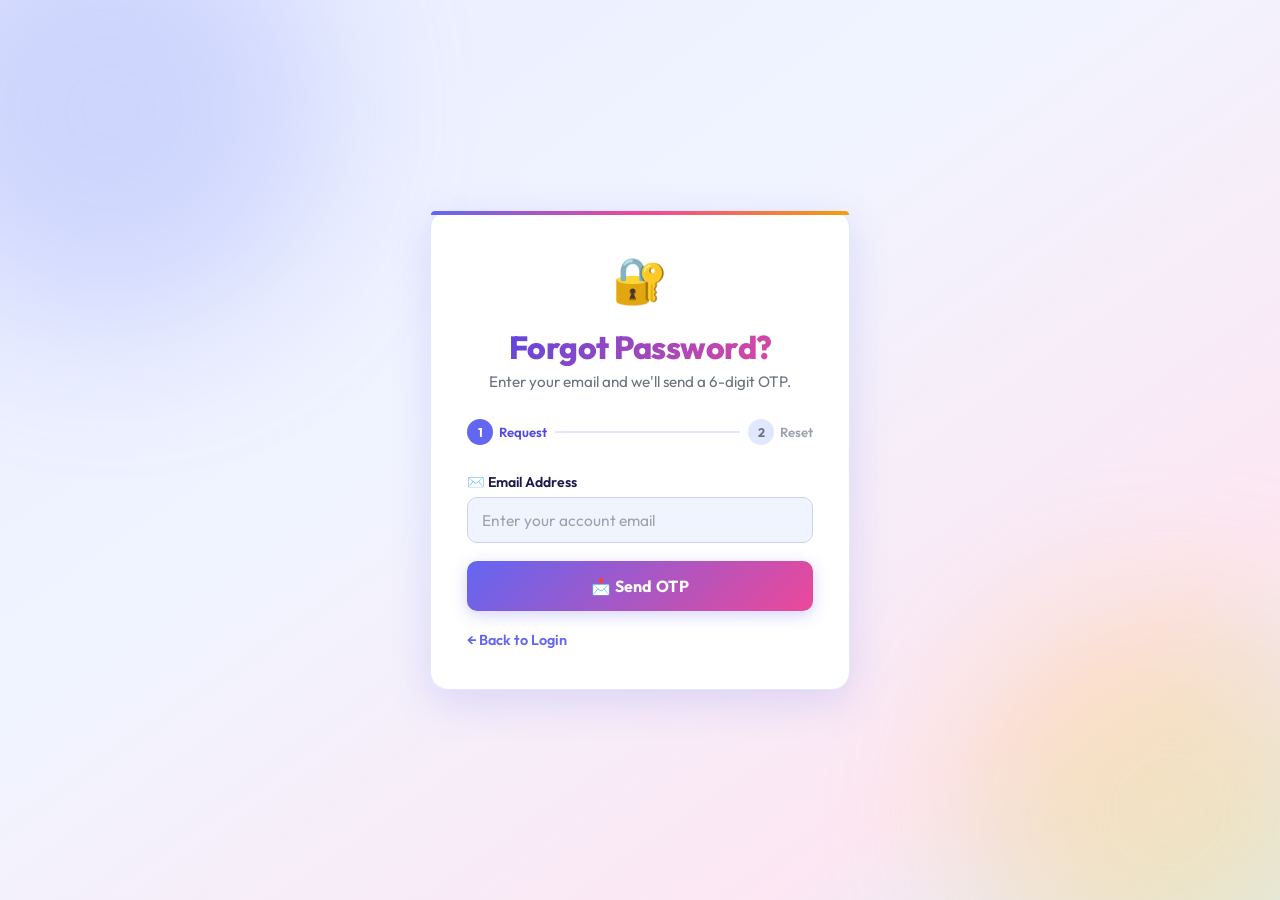
<file: frontend/reset-password.html>
<!DOCTYPE html>
<html lang="en">
<head>
  <meta charset="UTF-8">
  <meta name="viewport" content="width=device-width, initial-scale=1.0">
  <title>Reset Password – Worldocs</title>
  <link rel="preconnect" href="https://fonts.googleapis.com">
  <link rel="preconnect" href="https://fonts.gstatic.com" crossorigin>
  <link href="https://fonts.googleapis.com/css2?family=Outfit:wght@300;400;500;600;700;800&display=swap" rel="stylesheet">
  <link rel="stylesheet" href="style.css">
  <style>
    .step-indicator {
      display: flex;
      align-items: center;
      margin-bottom: 28px;
      gap: 0;
    }
    .step {
      display: flex;
      align-items: center;
      gap: 6px;
      font-size: 0.82rem;
      font-weight: 600;
      color: var(--text-soft);
    }
    .step .num {
      width: 26px; height: 26px;
      border-radius: 50%;
      background: var(--border);
      display: flex; align-items: center; justify-content: center;
      font-size: 0.78rem;
      font-weight: 700;
      color: var(--text-muted);
      transition: all 0.3s;
    }
    .step.active .num   { background: var(--primary); color: #fff; }
    .step.done .num     { background: var(--success);  color: #fff; }
    .step.active        { color: var(--primary-dark); }
    .step-line {
      flex: 1;
      height: 2px;
      background: var(--border);
      margin: 0 8px;
    }
    .pw-toggle { position: relative; }
    .pw-toggle input { padding-right: 44px; }
    .pw-eye {
      position: absolute; right: 13px; top: 50%;
      transform: translateY(-50%);
      cursor: pointer; font-size: 1.1rem;
      color: var(--text-muted); transition: color 0.2s;
      user-select: none;
    }
    .pw-eye:hover { color: var(--primary); }
    .resend-row {
      display: flex;
      align-items: center;
      gap: 10px;
      margin-top: 6px;
    }
    .resend-btn {
      background: none;
      border: 1.5px solid var(--primary);
      color: var(--primary);
      font-size: 0.82rem;
      font-weight: 600;
      padding: 5px 14px;
      border-radius: 8px;
      cursor: pointer;
      transition: all 0.2s;
      width: auto;
      min-width: unset;
    }
    .resend-btn:hover:not(:disabled) {
      background: var(--primary);
      color: #fff;
    }
    .resend-btn:disabled {
      opacity: 0.5;
      cursor: not-allowed;
    }
    .resend-timer {
      font-size: 0.82rem;
      color: var(--text-muted);
    }
    #resend-msg {
      font-size: 0.82rem;
      margin-top: 4px;
      min-height: 18px;
    }
  </style>
</head>
<body>
  <!-- Step 1: Request reset -->
  <div class="container" style="max-width:420px;" id="request-container">
    <div style="text-align:center; margin-bottom:20px;">
      <span style="font-size:2.8rem;">🔐</span>
    </div>
    <h1 style="text-align:center; margin-bottom:6px;">Forgot Password?</h1>
    <p class="subtitle" style="text-align:center;">Enter your email and we'll send a 6-digit OTP.</p>

    <!-- Step indicator -->
    <div class="step-indicator">
      <div class="step active" id="si-1"><div class="num">1</div> Request</div>
      <div class="step-line"></div>
      <div class="step" id="si-2"><div class="num">2</div> Reset</div>
    </div>

    <div class="form-group">
      <label>✉️ Email Address</label>
      <input type="email" id="req-email" placeholder="Enter your account email" autocomplete="email">
    </div>

    <button onclick="requestReset()" id="req-btn">&#128233; Send OTP</button>
    <div id="req-error" class="error"></div>
    <div id="req-success" class="success"></div>

    <button id="proceed-btn" onclick="goToResetForm()"
      style="display:none; margin-top:2px; background:linear-gradient(135deg,#10b981,#059669);">
      &#128274; Enter OTP &rarr;
    </button>

    <a href="login.html" class="back-link">&larr; Back to Login</a>
  </div>

  <!-- Step 2: New password -->
  <div class="container" style="max-width:420px; display:none;" id="reset-container">
    <div style="text-align:center; margin-bottom:20px;">
      <span style="font-size:2.8rem;">🔑</span>
    </div>
    <h1 style="text-align:center; margin-bottom:6px;">Create New Password</h1>
    <p class="subtitle" style="text-align:center;">Almost there! Enter your new secure password.</p>

    <!-- Step indicator -->
    <div class="step-indicator">
      <div class="step done" id="si2-1"><div class="num">✓</div> Request</div>
      <div class="step-line" style="background:var(--primary);"></div>
      <div class="step active" id="si2-2"><div class="num">2</div> Reset</div>
    </div>

    <div class="form-group">
      <label>✉️ Email Address</label>
      <input type="email" id="reset-email" placeholder="Confirm your email">
    </div>
    <div class="form-group">
      <label>&#128274; Enter OTP</label>
      <input type="text" id="reset-token" placeholder="Enter 6-digit OTP from email"
        maxlength="6" inputmode="numeric" pattern="[0-9]{6}"
        style="font-size:1.6rem; letter-spacing:10px; text-align:center; font-family:monospace; font-weight:700;">
      <div class="resend-row">
        <button class="resend-btn" id="resend-btn" onclick="resendOtp()" disabled>🔁 Resend OTP</button>
        <span class="resend-timer" id="resend-timer">Resend in <strong id="resend-countdown">30</strong>s</span>
      </div>
      <div id="resend-msg"></div>
    </div>
    <div class="form-group">
      <label>🔒 New Password</label>
      <div class="pw-toggle">
        <input type="password" id="reset-password" placeholder="Enter new password">
        <span class="pw-eye" onclick="togglePw('reset-password', this)">👁</span>
      </div>
    </div>

    <button onclick="submitReset()" id="reset-btn">🔓 Update Password</button>
    <div id="reset-error" class="error"></div>
    <div id="reset-success" class="success"></div>

    <a href="login.html" class="back-link">← Back to Login</a>
  </div>

  <script>
    // Works when served via HTTP server AND when opened directly as a file
    const API = (window.location.origin && window.location.origin !== 'null')
      ? window.location.origin
      : 'http://127.0.0.1:8000';
    function togglePw(id, icon) {
      const inp = document.getElementById(id);
      inp.type = (inp.type === 'password') ? 'text' : 'password';
      icon.textContent = (inp.type === 'text') ? '🙈' : '👁';
    }

    async function requestReset() {
      const email   = document.getElementById('req-email').value.trim();
      const errDiv  = document.getElementById('req-error');
      const sucDiv  = document.getElementById('req-success');
      const btn     = document.getElementById('req-btn');

      errDiv.style.display = sucDiv.style.display = 'none';
      if (!email) {
        errDiv.textContent = 'Please enter your email.';
        errDiv.style.display = 'block'; return;
      }
      btn.textContent = '⏳ Sending…'; btn.disabled = true;
      try {
        const res = await fetch(`${API}/forgot-password`, {
          method: 'POST',
          headers: { 'Content-Type': 'application/json' },
          body: JSON.stringify({ email })
        });
        const data = await res.json();
        sucDiv.textContent = '✅ ' + data.message;
        sucDiv.style.display = 'block';
        btn.textContent = '📩 Sent!';

        // Pre-fill step 2 email and show the proceed button
        document.getElementById('reset-email').value = email;
        document.getElementById('proceed-btn').style.display = 'block';
      } catch (err) {
        errDiv.textContent = '❌ Failed to connect to the server.';
        errDiv.style.display = 'block';
        btn.textContent = '📩 Send OTP'; btn.disabled = false;
      }
    }

    function goToResetForm() {
      document.getElementById('request-container').style.display = 'none';
      document.getElementById('reset-container').style.display = 'block';
      startResendCooldown();
    }

    let _resendTimer = null;
    function startResendCooldown(seconds = 30) {
      const btn = document.getElementById('resend-btn');
      const timerEl = document.getElementById('resend-timer');
      const countEl = document.getElementById('resend-countdown');
      btn.disabled = true;
      timerEl.style.display = 'inline';
      let remaining = seconds;
      countEl.textContent = remaining;
      clearInterval(_resendTimer);
      _resendTimer = setInterval(() => {
        remaining--;
        countEl.textContent = remaining;
        if (remaining <= 0) {
          clearInterval(_resendTimer);
          btn.disabled = false;
          timerEl.style.display = 'none';
        }
      }, 1000);
    }

    async function resendOtp() {
      const email = document.getElementById('reset-email').value.trim();
      const msgEl = document.getElementById('resend-msg');
      const btn   = document.getElementById('resend-btn');
      if (!email) {
        msgEl.style.color = 'var(--danger, #ef4444)';
        msgEl.textContent = '❌ Email not found. Go back and re-enter it.';
        return;
      }
      btn.disabled = true;
      msgEl.style.color = 'var(--text-muted)';
      msgEl.textContent = '⏳ Resending…';
      try {
        const res = await fetch(`${API}/forgot-password`, {
          method: 'POST',
          headers: { 'Content-Type': 'application/json' },
          body: JSON.stringify({ email })
        });
        await res.json();
        msgEl.style.color = '#10b981';
        msgEl.textContent = '✅ A new OTP has been sent!';
      } catch (err) {
        msgEl.style.color = 'var(--danger, #ef4444)';
        msgEl.textContent = '❌ Failed to resend. Check your connection.';
      }
      startResendCooldown(30);
      setTimeout(() => { msgEl.textContent = ''; }, 5000);
    }

    async function submitReset() {
      const email = document.getElementById('reset-email').value.trim();
      const token = document.getElementById('reset-token').value.trim();
      const pass  = document.getElementById('reset-password').value;
      const errDiv = document.getElementById('reset-error');
      const sucDiv = document.getElementById('reset-success');
      const btn    = document.getElementById('reset-btn');

      errDiv.style.display = sucDiv.style.display = 'none';
      if (!email || !token || !pass) {
        errDiv.textContent = 'Please fill in all fields.';
        errDiv.style.display = 'block'; return;
      }
      btn.textContent = '⏳ Updating…'; btn.disabled = true;
      try {
        const res = await fetch(`${API}/reset-password`, {
          method: 'POST',
          headers: { 'Content-Type': 'application/json' },
          body: JSON.stringify({ email, reset_token: token, new_password: pass })
        });
        const data = await res.json();
        if (!res.ok) throw new Error(data.detail || 'Reset failed');
        sucDiv.textContent = '🎉 ' + data.message + ' Redirecting…';
        sucDiv.style.display = 'block';
        btn.textContent = '✅ Password Updated!';
        setTimeout(() => window.location.href = 'login.html', 2000);
      } catch (err) {
        errDiv.textContent = '❌ ' + err.message;
        errDiv.style.display = 'block';
        btn.textContent = '🔓 Update Password'; btn.disabled = false;
      }
    }
  </script>
</body>
</html>
</file>
<file: style.css>
/* ===========================
   WORLDOCS – Light Vibrant UI
   =========================== */

@import url('https://fonts.googleapis.com/css2?family=Outfit:wght@300;400;500;600;700;800&display=swap');

:root {
  --primary:        #6366f1;
  --primary-light:  #818cf8;
  --primary-dark:   #4f46e5;
  --accent:         #f59e0b;
  --accent2:        #ec4899;
  --success:        #10b981;
  --error:          #ef4444;
  --warning:        #f97316;

  --bg:             #f0f4ff;
  --bg2:            #e8edff;
  --surface:        #ffffff;
  --surface2:       #f8faff;
  --border:         #e0e7ff;
  --border-strong:  #c7d2fe;

  --text:           #1e1b4b;
  --text-muted:     #6b7280;
  --text-soft:      #9ca3af;

  --radius:         18px;
  --radius-sm:      10px;
  --shadow:         0 4px 24px rgba(99,102,241,0.10);
  --shadow-lg:      0 12px 40px rgba(99,102,241,0.18);
  --shadow-btn:     0 4px 16px rgba(99,102,241,0.28);
}

*, *::before, *::after {
  box-sizing: border-box;
  margin: 0;
  padding: 0;
}

html, body {
  width: 100%;
}

body {
  font-family: 'Outfit', sans-serif;
  background: linear-gradient(145deg, #e8edff 0%, #f0f4ff 40%, #fce7f3 80%, #e0f2fe 100%);
  background-attachment: fixed;
  min-height: 100vh;
  display: flex;
  flex-direction: column;
  justify-content: flex-start;
  align-items: center;
  color: var(--text);
  -webkit-font-smoothing: antialiased;
  padding: 60px 24px;
  position: relative;
  overflow-x: hidden;
}

/* Animated background blobs */
body::before,
body::after {
  content: '';
  position: fixed;
  border-radius: 50%;
  filter: blur(80px);
  opacity: 0.35;
  animation: blobFloat 8s ease-in-out infinite alternate;
  pointer-events: none;
  z-index: 0;
}
body::before {
  width: 420px; height: 420px;
  background: radial-gradient(circle, #a5b4fc, #818cf8);
  top: -100px; left: -100px;
}
body::after {
  width: 380px; height: 380px;
  background: radial-gradient(circle, #fde68a, #f59e0b);
  bottom: -100px; right: -80px;
  animation-delay: -4s;
}

@keyframes blobFloat {
  0%   { transform: translate(0,0) scale(1); }
  100% { transform: translate(30px, 20px) scale(1.08); }
}

/* ===== CONTAINER ===== */
.container {
  background: var(--surface);
  border-radius: var(--radius);
  padding: 40px 36px;
  width: 100%;
  max-width: 460px;
  box-shadow: var(--shadow-lg);
  border: 1.5px solid var(--border);
  position: relative;
  z-index: 1;
  animation: fadeSlideUp 0.5s cubic-bezier(0.34,1.56,0.64,1) both;
}

.container.wide { max-width: 1200px; }

@keyframes fadeSlideUp {
  from { opacity: 0; transform: translateY(28px) scale(0.97); }
  to   { opacity: 1; transform: translateY(0)    scale(1);    }
}

/* ===== TOP STRIPE ACCENT ===== */
.container::before {
  content: '';
  position: absolute;
  top: 0; left: 0; right: 0;
  height: 4px;
  border-radius: var(--radius) var(--radius) 0 0;
  background: linear-gradient(90deg, var(--primary), var(--accent2), var(--accent));
  z-index: auto;
}

/* ===== HEADINGS ===== */
h1 {
  font-size: 2rem;
  font-weight: 800;
  letter-spacing: -0.5px;
  background: linear-gradient(120deg, var(--primary-dark), var(--accent2));
  -webkit-background-clip: text;
  background-clip: text;
  -webkit-text-fill-color: transparent;
  line-height: 1.2;
  margin-bottom: 6px;
}

h2 {
  font-size: 1.3rem;
  font-weight: 700;
  color: var(--text);
  margin-bottom: 16px;
}

/* ===== SUBTITLE / MUTED ===== */
.subtitle {
  color: var(--text-muted);
  font-size: 0.95rem;
  margin-bottom: 28px;
}

/* ===== NAVBAR / HEADER ROW ===== */
.page-header {
  display: flex;
  justify-content: space-between;
  align-items: center;
  margin-bottom: 32px;
}
.page-header h1 { margin: 0; }

.nav-links { display: flex; gap: 8px; }

.nav-btn {
  display: inline-flex;
  align-items: center;
  gap: 6px;
  padding: 8px 16px;
  border-radius: 50px;
  font-size: 0.88rem;
  font-weight: 600;
  text-decoration: none;
  cursor: pointer;
  border: none;
  transition: all 0.22s ease;
  background: var(--bg);
  color: var(--text-muted);
  width: auto;
  box-shadow: none;
}
.nav-btn:hover {
  background: var(--primary);
  color: #fff;
  transform: translateY(-1px);
  box-shadow: 0 4px 12px rgba(99,102,241,0.28);
}
.nav-btn.danger:hover {
  background: var(--error);
  box-shadow: 0 4px 12px rgba(239,68,68,0.28);
}

/* ===== DROP AREA ===== */
.drop-area {
  border: 2.5px dashed var(--border-strong);
  background: var(--bg);
  padding: 44px 24px;
  border-radius: var(--radius);
  text-align: center;
  cursor: pointer;
  transition: all 0.25s cubic-bezier(0.4,0,0.2,1);
  color: var(--text-muted);
  display: flex;
  flex-direction: column;
  align-items: center;
  gap: 12px;
  margin-bottom: 22px;
  user-select: none;
  position: relative;
  overflow: hidden;
}
.drop-area::before {
  content: '';
  position: absolute;
  inset: 0;
  background: linear-gradient(135deg, rgba(99,102,241,0.04), rgba(236,72,153,0.04));
  opacity: 0;
  transition: opacity 0.25s;
}
.drop-area:hover::before,
.drop-area.has-file::before {
  opacity: 1;
}
.drop-area:hover,
.drop-area.has-file {
  border-color: var(--primary);
  color: var(--primary-dark);
  transform: scale(1.01);
  box-shadow: 0 0 0 4px rgba(99,102,241,0.10);
}
.drop-area.dragging {
  border-color: var(--accent2);
  background: #fdf4ff;
  box-shadow: 0 0 0 6px rgba(236,72,153,0.12);
}
.drop-icon {
  font-size: 2.6rem;
  transition: transform 0.3s ease;
}
.drop-area:hover .drop-icon,
.drop-area.has-file .drop-icon {
  transform: translateY(-5px) scale(1.1);
}
.drop-label {
  font-size: 1rem;
  font-weight: 600;
}
.drop-sub {
  font-size: 0.82rem;
  color: var(--text-soft);
}

/* ===== LANGUAGE SELECT ===== */
.select-wrapper {
  position: relative;
  margin-bottom: 20px;
}
.select-label {
  display: block;
  font-size: 0.85rem;
  font-weight: 600;
  color: var(--text-muted);
  margin-bottom: 6px;
  text-transform: uppercase;
  letter-spacing: 0.06em;
}
select {
  width: 100%;
  padding: 13px 40px 13px 16px;
  background: var(--bg);
  border: 1.5px solid var(--border-strong);
  border-radius: var(--radius-sm);
  color: var(--text);
  font-family: 'Outfit', sans-serif;
  font-size: 0.97rem;
  outline: none;
  cursor: pointer;
  transition: all 0.22s ease;
  appearance: none;
  background-image: url("data:image/svg+xml;charset=US-ASCII,%3Csvg xmlns='http://www.w3.org/2000/svg' width='12' height='12' viewBox='0 0 24 24' fill='none' stroke='%236366f1' stroke-width='2.5' stroke-linecap='round' stroke-linejoin='round'%3E%3Cpolyline points='6 9 12 15 18 9'/%3E%3C/svg%3E");
  background-repeat: no-repeat;
  background-position: right 14px center;
  background-size: 16px;
}
select:focus, select:hover {
  border-color: var(--primary);
  background-color: #fff;
  box-shadow: 0 0 0 3px rgba(99,102,241,0.12);
}
select option { background: #fff; color: var(--text); }

/* ===== BUTTONS ===== */
button, .btn {
  display: inline-flex;
  align-items: center;
  justify-content: center;
  gap: 8px;
  background: linear-gradient(135deg, var(--primary), var(--accent2));
  color: #fff;
  border: none;
  padding: 15px 24px;
  width: 100%;
  font-size: 1rem;
  font-weight: 700;
  border-radius: var(--radius-sm);
  cursor: pointer;
  transition: all 0.25s cubic-bezier(0.4,0,0.2,1);
  font-family: 'Outfit', sans-serif;
  box-shadow: var(--shadow-btn);
  position: relative;
  overflow: hidden;
  letter-spacing: 0.02em;
  user-select: none;
}
button::after {
  content: '';
  position: absolute;
  inset: 0;
  background: linear-gradient(135deg, rgba(255,255,255,0.18), rgba(255,255,255,0));
  opacity: 0;
  transition: opacity 0.3s;
}
button:hover::after { opacity: 1; }
button:hover {
  transform: translateY(-2px);
  box-shadow: 0 8px 28px rgba(99,102,241,0.38);
}
button:active {
  transform: translateY(0px) scale(0.98);
}

/* ===== PROGRESS BAR ===== */
#loader {
  margin-top: 22px;
  padding: 20px;
  background: var(--bg);
  border-radius: var(--radius-sm);
  border: 1.5px solid var(--border);
  text-align: center;
}
#loader p {
  font-weight: 600;
  color: var(--primary-dark);
  margin-bottom: 12px;
  font-size: 0.95rem;
}
.progress-track {
  width: 100%;
  height: 10px;
  background: var(--border);
  border-radius: 99px;
  overflow: hidden;
}
#progressBar {
  height: 100%;
  width: 0%;
  background: linear-gradient(90deg, var(--primary), var(--accent2));
  transition: width 0.35s ease;
  border-radius: 99px;
  position: relative;
}
#progressBar::after {
  content: '';
  position: absolute;
  top: 0; right: 0;
  width: 24px; height: 100%;
  background: rgba(255,255,255,0.5);
  filter: blur(6px);
  animation: shimmer 1s ease-in-out infinite;
}
@keyframes shimmer { 0%,100%{opacity:0;} 50%{opacity:1;} }
#percent {
  color: var(--primary);
  font-weight: 700;
  font-size: 1rem;
  margin-top: 8px;
}

/* ===== STATUS TEXT ===== */
#status {
  margin-top: 16px;
  font-size: 0.95rem;
  font-weight: 500;
  color: var(--text-muted);
  min-height: 22px;
  transition: color 0.3s;
}
#status.success { color: var(--success); }
#status.error   { color: var(--error); }

/* ===== FILE WARNING ===== */
#fileWarning {
  margin-top: 14px;
  padding: 12px 16px;
  background: #fff7ed;
  border: 1.5px solid #fed7aa;
  border-radius: var(--radius-sm);
  color: #9a3412;
  font-weight: 500;
  font-size: 0.92rem;
  display: none;
  align-items: center;
  gap: 10px;
  animation: shake 0.4s ease;
}
@keyframes shake {
  0%,100%{transform:translateX(0);}
  25%{transform:translateX(-5px);}
  75%{transform:translateX(5px);}
}

/* ===== FORMS (login / register / reset) ===== */
.form-group {
  margin-bottom: 18px;
  text-align: left;
}
.form-group label {
  display: block;
  margin-bottom: 6px;
  color: var(--text);
  font-size: 0.88rem;
  font-weight: 600;
}
.form-group input {
  width: 100%;
  padding: 12px 14px;
  border: 1.5px solid var(--border-strong);
  border-radius: var(--radius-sm);
  font-family: 'Outfit', sans-serif;
  font-size: 0.97rem;
  transition: all 0.22s ease;
  box-sizing: border-box;
  background: var(--bg);
  color: var(--text);
}
.form-group input:focus {
  outline: none;
  border-color: var(--primary);
  background: #fff;
  box-shadow: 0 0 0 3px rgba(99,102,241,0.12);
}
.form-group input::placeholder { color: var(--text-soft); }

/* ===== TABS ===== */
.tabs {
  display: flex;
  margin-bottom: 26px;
  background: var(--bg);
  border-radius: 50px;
  padding: 4px;
  gap: 4px;
}
.tab {
  flex: 1;
  padding: 10px;
  text-align: center;
  cursor: pointer;
  font-weight: 600;
  font-size: 0.92rem;
  color: var(--text-muted);
  border-radius: 50px;
  transition: all 0.22s ease;
  user-select: none;
}
.tab.active {
  background: var(--primary);
  color: #fff;
  box-shadow: 0 2px 10px rgba(99,102,241,0.30);
}
.tab:hover:not(.active) { background: var(--border); color: var(--text); }

/* ===== ERROR / SUCCESS MESSAGES ===== */
.error {
  color: var(--error);
  font-size: 0.88rem;
  margin-top: 10px;
  display: none;
  background: #fef2f2;
  border: 1px solid #fecaca;
  border-radius: 8px;
  padding: 10px 14px;
  font-weight: 500;
}
.success {
  color: #065f46;
  font-size: 0.88rem;
  margin-top: 10px;
  display: none;
  background: #ecfdf5;
  border: 1px solid #a7f3d0;
  border-radius: 8px;
  padding: 10px 14px;
  font-weight: 500;
}

/* ===== BACK LINK ===== */
.back-link {
  display: inline-flex;
  align-items: center;
  gap: 5px;
  margin-top: 20px;
  color: var(--primary);
  text-decoration: none;
  font-size: 0.9rem;
  font-weight: 600;
  transition: all 0.2s;
}
.back-link:hover { color: var(--primary-dark); letter-spacing: 0.02em; }

/* ===== DASHBOARD TABLE ===== */
.stats-row {
  display: grid;
  grid-template-columns: repeat(3, 1fr);
  gap: 14px;
  margin-bottom: 28px;
}
.stat-card {
  background: var(--bg);
  border-radius: var(--radius-sm);
  padding: 18px 14px;
  text-align: center;
  border: 1.5px solid var(--border);
  transition: all 0.22s ease;
}
.stat-card:hover {
  border-color: var(--primary-light);
  box-shadow: 0 4px 16px rgba(99,102,241,0.12);
  transform: translateY(-2px);
}
.stat-card .stat-val {
  font-size: 1.8rem;
  font-weight: 800;
  background: linear-gradient(120deg, var(--primary-dark), var(--accent2));
  -webkit-background-clip: text;
  background-clip: text;
  -webkit-text-fill-color: transparent;
}
.stat-card .stat-label {
  font-size: 0.78rem;
  font-weight: 600;
  color: var(--text-muted);
  text-transform: uppercase;
  letter-spacing: 0.06em;
  margin-top: 2px;
}
table {
  width: 100%;
  border-collapse: collapse;
  margin-top: 8px;
}
thead tr {
  background: var(--primary);
  color: #fff;
}
thead th {
  padding: 13px 16px;
  text-align: left;
  font-size: 0.82rem;
  font-weight: 700;
  letter-spacing: 0.06em;
  text-transform: uppercase;
}
thead th:first-child { border-radius: 10px 0 0 10px; }
thead th:last-child  { border-radius: 0 10px 10px 0; }
tbody tr {
  border-bottom: 1px solid var(--border);
  transition: background 0.18s;
}
tbody tr:hover { background: var(--bg); }
tbody td {
  padding: 14px 16px;
  font-size: 0.93rem;
  color: var(--text);
}
.status {
  padding: 5px 12px;
  border-radius: 50px;
  font-size: 0.8rem;
  font-weight: 700;
  display: inline-block;
  letter-spacing: 0.03em;
}
.status.completed { background: #dcfce7; color: #166534; border: 1px solid #bbf7d0; }
.status.processing { background: #fef9c3; color: #854d0e; border: 1px solid #fef08a; }
.status.failed    { background: #fee2e2; color: #991b1b; border: 1px solid #fecaca; }

.download-btn {
  background: linear-gradient(135deg, var(--primary), var(--primary-light));
  color: #fff;
  padding: 7px 16px;
  border-radius: 50px;
  text-decoration: none;
  font-weight: 600;
  font-size: 0.83rem;
  display: inline-block;
  transition: all 0.2s;
  box-shadow: 0 2px 8px rgba(99,102,241,0.22);
}
.download-btn:hover {
  transform: translateY(-1px);
  box-shadow: 0 4px 14px rgba(99,102,241,0.36);
}
.empty-state {
  text-align: center;
  padding: 44px 20px;
  color: var(--text-muted);
  background: var(--bg);
  border-radius: var(--radius-sm);
  margin-top: 12px;
  border: 1.5px dashed var(--border-strong);
}
.empty-state .empty-icon { font-size: 3rem; margin-bottom: 12px; }
.empty-state a { color: var(--primary); text-decoration: none; font-weight: 600; }

/* ===== HELP & FEEDBACK SECTION ===== */
.help-section {
  margin-top: 28px;
  padding: 20px;
  background: linear-gradient(135deg, #eef2ff, #fdf4ff);
  border-radius: var(--radius-sm);
  border: 1.5px solid var(--border-strong);
  text-align: center;
}
.help-section .help-icon { font-size: 1.8rem; margin-bottom: 8px; }
.help-section h3 {
  font-size: 1rem;
  font-weight: 700;
  color: var(--text);
  margin-bottom: 6px;
}
.help-section p {
  font-size: 0.85rem;
  color: var(--text-muted);
  margin-bottom: 12px;
  line-height: 1.5;
}
.help-email-btn {
  display: inline-flex;
  align-items: center;
  gap: 8px;
  padding: 10px 22px;
  background: linear-gradient(135deg, var(--primary), var(--accent2));
  color: #fff;
  border-radius: 50px;
  text-decoration: none;
  font-weight: 600;
  font-size: 0.88rem;
  transition: all 0.22s ease;
  box-shadow: 0 3px 12px rgba(99,102,241,0.28);
}
.help-email-btn:hover {
  transform: translateY(-2px);
  box-shadow: 0 6px 20px rgba(99,102,241,0.38);
}

/* ===== DEV TOKEN BOX ===== */
.dev-token-box {
  margin-top: 16px;
  padding: 16px;
  background: #fffbeb;
  border: 1.5px dashed #f59e0b;
  border-radius: var(--radius-sm);
  font-size: 0.85rem;
  color: #92400e;
  word-break: break-all;
  display: none;
}
.dev-token-box button {
  margin-top: 10px;
  padding: 8px 16px;
  font-size: 0.82rem;
  background: linear-gradient(135deg, #f59e0b, #f97316);
  box-shadow: none;
  width: auto;
}

/* ===== TOOLTIP ===== */
[data-tooltip] {
  position: relative;
}
[data-tooltip]::after {
  content: attr(data-tooltip);
  position: absolute;
  bottom: calc(100% + 8px);
  left: 50%;
  transform: translateX(-50%);
  background: var(--text);
  color: #fff;
  font-size: 0.78rem;
  font-weight: 500;
  padding: 5px 10px;
  border-radius: 6px;
  white-space: nowrap;
  opacity: 0;
  pointer-events: none;
  transition: opacity 0.2s, transform 0.2s;
}
[data-tooltip]:hover::after {
  opacity: 1;
  transform: translateX(-50%) translateY(-2px);
}

/* ===== ANIMATIONS – PULSE BADGE ===== */
.badge {
  display: inline-flex;
  align-items: center;
  gap: 5px;
  padding: 4px 10px;
  background: var(--primary);
  color: #fff;
  border-radius: 50px;
  font-size: 0.75rem;
  font-weight: 700;
}
.badge.dot::before {
  content: '';
  width: 6px; height: 6px;
  background: #fff;
  border-radius: 50%;
  animation: pulse 1.4s ease infinite;
}
@keyframes pulse {
  0%,100%{opacity:1; transform:scale(1);}
  50%{opacity:0.5; transform:scale(1.4);}
}

/* ===== SCROLLBAR ===== */
::-webkit-scrollbar { width: 6px; }
::-webkit-scrollbar-track { background: var(--bg); }
::-webkit-scrollbar-thumb { background: var(--border-strong); border-radius: 3px; }
::-webkit-scrollbar-thumb:hover { background: var(--primary-light); }

/* ===========================
   3D EARTH GLOBE ICON
   =========================== */
.earth-wrap {
  position: relative;
  display: inline-block;
  width: 80px;
  height: 80px;
  cursor: pointer;
  transition: transform 0.3s ease;
}
.earth-wrap:hover { transform: scale(1.08); }

/* SVG globe base */
.globe-svg {
  width: 80px;
  height: 80px;
  filter: drop-shadow(0 6px 18px rgba(37,99,235,0.45));
  transition: filter 0.3s ease;
}
.earth-wrap:hover .globe-svg {
  filter: drop-shadow(0 8px 28px rgba(99,102,241,0.65));
}

/* Spinning land + grid group */
.globe-rotate {
  transform-box: fill-box;
  transform-origin: center;
  animation: globeSpin 9s linear infinite;
}
.earth-wrap:hover .globe-rotate {
  animation-duration: 4s;
}

@keyframes globeSpin {
  from { transform: rotate(0deg); }
  to   { transform: rotate(360deg); }
}

/* Orbit ring — tilted for 3D cloud-computing feel */
.globe-orbit {
  position: absolute;
  width: 124%;
  height: 124%;
  top: -12%;
  left: -12%;
  border-radius: 50%;
  border: 2px dashed rgba(99, 102, 241, 0.45);
  transform: rotateX(68deg) rotateZ(-15deg);
  animation: orbitPulse 3s ease-in-out infinite alternate;
  pointer-events: none;
}
.earth-wrap:hover .globe-orbit {
  border-color: rgba(168, 85, 247, 0.7);
}
@keyframes orbitPulse {
  from { opacity: 0.5; }
  to   { opacity: 1; }
}

/* Orbiting cloud dots */
.orbit-dot {
  position: absolute;
  width: 9px; height: 9px;
  background: linear-gradient(135deg, #818cf8, #a78bfa);
  border-radius: 50%;
  box-shadow: 0 0 6px rgba(129,140,248,0.9);
  top: -5px; left: calc(50% - 4.5px);
  transform-origin: 4.5px calc(50% + 5px + 12px);
  animation: dotOrbit 3s linear infinite;
}
.orbit-dot:nth-child(2) { animation-delay: -1s; }
.orbit-dot:nth-child(3) { animation-delay: -2s; }

@keyframes dotOrbit {
  from { transform: rotate(0deg)   translateY(-52px); }
  to   { transform: rotate(360deg) translateY(-52px); }
}

/* ===== RESPONSIVE ===== */
@media (max-width: 600px) {
  .container { padding: 28px 20px; }
  h1 { font-size: 1.6rem; }
  .stats-row { grid-template-columns: 1fr 1fr; }
}
</file>
<file: frontend/style.css>
/* ===========================
   WORLDOCS – Light Vibrant UI
   =========================== */

@import url('https://fonts.googleapis.com/css2?family=Outfit:wght@300;400;500;600;700;800&display=swap');

:root {
  --primary:        #6366f1;
  --primary-light:  #818cf8;
  --primary-dark:   #4f46e5;
  --accent:         #f59e0b;
  --accent2:        #ec4899;
  --success:        #10b981;
  --error:          #ef4444;
  --warning:        #f97316;

  --bg:             #f0f4ff;
  --bg2:            #e8edff;
  --surface:        #ffffff;
  --surface2:       #f8faff;
  --border:         #e0e7ff;
  --border-strong:  #c7d2fe;

  --text:           #1e1b4b;
  --text-muted:     #6b7280;
  --text-soft:      #9ca3af;

  --radius:         18px;
  --radius-sm:      10px;
  --shadow:         0 4px 24px rgba(99,102,241,0.10);
  --shadow-lg:      0 12px 40px rgba(99,102,241,0.18);
  --shadow-btn:     0 4px 16px rgba(99,102,241,0.28);
}

*, *::before, *::after {
  box-sizing: border-box;
  margin: 0;
  padding: 0;
}

html, body {
  height: 100%;
  width: 100%;
}

body {
  font-family: 'Outfit', sans-serif;
  background: linear-gradient(145deg, #e8edff 0%, #f0f4ff 40%, #fce7f3 80%, #e0f2fe 100%);
  background-attachment: fixed;
  min-height: 100vh;
  display: flex;
  flex-direction: column;
  justify-content: center;
  align-items: center;
  color: var(--text);
  -webkit-font-smoothing: antialiased;
  padding: 24px;
  position: relative;
  overflow-x: hidden;
}

/* Animated background blobs */
body::before,
body::after {
  content: '';
  position: fixed;
  border-radius: 50%;
  filter: blur(80px);
  opacity: 0.35;
  animation: blobFloat 8s ease-in-out infinite alternate;
  pointer-events: none;
  z-index: 0;
}
body::before {
  width: 420px; height: 420px;
  background: radial-gradient(circle, #a5b4fc, #818cf8);
  top: -100px; left: -100px;
}
body::after {
  width: 380px; height: 380px;
  background: radial-gradient(circle, #fde68a, #f59e0b);
  bottom: -100px; right: -80px;
  animation-delay: -4s;
}

@keyframes blobFloat {
  0%   { transform: translate(0,0) scale(1); }
  100% { transform: translate(30px, 20px) scale(1.08); }
}

/* ===== CONTAINER ===== */
.container {
  background: var(--surface);
  border-radius: var(--radius);
  padding: 40px 36px;
  width: 100%;
  max-width: 460px;
  box-shadow: var(--shadow-lg);
  border: 1.5px solid var(--border);
  position: relative;
  z-index: 1;
  animation: fadeSlideUp 0.5s cubic-bezier(0.34,1.56,0.64,1) both;
}

.container.wide { max-width: 860px; }

@keyframes fadeSlideUp {
  from { opacity: 0; transform: translateY(28px) scale(0.97); }
  to   { opacity: 1; transform: translateY(0)    scale(1);    }
}

/* ===== TOP STRIPE ACCENT ===== */
.container::before {
  content: '';
  position: absolute;
  top: 0; left: 0; right: 0;
  height: 4px;
  border-radius: var(--radius) var(--radius) 0 0;
  background: linear-gradient(90deg, var(--primary), var(--accent2), var(--accent));
  z-index: auto;
}

/* ===== HEADINGS ===== */
h1 {
  font-size: 2rem;
  font-weight: 800;
  letter-spacing: -0.5px;
  background: linear-gradient(120deg, var(--primary-dark), var(--accent2));
  -webkit-background-clip: text;
  background-clip: text;
  -webkit-text-fill-color: transparent;
  line-height: 1.2;
  margin-bottom: 6px;
}

h2 {
  font-size: 1.3rem;
  font-weight: 700;
  color: var(--text);
  margin-bottom: 16px;
}

/* ===== SUBTITLE / MUTED ===== */
.subtitle {
  color: var(--text-muted);
  font-size: 0.95rem;
  margin-bottom: 28px;
}

/* ===== NAVBAR / HEADER ROW ===== */
.page-header {
  display: flex;
  justify-content: space-between;
  align-items: center;
  margin-bottom: 32px;
}
.page-header h1 { margin: 0; }

.nav-links { display: flex; gap: 8px; }

.nav-btn {
  display: inline-flex;
  align-items: center;
  gap: 6px;
  padding: 8px 16px;
  border-radius: 50px;
  font-size: 0.88rem;
  font-weight: 600;
  text-decoration: none;
  cursor: pointer;
  border: none;
  transition: all 0.22s ease;
  background: var(--bg);
  color: var(--text-muted);
  width: auto;
  box-shadow: none;
}
.nav-btn:hover {
  background: var(--primary);
  color: #fff;
  transform: translateY(-1px);
  box-shadow: 0 4px 12px rgba(99,102,241,0.28);
}
.nav-btn.danger:hover {
  background: var(--error);
  box-shadow: 0 4px 12px rgba(239,68,68,0.28);
}

/* ===== DROP AREA ===== */
.drop-area {
  border: 2.5px dashed var(--border-strong);
  background: var(--bg);
  padding: 44px 24px;
  border-radius: var(--radius);
  text-align: center;
  cursor: pointer;
  transition: all 0.25s cubic-bezier(0.4,0,0.2,1);
  color: var(--text-muted);
  display: flex;
  flex-direction: column;
  align-items: center;
  gap: 12px;
  margin-bottom: 22px;
  user-select: none;
  position: relative;
  overflow: hidden;
}
.drop-area::before {
  content: '';
  position: absolute;
  inset: 0;
  background: linear-gradient(135deg, rgba(99,102,241,0.04), rgba(236,72,153,0.04));
  opacity: 0;
  transition: opacity 0.25s;
}
.drop-area:hover::before,
.drop-area.has-file::before {
  opacity: 1;
}
.drop-area:hover,
.drop-area.has-file {
  border-color: var(--primary);
  color: var(--primary-dark);
  transform: scale(1.01);
  box-shadow: 0 0 0 4px rgba(99,102,241,0.10);
}
.drop-area.dragging {
  border-color: var(--accent2);
  background: #fdf4ff;
  box-shadow: 0 0 0 6px rgba(236,72,153,0.12);
}
.drop-icon {
  font-size: 2.6rem;
  transition: transform 0.3s ease;
}
.drop-area:hover .drop-icon,
.drop-area.has-file .drop-icon {
  transform: translateY(-5px) scale(1.1);
}
.drop-label {
  font-size: 1rem;
  font-weight: 600;
}
.drop-sub {
  font-size: 0.82rem;
  color: var(--text-soft);
}

/* ===== LANGUAGE SELECT ===== */
.select-wrapper {
  position: relative;
  margin-bottom: 20px;
}
.select-label {
  display: block;
  font-size: 0.85rem;
  font-weight: 600;
  color: var(--text-muted);
  margin-bottom: 6px;
  text-transform: uppercase;
  letter-spacing: 0.06em;
}
select {
  width: 100%;
  padding: 13px 40px 13px 16px;
  background: var(--bg);
  border: 1.5px solid var(--border-strong);
  border-radius: var(--radius-sm);
  color: var(--text);
  font-family: 'Outfit', sans-serif;
  font-size: 0.97rem;
  outline: none;
  cursor: pointer;
  transition: all 0.22s ease;
  appearance: none;
  background-image: url("data:image/svg+xml;charset=US-ASCII,%3Csvg xmlns='http://www.w3.org/2000/svg' width='12' height='12' viewBox='0 0 24 24' fill='none' stroke='%236366f1' stroke-width='2.5' stroke-linecap='round' stroke-linejoin='round'%3E%3Cpolyline points='6 9 12 15 18 9'/%3E%3C/svg%3E");
  background-repeat: no-repeat;
  background-position: right 14px center;
  background-size: 16px;
}
select:focus, select:hover {
  border-color: var(--primary);
  background-color: #fff;
  box-shadow: 0 0 0 3px rgba(99,102,241,0.12);
}
select option { background: #fff; color: var(--text); }

/* ===== BUTTONS ===== */
button, .btn {
  display: inline-flex;
  align-items: center;
  justify-content: center;
  gap: 8px;
  background: linear-gradient(135deg, var(--primary), var(--accent2));
  color: #fff;
  border: none;
  padding: 15px 24px;
  width: 100%;
  font-size: 1rem;
  font-weight: 700;
  border-radius: var(--radius-sm);
  cursor: pointer;
  transition: all 0.25s cubic-bezier(0.4,0,0.2,1);
  font-family: 'Outfit', sans-serif;
  box-shadow: var(--shadow-btn);
  position: relative;
  overflow: hidden;
  letter-spacing: 0.02em;
  user-select: none;
}
button::after {
  content: '';
  position: absolute;
  inset: 0;
  background: linear-gradient(135deg, rgba(255,255,255,0.18), rgba(255,255,255,0));
  opacity: 0;
  transition: opacity 0.3s;
}
button:hover::after { opacity: 1; }
button:hover {
  transform: translateY(-2px);
  box-shadow: 0 8px 28px rgba(99,102,241,0.38);
}
button:active {
  transform: translateY(0px) scale(0.98);
}

/* ===== PROGRESS BAR ===== */
#loader {
  margin-top: 22px;
  padding: 20px;
  background: var(--bg);
  border-radius: var(--radius-sm);
  border: 1.5px solid var(--border);
  text-align: center;
}
#loader p {
  font-weight: 600;
  color: var(--primary-dark);
  margin-bottom: 12px;
  font-size: 0.95rem;
}
.progress-track {
  width: 100%;
  height: 10px;
  background: var(--border);
  border-radius: 99px;
  overflow: hidden;
}
#progressBar {
  height: 100%;
  width: 0%;
  background: linear-gradient(90deg, var(--primary), var(--accent2));
  transition: width 0.35s ease;
  border-radius: 99px;
  position: relative;
}
#progressBar::after {
  content: '';
  position: absolute;
  top: 0; right: 0;
  width: 24px; height: 100%;
  background: rgba(255,255,255,0.5);
  filter: blur(6px);
  animation: shimmer 1s ease-in-out infinite;
}
@keyframes shimmer { 0%,100%{opacity:0;} 50%{opacity:1;} }
#percent {
  color: var(--primary);
  font-weight: 700;
  font-size: 1rem;
  margin-top: 8px;
}

/* ===== STATUS TEXT ===== */
#status {
  margin-top: 16px;
  font-size: 0.95rem;
  font-weight: 500;
  color: var(--text-muted);
  min-height: 22px;
  transition: color 0.3s;
}
#status.success { color: var(--success); }
#status.error   { color: var(--error); }

/* ===== FILE WARNING ===== */
#fileWarning {
  margin-top: 14px;
  padding: 12px 16px;
  background: #fff7ed;
  border: 1.5px solid #fed7aa;
  border-radius: var(--radius-sm);
  color: #9a3412;
  font-weight: 500;
  font-size: 0.92rem;
  display: none;
  align-items: center;
  gap: 10px;
  animation: shake 0.4s ease;
}
@keyframes shake {
  0%,100%{transform:translateX(0);}
  25%{transform:translateX(-5px);}
  75%{transform:translateX(5px);}
}

/* ===== FORMS (login / register / reset) ===== */
.form-group {
  margin-bottom: 18px;
  text-align: left;
}
.form-group label {
  display: block;
  margin-bottom: 6px;
  color: var(--text);
  font-size: 0.88rem;
  font-weight: 600;
}
.form-group input {
  width: 100%;
  padding: 12px 14px;
  border: 1.5px solid var(--border-strong);
  border-radius: var(--radius-sm);
  font-family: 'Outfit', sans-serif;
  font-size: 0.97rem;
  transition: all 0.22s ease;
  box-sizing: border-box;
  background: var(--bg);
  color: var(--text);
}
.form-group input:focus {
  outline: none;
  border-color: var(--primary);
  background: #fff;
  box-shadow: 0 0 0 3px rgba(99,102,241,0.12);
}
.form-group input::placeholder { color: var(--text-soft); }

/* ===== TABS ===== */
.tabs {
  display: flex;
  margin-bottom: 26px;
  background: var(--bg);
  border-radius: 50px;
  padding: 4px;
  gap: 4px;
}
.tab {
  flex: 1;
  padding: 10px;
  text-align: center;
  cursor: pointer;
  font-weight: 600;
  font-size: 0.92rem;
  color: var(--text-muted);
  border-radius: 50px;
  transition: all 0.22s ease;
  user-select: none;
}
.tab.active {
  background: var(--primary);
  color: #fff;
  box-shadow: 0 2px 10px rgba(99,102,241,0.30);
}
.tab:hover:not(.active) { background: var(--border); color: var(--text); }

/* ===== ERROR / SUCCESS MESSAGES ===== */
.error {
  color: var(--error);
  font-size: 0.88rem;
  margin-top: 10px;
  display: none;
  background: #fef2f2;
  border: 1px solid #fecaca;
  border-radius: 8px;
  padding: 10px 14px;
  font-weight: 500;
}
.success {
  color: #065f46;
  font-size: 0.88rem;
  margin-top: 10px;
  display: none;
  background: #ecfdf5;
  border: 1px solid #a7f3d0;
  border-radius: 8px;
  padding: 10px 14px;
  font-weight: 500;
}

/* ===== BACK LINK ===== */
.back-link {
  display: inline-flex;
  align-items: center;
  gap: 5px;
  margin-top: 20px;
  color: var(--primary);
  text-decoration: none;
  font-size: 0.9rem;
  font-weight: 600;
  transition: all 0.2s;
}
.back-link:hover { color: var(--primary-dark); letter-spacing: 0.02em; }

/* ===== DASHBOARD TABLE ===== */
.stats-row {
  display: grid;
  grid-template-columns: repeat(3, 1fr);
  gap: 14px;
  margin-bottom: 28px;
}
.stat-card {
  background: var(--bg);
  border-radius: var(--radius-sm);
  padding: 18px 14px;
  text-align: center;
  border: 1.5px solid var(--border);
  transition: all 0.22s ease;
}
.stat-card:hover {
  border-color: var(--primary-light);
  box-shadow: 0 4px 16px rgba(99,102,241,0.12);
  transform: translateY(-2px);
}
.stat-card .stat-val {
  font-size: 1.8rem;
  font-weight: 800;
  background: linear-gradient(120deg, var(--primary-dark), var(--accent2));
  -webkit-background-clip: text;
  background-clip: text;
  -webkit-text-fill-color: transparent;
}
.stat-card .stat-label {
  font-size: 0.78rem;
  font-weight: 600;
  color: var(--text-muted);
  text-transform: uppercase;
  letter-spacing: 0.06em;
  margin-top: 2px;
}
table {
  width: 100%;
  border-collapse: collapse;
  margin-top: 8px;
}
thead tr {
  background: var(--primary);
  color: #fff;
}
thead th {
  padding: 13px 16px;
  text-align: left;
  font-size: 0.82rem;
  font-weight: 700;
  letter-spacing: 0.06em;
  text-transform: uppercase;
}
thead th:first-child { border-radius: 10px 0 0 10px; }
thead th:last-child  { border-radius: 0 10px 10px 0; }
tbody tr {
  border-bottom: 1px solid var(--border);
  transition: background 0.18s;
}
tbody tr:hover { background: var(--bg); }
tbody td {
  padding: 14px 16px;
  font-size: 0.93rem;
  color: var(--text);
}
.status {
  padding: 5px 12px;
  border-radius: 50px;
  font-size: 0.8rem;
  font-weight: 700;
  display: inline-block;
  letter-spacing: 0.03em;
}
.status.completed { background: #d1fae5; color: #065f46; }
.status.processing { background: #fef9c3; color: #854d0e; }
.status.failed    { background: #fee2e2; color: #991b1b; }

.download-btn {
  background: linear-gradient(135deg, var(--primary), var(--primary-light));
  color: #fff;
  padding: 7px 16px;
  border-radius: 50px;
  text-decoration: none;
  font-weight: 600;
  font-size: 0.83rem;
  display: inline-block;
  transition: all 0.2s;
  box-shadow: 0 2px 8px rgba(99,102,241,0.22);
}
.download-btn:hover {
  transform: translateY(-1px);
  box-shadow: 0 4px 14px rgba(99,102,241,0.36);
}
.empty-state {
  text-align: center;
  padding: 44px 20px;
  color: var(--text-muted);
  background: var(--bg);
  border-radius: var(--radius-sm);
  margin-top: 12px;
  border: 1.5px dashed var(--border-strong);
}
.empty-state .empty-icon { font-size: 3rem; margin-bottom: 12px; }
.empty-state a { color: var(--primary); text-decoration: none; font-weight: 600; }

/* ===== HELP & FEEDBACK SECTION ===== */
.help-section {
  margin-top: 28px;
  padding: 20px;
  background: linear-gradient(135deg, #eef2ff, #fdf4ff);
  border-radius: var(--radius-sm);
  border: 1.5px solid var(--border-strong);
  text-align: center;
}
.help-section .help-icon { font-size: 1.8rem; margin-bottom: 8px; }
.help-section h3 {
  font-size: 1rem;
  font-weight: 700;
  color: var(--text);
  margin-bottom: 6px;
}
.help-section p {
  font-size: 0.85rem;
  color: var(--text-muted);
  margin-bottom: 12px;
  line-height: 1.5;
}
.help-email-btn {
  display: inline-flex;
  align-items: center;
  gap: 8px;
  padding: 10px 22px;
  background: linear-gradient(135deg, var(--primary), var(--accent2));
  color: #fff;
  border-radius: 50px;
  text-decoration: none;
  font-weight: 600;
  font-size: 0.88rem;
  transition: all 0.22s ease;
  box-shadow: 0 3px 12px rgba(99,102,241,0.28);
}
.help-email-btn:hover {
  transform: translateY(-2px);
  box-shadow: 0 6px 20px rgba(99,102,241,0.38);
}

/* ===== DEV TOKEN BOX ===== */
.dev-token-box {
  margin-top: 16px;
  padding: 16px;
  background: #fffbeb;
  border: 1.5px dashed #f59e0b;
  border-radius: var(--radius-sm);
  font-size: 0.85rem;
  color: #92400e;
  word-break: break-all;
  display: none;
}
.dev-token-box button {
  margin-top: 10px;
  padding: 8px 16px;
  font-size: 0.82rem;
  background: linear-gradient(135deg, #f59e0b, #f97316);
  box-shadow: none;
  width: auto;
}

/* ===== TOOLTIP ===== */
[data-tooltip] {
  position: relative;
}
[data-tooltip]::after {
  content: attr(data-tooltip);
  position: absolute;
  bottom: calc(100% + 8px);
  left: 50%;
  transform: translateX(-50%);
  background: var(--text);
  color: #fff;
  font-size: 0.78rem;
  font-weight: 500;
  padding: 5px 10px;
  border-radius: 6px;
  white-space: nowrap;
  opacity: 0;
  pointer-events: none;
  transition: opacity 0.2s, transform 0.2s;
}
[data-tooltip]:hover::after {
  opacity: 1;
  transform: translateX(-50%) translateY(-2px);
}

/* ===== ANIMATIONS – PULSE BADGE ===== */
.badge {
  display: inline-flex;
  align-items: center;
  gap: 5px;
  padding: 4px 10px;
  background: var(--primary);
  color: #fff;
  border-radius: 50px;
  font-size: 0.75rem;
  font-weight: 700;
}
.badge.dot::before {
  content: '';
  width: 6px; height: 6px;
  background: #fff;
  border-radius: 50%;
  animation: pulse 1.4s ease infinite;
}
@keyframes pulse {
  0%,100%{opacity:1; transform:scale(1);}
  50%{opacity:0.5; transform:scale(1.4);}
}

/* ===== SCROLLBAR ===== */
::-webkit-scrollbar { width: 6px; }
::-webkit-scrollbar-track { background: var(--bg); }
::-webkit-scrollbar-thumb { background: var(--border-strong); border-radius: 3px; }
::-webkit-scrollbar-thumb:hover { background: var(--primary-light); }

/* ===========================
   3D EARTH GLOBE ICON
   =========================== */
.earth-wrap {
  position: relative;
  display: inline-block;
  width: 80px;
  height: 80px;
  cursor: pointer;
  transition: transform 0.3s ease;
}
.earth-wrap:hover { transform: scale(1.08); }

/* SVG globe base */
.globe-svg {
  width: 80px;
  height: 80px;
  filter: drop-shadow(0 6px 18px rgba(37,99,235,0.45));
  transition: filter 0.3s ease;
}
.earth-wrap:hover .globe-svg {
  filter: drop-shadow(0 8px 28px rgba(99,102,241,0.65));
}

/* Spinning land + grid group */
.globe-rotate {
  transform-box: fill-box;
  transform-origin: center;
  animation: globeSpin 9s linear infinite;
}
.earth-wrap:hover .globe-rotate {
  animation-duration: 4s;
}

@keyframes globeSpin {
  from { transform: rotate(0deg); }
  to   { transform: rotate(360deg); }
}

/* Orbit ring — tilted for 3D cloud-computing feel */
.globe-orbit {
  position: absolute;
  width: 124%;
  height: 124%;
  top: -12%;
  left: -12%;
  border-radius: 50%;
  border: 2px dashed rgba(99, 102, 241, 0.45);
  transform: rotateX(68deg) rotateZ(-15deg);
  animation: orbitPulse 3s ease-in-out infinite alternate;
  pointer-events: none;
}
.earth-wrap:hover .globe-orbit {
  border-color: rgba(168, 85, 247, 0.7);
}
@keyframes orbitPulse {
  from { opacity: 0.5; }
  to   { opacity: 1; }
}

/* Orbiting cloud dots */
.orbit-dot {
  position: absolute;
  width: 9px; height: 9px;
  background: linear-gradient(135deg, #818cf8, #a78bfa);
  border-radius: 50%;
  box-shadow: 0 0 6px rgba(129,140,248,0.9);
  top: -5px; left: calc(50% - 4.5px);
  transform-origin: 4.5px calc(50% + 5px + 12px);
  animation: dotOrbit 3s linear infinite;
}
.orbit-dot:nth-child(2) { animation-delay: -1s; }
.orbit-dot:nth-child(3) { animation-delay: -2s; }

@keyframes dotOrbit {
  from { transform: rotate(0deg)   translateY(-52px); }
  to   { transform: rotate(360deg) translateY(-52px); }
}

/* ===== RESPONSIVE ===== */
@media (max-width: 600px) {
  .container { padding: 28px 20px; }
  h1 { font-size: 1.6rem; }
  .stats-row { grid-template-columns: 1fr 1fr; }
}
</file>
